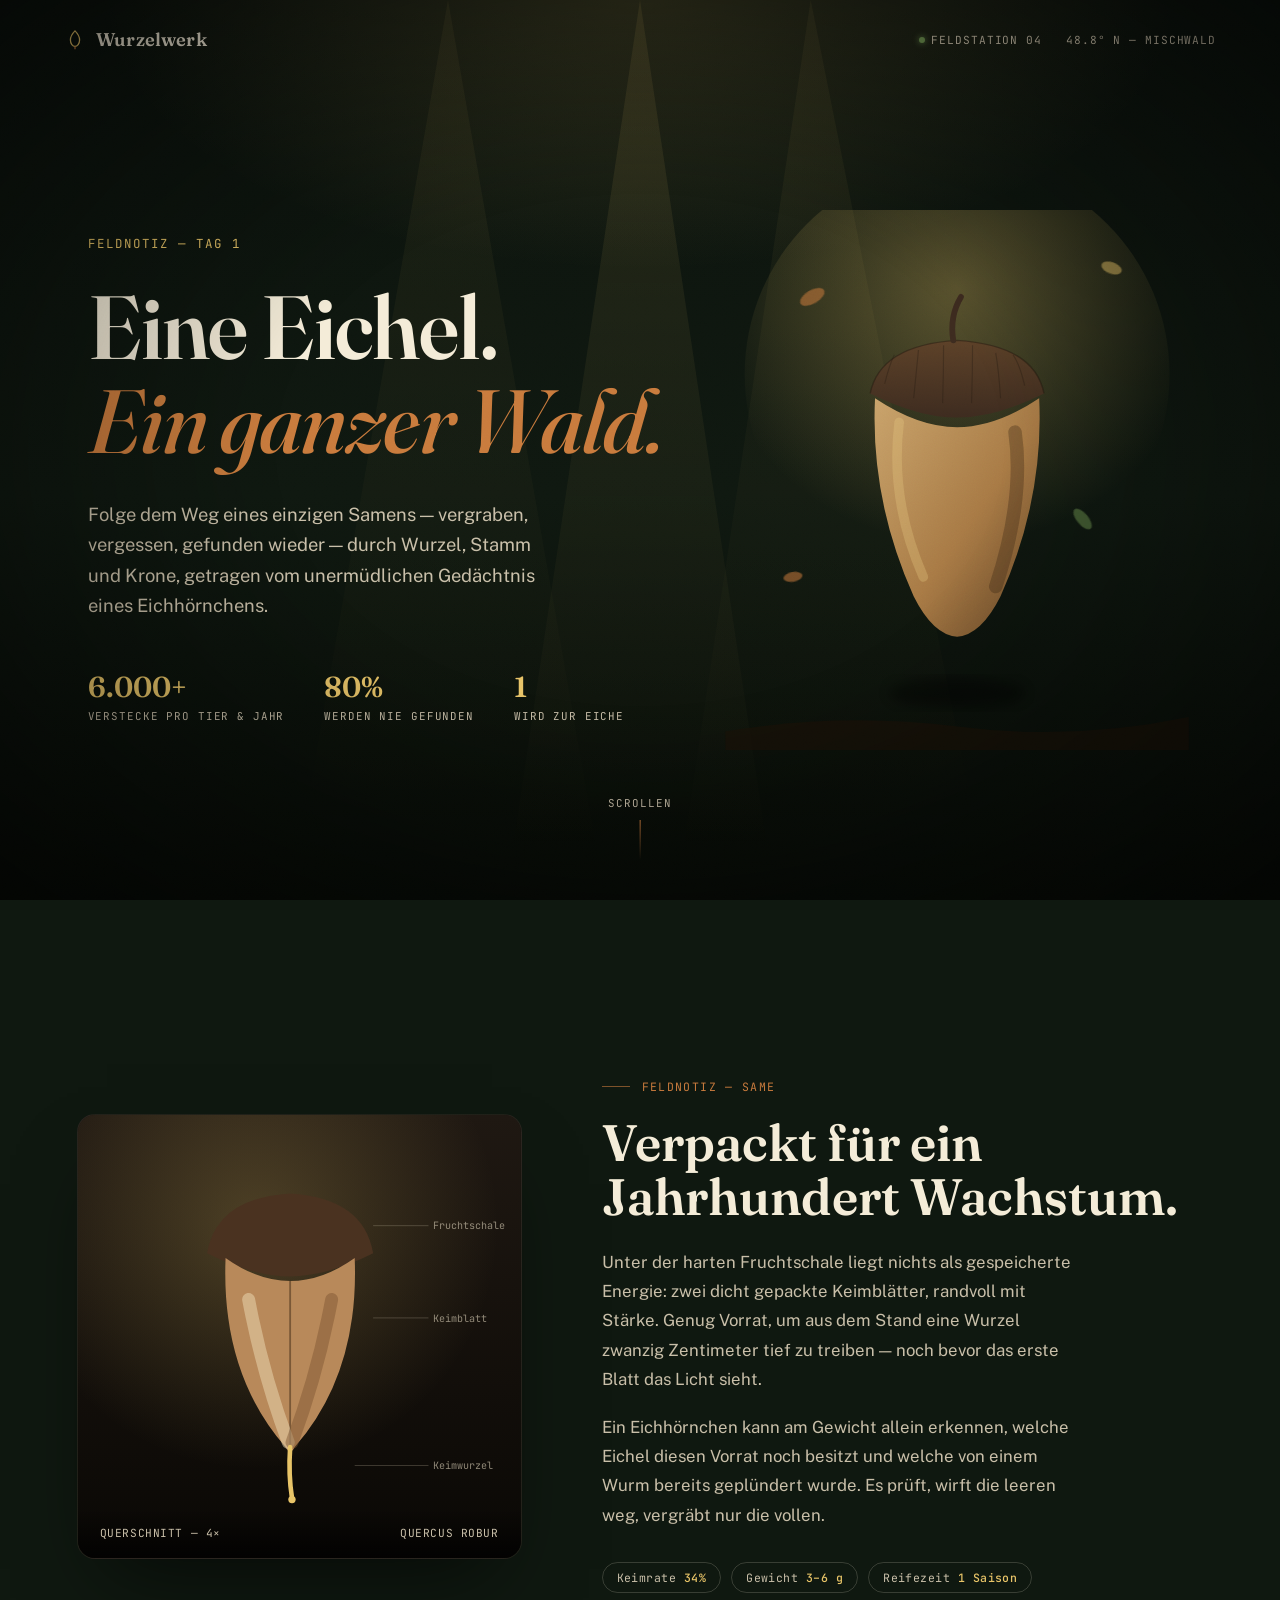
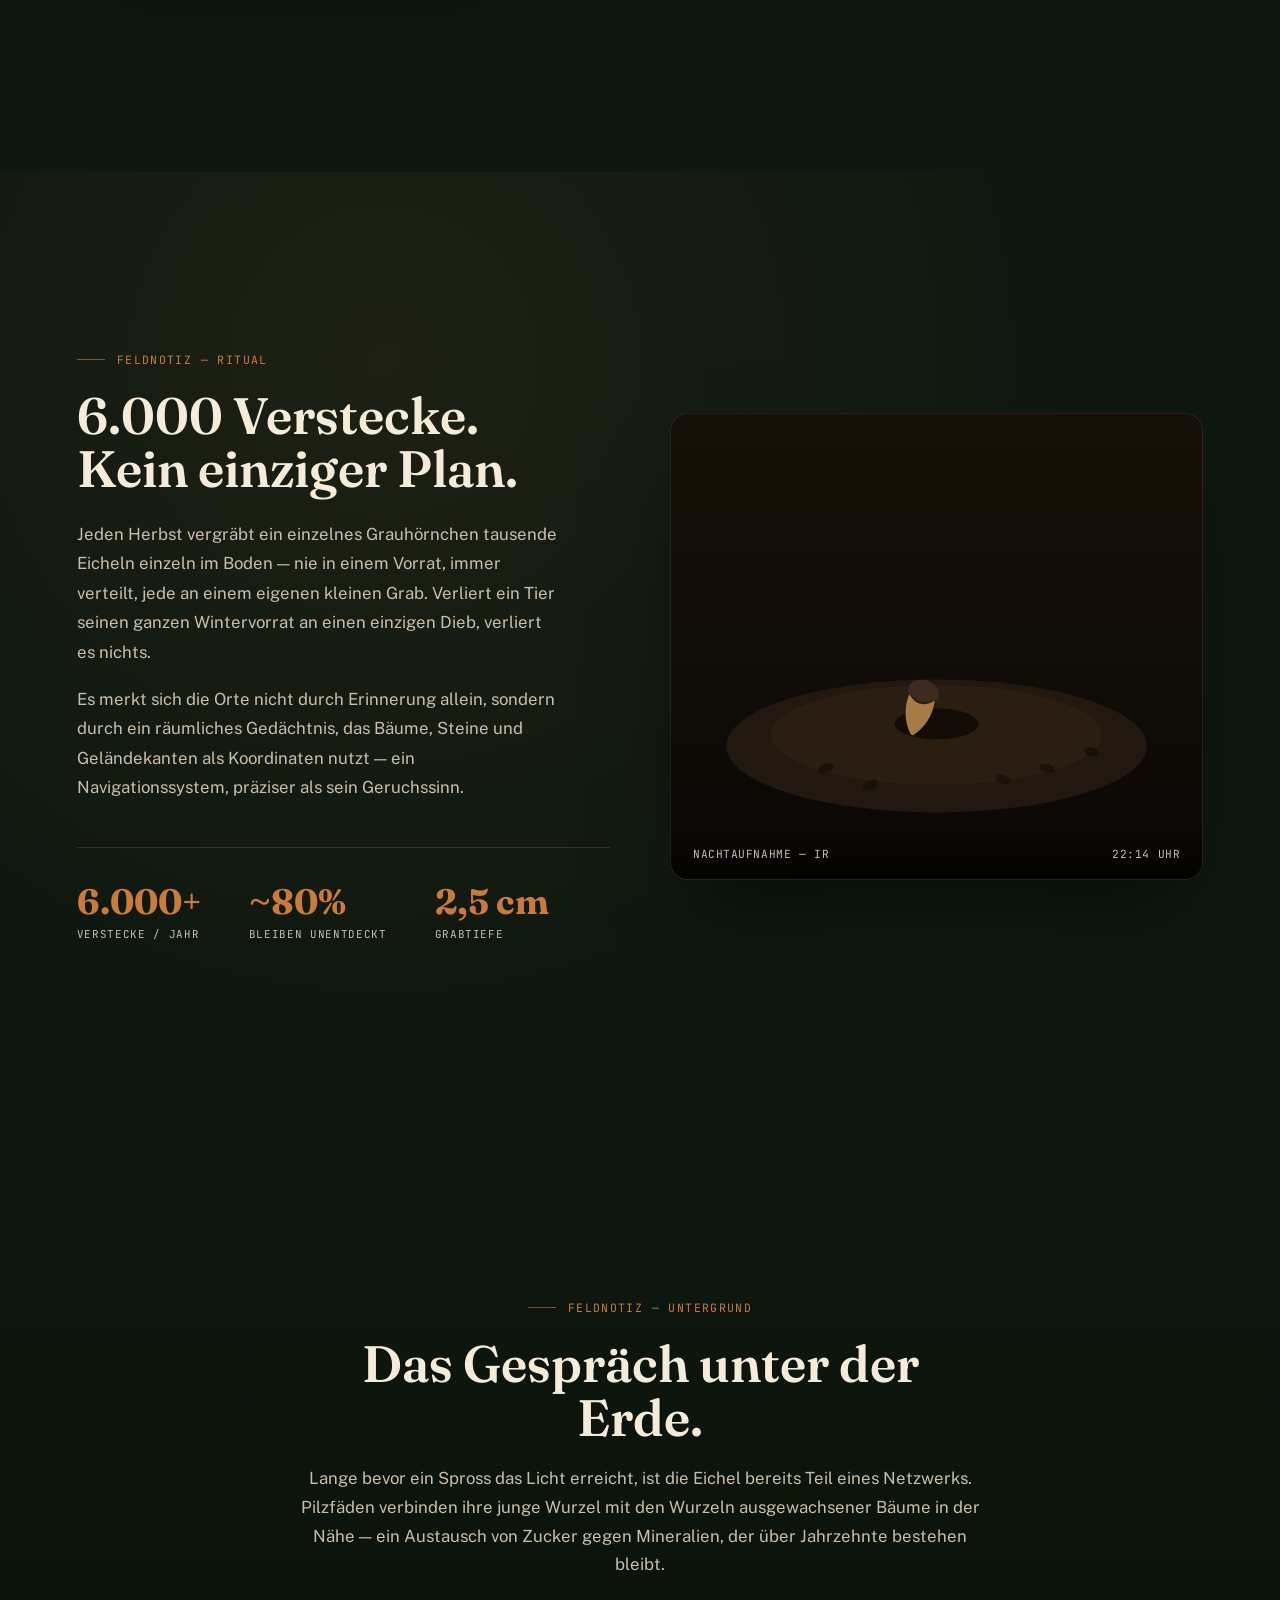
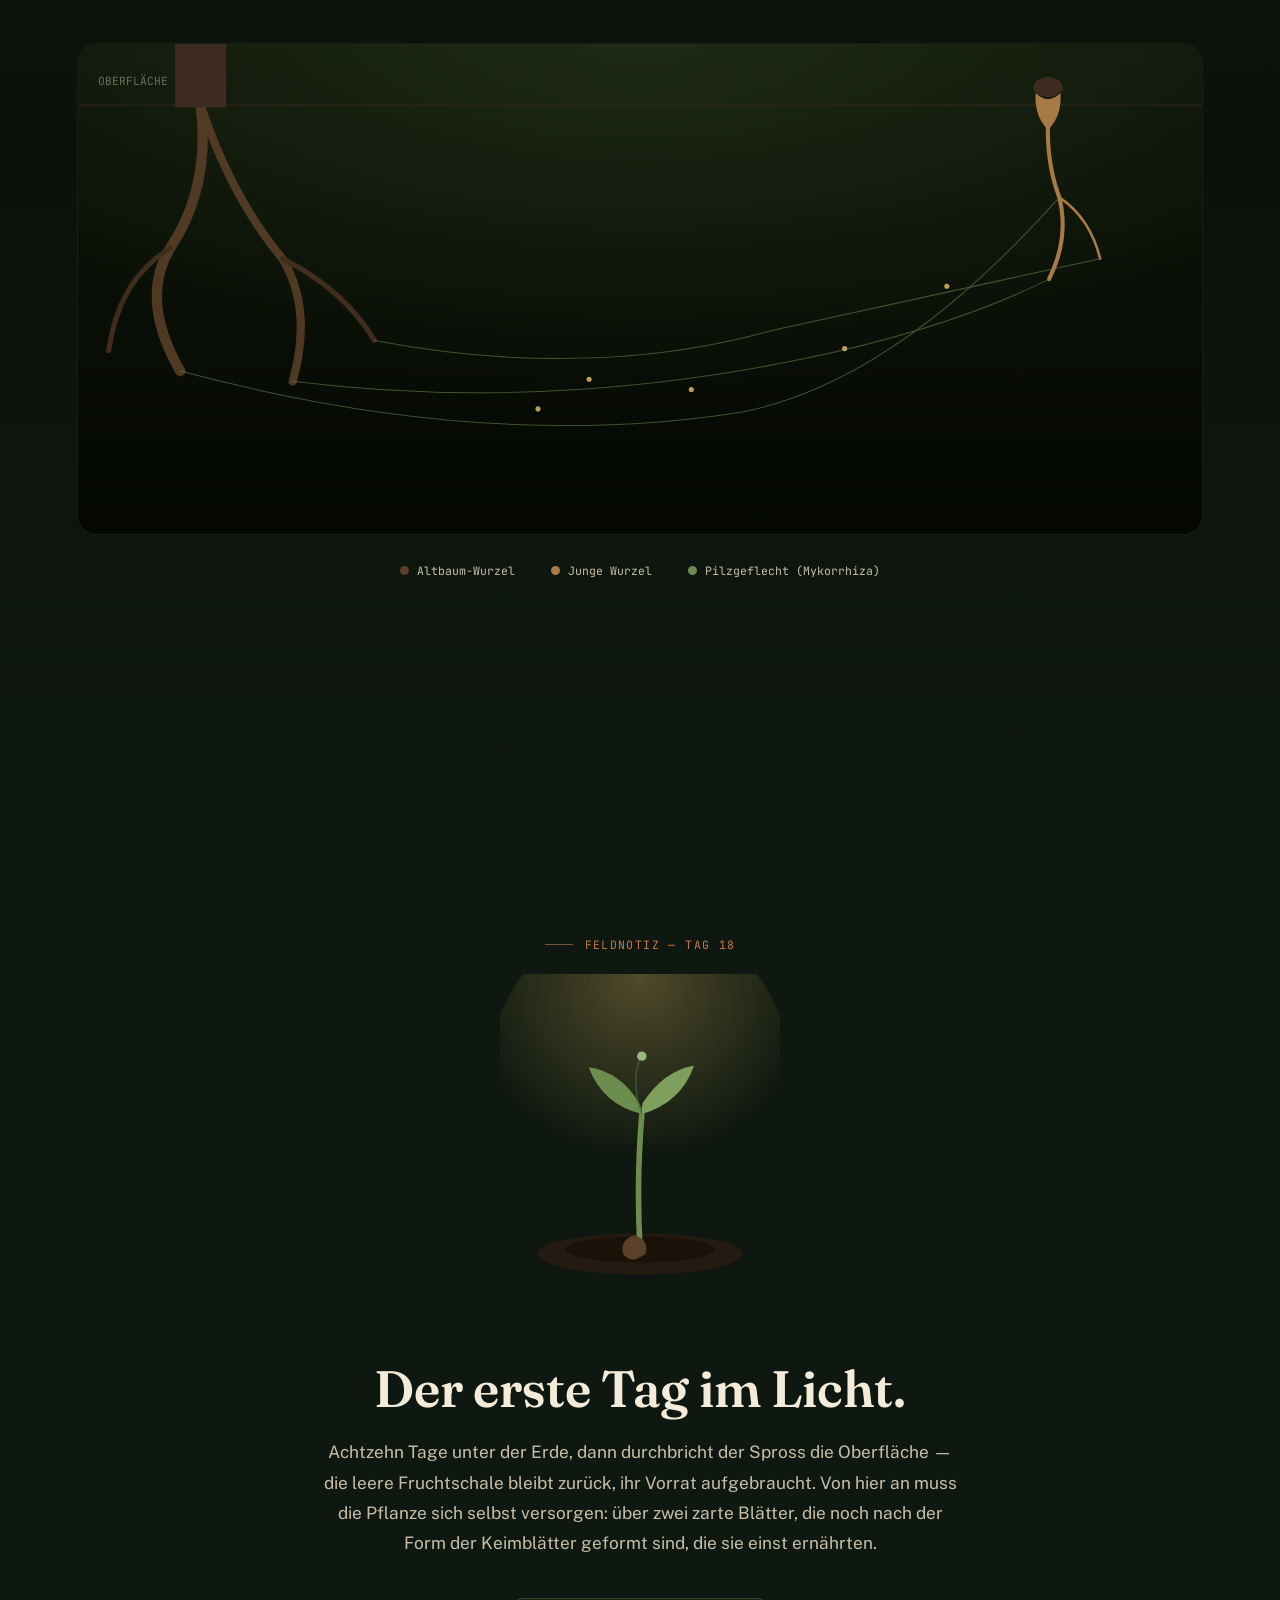
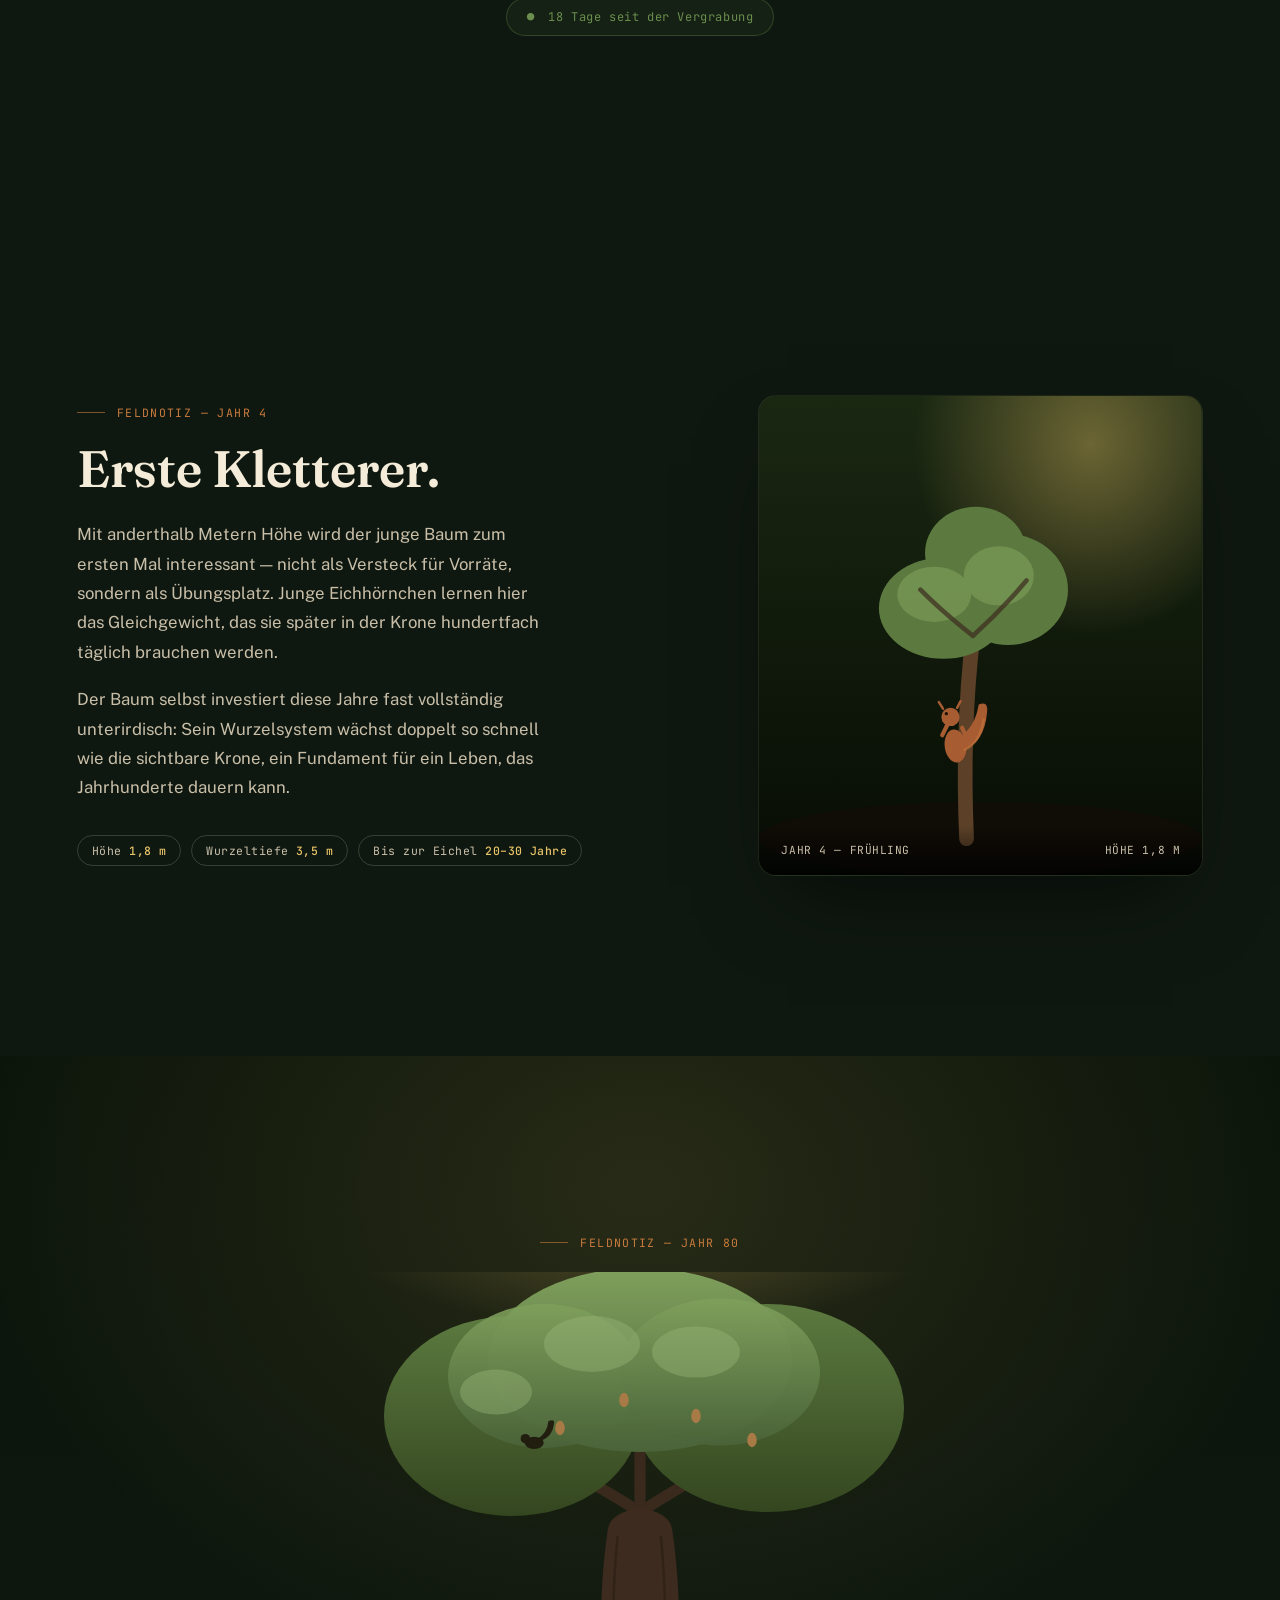
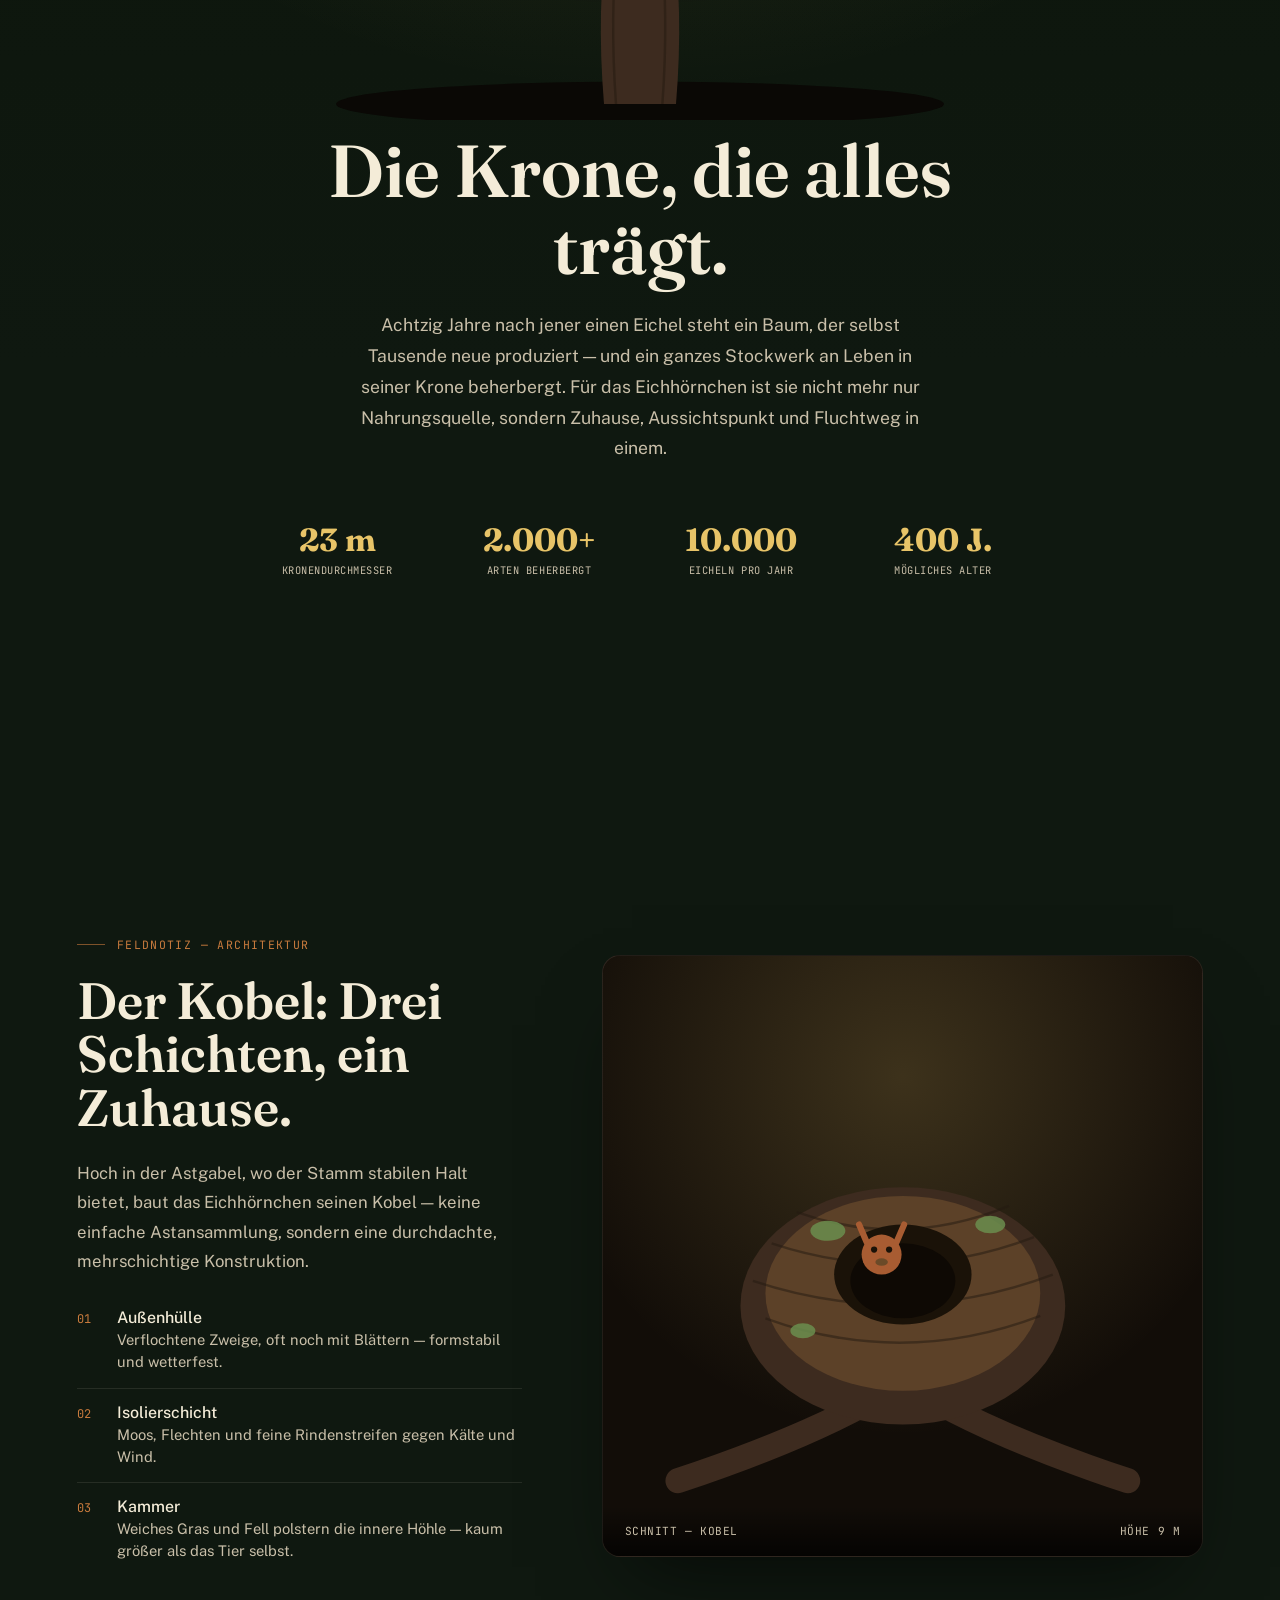
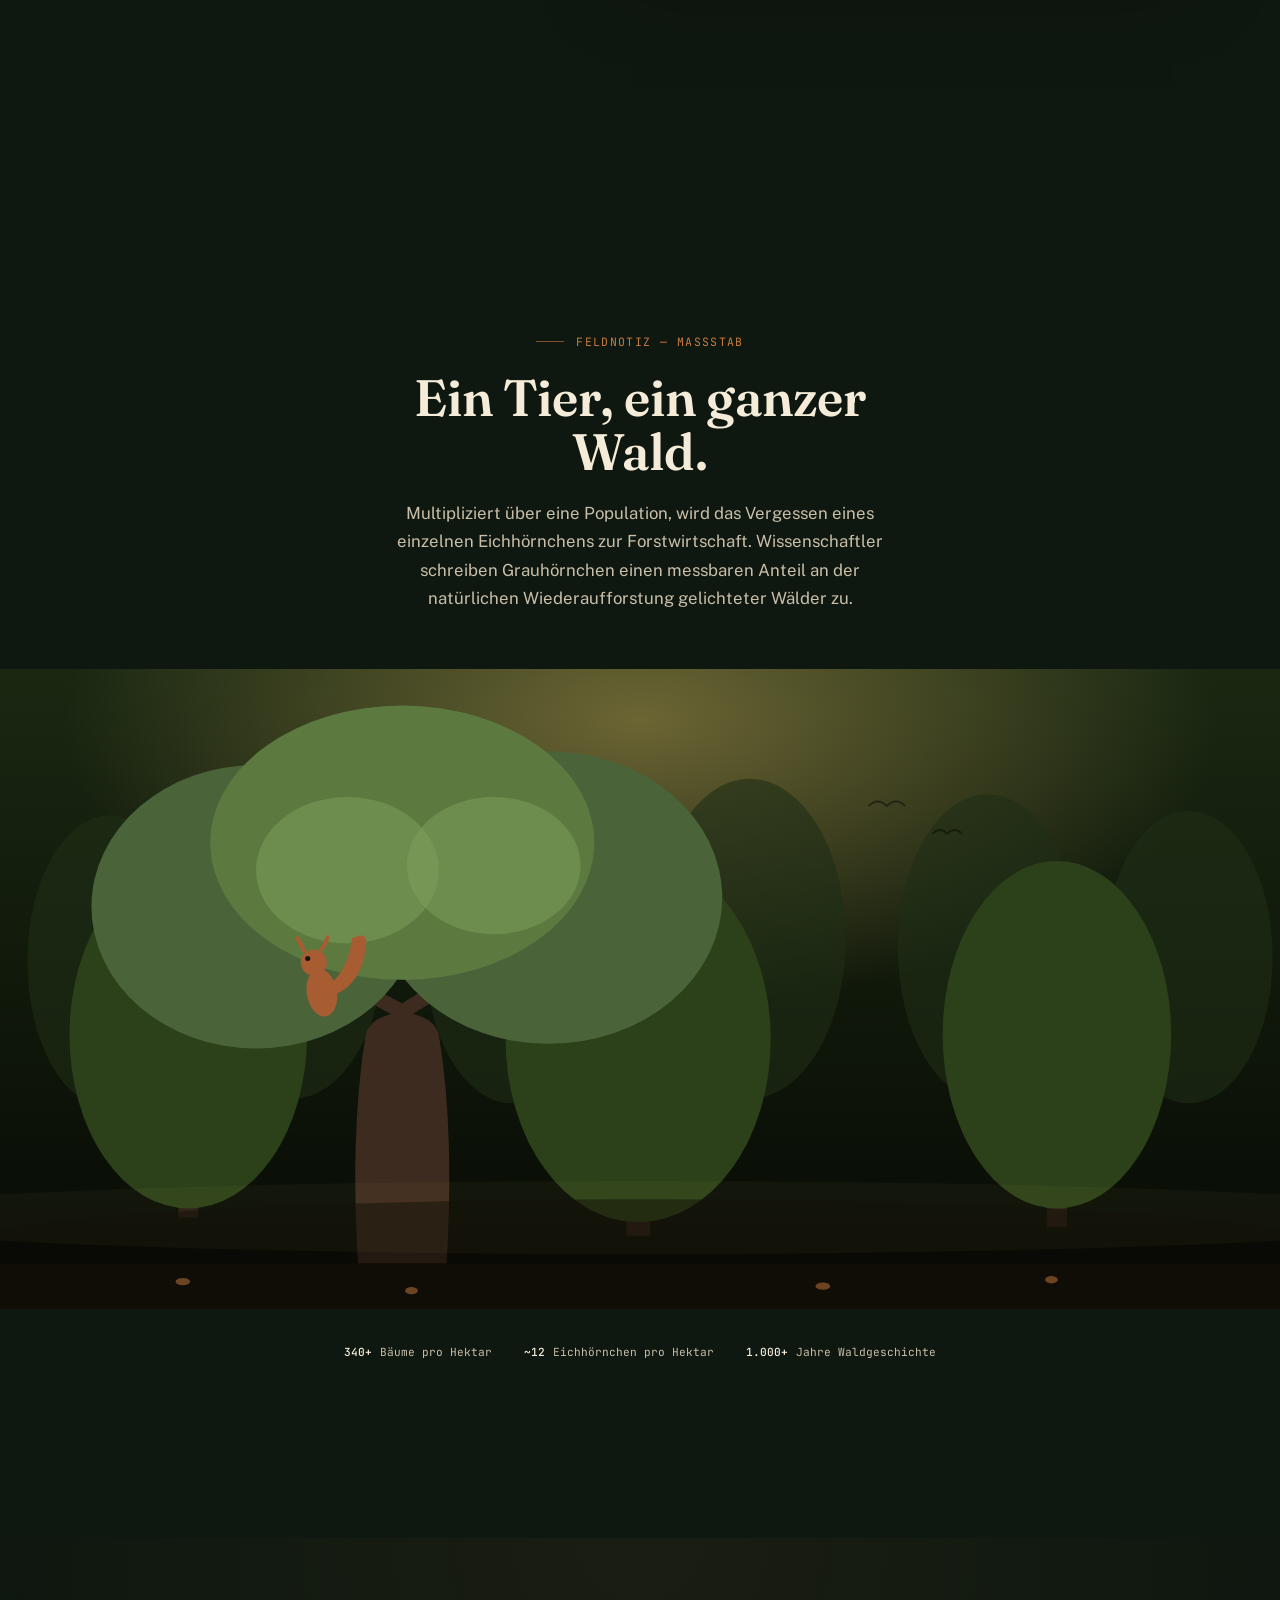
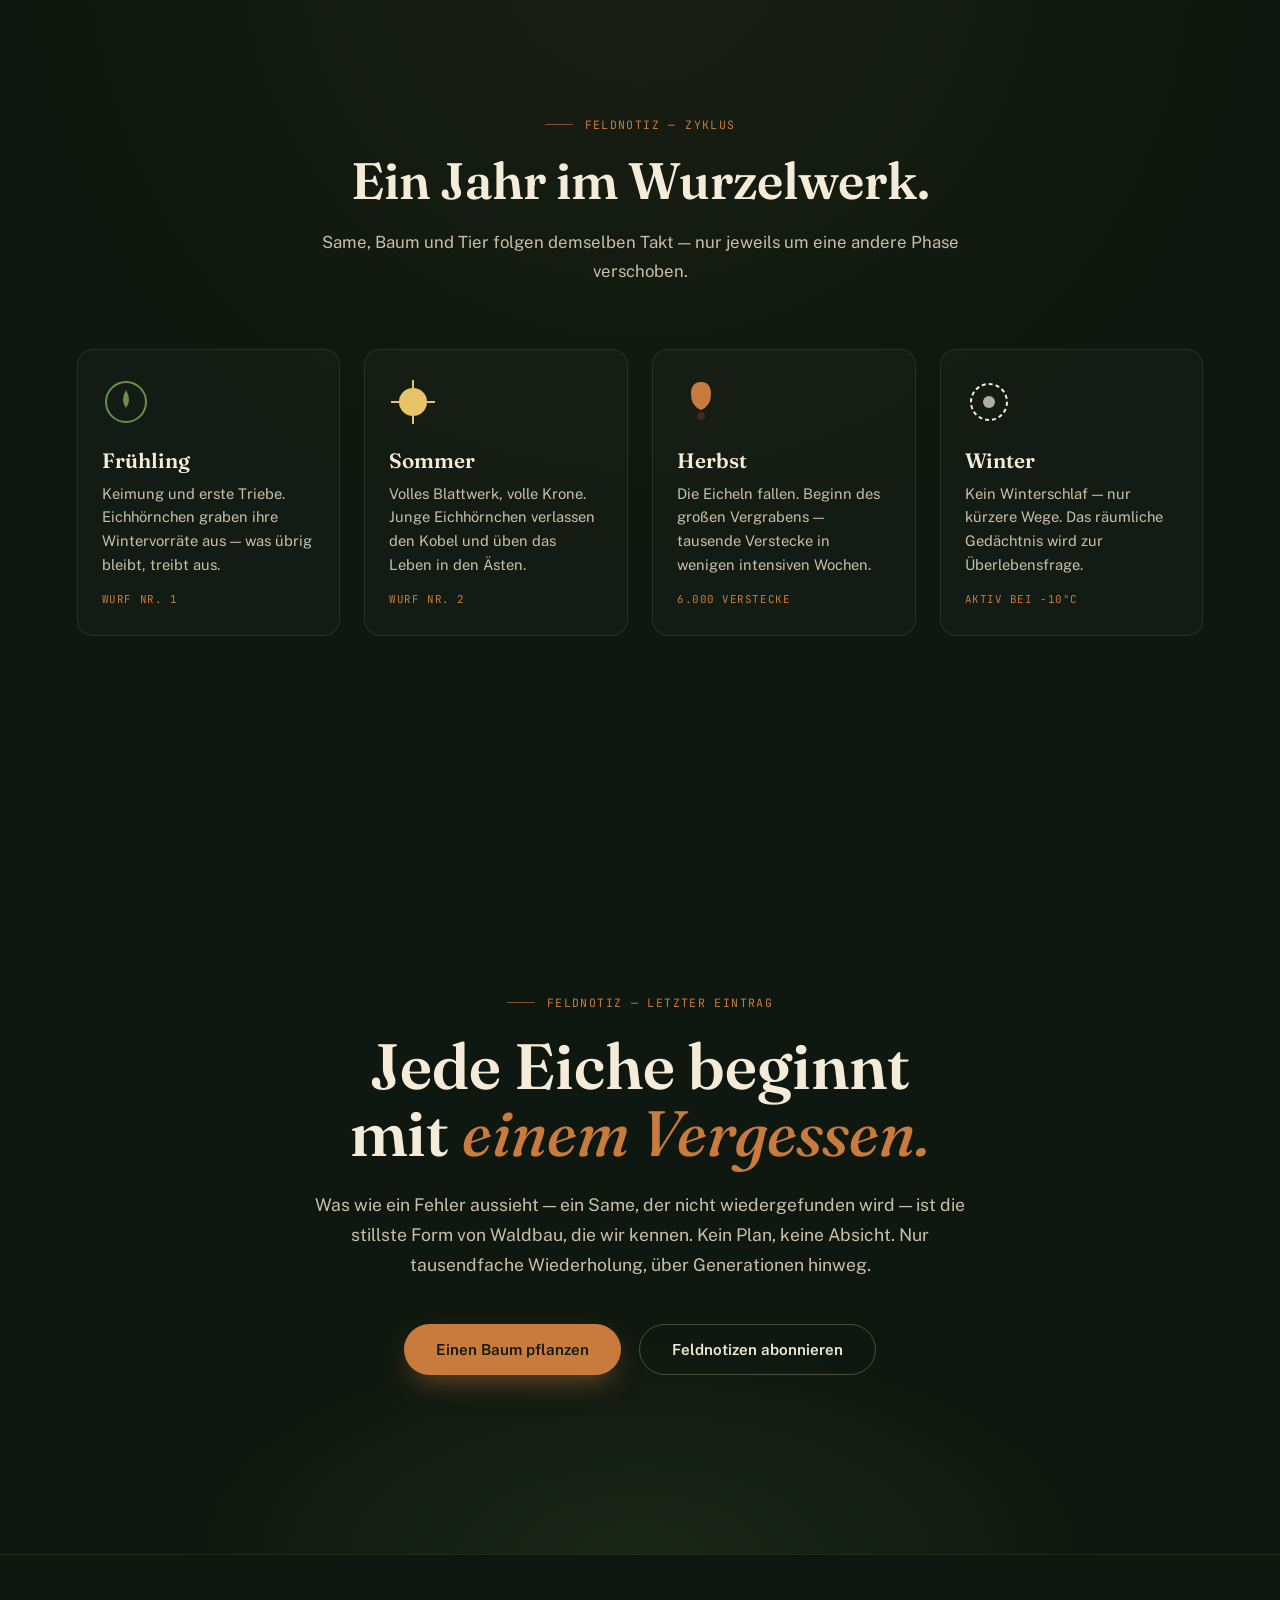
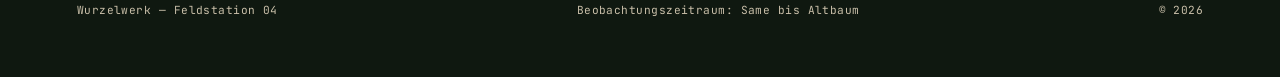
<file: index.html>
<!DOCTYPE html>
<html lang="de">
<head>
<meta charset="UTF-8">
<meta name="viewport" content="width=device-width, initial-scale=1.0">
<title>Wurzelwerk — Die Reise einer Eichel</title>
<link rel="preconnect" href="https://fonts.googleapis.com">
<link rel="preconnect" href="https://fonts.gstatic.com" crossorigin>
<link href="https://fonts.googleapis.com/css2?family=Fraunces:ital,opsz,wght@0,9..144,300;0,9..144,400;0,9..144,500;0,9..144,600;0,9..144,700;0,9..144,900;1,9..144,400;1,9..144,500&family=Public+Sans:wght@300;400;500;600;700&family=JetBrains+Mono:wght@400;500&display=swap" rel="stylesheet">
<style>
/* ===================================================================
   TOKENS
=================================================================== */
:root{
  --moss-black:   #0F1810;
  --bark-wet:      #3D2B1F;
  --bark-wet-2:    #2A1E15;
  --ember:         #C97B3D;
  --sun:           #E8C468;
  --leaf:          #6B8E4E;
  --leaf-deep:     #4A6339;
  --bone:          #F4ECD8;
  --bone-dim:      #C9BFA9;

  --display: 'Fraunces', serif;
  --body: 'Public Sans', sans-serif;
  --mono: 'JetBrains Mono', monospace;

  --container: 1180px;
  --section-pad: clamp(96px, 14vw, 180px);
}

*{margin:0;padding:0;box-sizing:border-box;}
html{scroll-behavior:smooth;}
body{
  background:var(--moss-black);
  color:var(--bone);
  font-family:var(--body);
  overflow-x:hidden;
  position:relative;
}

::selection{background:var(--ember);color:var(--moss-black);}

@media (prefers-reduced-motion: reduce){
  *{animation-duration:0.01ms !important;animation-iteration-count:1 !important;transition-duration:0.01ms !important;scroll-behavior:auto !important;}
}

a{color:inherit;text-decoration:none;}
img{max-width:100%;display:block;}

::-webkit-scrollbar{width:10px;}
::-webkit-scrollbar-track{background:var(--moss-black);}
::-webkit-scrollbar-thumb{background:var(--bark-wet);border-radius:6px;}

/* ===================================================================
   GRAIN / VIGNETTE OVERLAY (atmosphere)
=================================================================== */
.grain{
  position:fixed;inset:0;
  pointer-events:none;
  z-index:200;
  opacity:0.05;
  mix-blend-mode:overlay;
  background-image:url("data:image/svg+xml,%3Csvg xmlns='http://www.w3.org/2000/svg' width='200' height='200'%3E%3Cfilter id='n'%3E%3CfeTurbulence type='fractalNoise' baseFrequency='0.9' numOctaves='3' stitchTiles='stitch'/%3E%3C/filter%3E%3Crect width='100%25' height='100%25' filter='url(%23n)'/%3E%3C/svg%3E");
}
.vignette{
  position:fixed;inset:0;
  pointer-events:none;
  z-index:199;
  background:radial-gradient(ellipse at 50% 50%, transparent 40%, rgba(0,0,0,0.55) 100%);
}

/* ===================================================================
   GROWTH SPINE (the signature element)
   A single vertical line of root/branch that runs the length of the
   page and forks at section boundaries, drawn with scroll progress.
=================================================================== */
#spine-wrap{
  position:absolute;
  top:0;left:50%;
  transform:translateX(-50%);
  width:6px;
  height:100%;
  z-index:1;
  pointer-events:none;
}
#spine-svg{
  position:sticky;
  top:0;
  width:100%;
  height:100vh;
}
#spine-path{
  fill:none;
  stroke:var(--ember);
  stroke-width:2.5;
  opacity:0.5;
  filter:drop-shadow(0 0 8px rgba(201,123,61,0.45));
}

/* ===================================================================
   NAV
=================================================================== */
header{
  position:fixed;
  top:0;left:0;right:0;
  z-index:100;
  display:flex;
  align-items:center;
  justify-content:space-between;
  padding:28px clamp(24px, 5vw, 64px);
  mix-blend-mode:normal;
}
.brand{
  font-family:var(--display);
  font-weight:600;
  font-size:1.15rem;
  letter-spacing:0.01em;
  display:flex;
  align-items:center;
  gap:10px;
}
.brand-mark{width:22px;height:22px;}
.nav-field{
  font-family:var(--mono);
  font-size:0.7rem;
  letter-spacing:0.08em;
  text-transform:uppercase;
  color:var(--bone-dim);
  display:flex;
  gap:24px;
}
.nav-field span{display:flex;align-items:center;gap:6px;}
.dot-live{
  width:6px;height:6px;border-radius:50%;
  background:var(--leaf);
  box-shadow:0 0 6px var(--leaf);
  animation:pulse-dot 2.4s infinite ease-in-out;
}
@keyframes pulse-dot{0%,100%{opacity:1;}50%{opacity:0.35;}}

@media (max-width:720px){
  .nav-field{display:none;}
}

/* ===================================================================
   SECTION SCAFFOLD
=================================================================== */
section{
  position:relative;
  z-index:2;
  padding:var(--section-pad) clamp(24px, 6vw, 80px);
}
.container{
  max-width:var(--container);
  margin:0 auto;
  position:relative;
}

.eyebrow{
  font-family:var(--mono);
  font-size:0.72rem;
  letter-spacing:0.12em;
  text-transform:uppercase;
  color:var(--ember);
  display:flex;
  align-items:center;
  gap:12px;
  margin-bottom:22px;
}
.eyebrow::before{
  content:'';
  width:28px;height:1px;
  background:var(--ember);
  opacity:0.6;
}

h1,h2,h3{font-family:var(--display);font-weight:600;line-height:1.05;}

.reveal{
  opacity:0;
  transform:translateY(40px);
  transition:opacity 0.9s cubic-bezier(.16,1,.3,1), transform 0.9s cubic-bezier(.16,1,.3,1);
}
.reveal.in{opacity:1;transform:translateY(0);}
.reveal-delay-1{transition-delay:0.12s;}
.reveal-delay-2{transition-delay:0.24s;}
.reveal-delay-3{transition-delay:0.36s;}

/* ===================================================================
   HERO
=================================================================== */
#hero{
  min-height:100vh;
  display:flex;
  align-items:center;
  padding-top:140px;
  padding-bottom:80px;
  overflow:hidden;
}
#hero-bg{
  position:absolute;
  inset:0;
  z-index:0;
  background:
    radial-gradient(ellipse 70% 50% at 50% 0%, rgba(232,196,104,0.16), transparent 60%),
    linear-gradient(180deg, #0c130d 0%, var(--moss-black) 55%, #070b06 100%);
}
.hero-rays{
  position:absolute;
  inset:0;
  z-index:0;
  opacity:0.5;
}
.hero-grid{
  display:grid;
  grid-template-columns:1.1fr 0.9fr;
  gap:60px;
  align-items:center;
  position:relative;
  z-index:2;
}
.hero-kicker{
  font-family:var(--mono);
  font-size:0.78rem;
  letter-spacing:0.16em;
  text-transform:uppercase;
  color:var(--sun);
  margin-bottom:28px;
  display:block;
}
.hero-title{
  font-size:clamp(3rem, 7vw, 6.4rem);
  color:var(--bone);
  letter-spacing:-0.01em;
}
.hero-title em{
  font-style:italic;
  font-weight:500;
  color:var(--ember);
  display:block;
}
.hero-sub{
  margin-top:32px;
  font-size:1.15rem;
  line-height:1.65;
  color:var(--bone-dim);
  max-width:460px;
}
.hero-meta{
  margin-top:48px;
  display:flex;
  gap:40px;
  flex-wrap:wrap;
}
.hero-meta-item{
  font-family:var(--mono);
}
.hero-meta-num{
  font-family:var(--display);
  font-size:1.8rem;
  font-weight:600;
  color:var(--sun);
  display:block;
}
.hero-meta-label{
  font-size:0.68rem;
  letter-spacing:0.08em;
  text-transform:uppercase;
  color:var(--bone-dim);
}
.hero-visual{
  position:relative;
  aspect-ratio:1/1.15;
}
.scroll-cue{
  position:absolute;
  bottom:40px;
  left:50%;
  transform:translateX(-50%);
  display:flex;
  flex-direction:column;
  align-items:center;
  gap:10px;
  font-family:var(--mono);
  font-size:0.68rem;
  letter-spacing:0.1em;
  text-transform:uppercase;
  color:var(--bone-dim);
  z-index:5;
}
.scroll-cue-line{
  width:1px;height:40px;
  background:linear-gradient(180deg, var(--ember), transparent);
  animation:scroll-flow 1.8s infinite ease-in-out;
}
@keyframes scroll-flow{0%{transform:scaleY(0);transform-origin:top;}50%{transform:scaleY(1);transform-origin:top;}51%{transform-origin:bottom;}100%{transform:scaleY(0);transform-origin:bottom;}}

@media (max-width:900px){
  .hero-grid{grid-template-columns:1fr;}
  .hero-visual{aspect-ratio:1/0.9;order:-1;}
}
/* ===================================================================
   SECTION 02 — ANATOMY (split image / text, macro detail)
=================================================================== */
.split{
  display:grid;
  grid-template-columns:0.85fr 1.15fr;
  gap:80px;
  align-items:center;
}
.split.flip{grid-template-columns:1.15fr 0.85fr;}
.split.flip .split-visual{order:2;}
.split.flip .split-text{order:1;}

.split-text h2{
  font-size:clamp(2.2rem, 4vw, 3.4rem);
  margin-bottom:24px;
  color:var(--bone);
}
.split-text p{
  font-size:1.05rem;
  line-height:1.75;
  color:var(--bone-dim);
  max-width:480px;
}
.split-text p + p{margin-top:18px;}

.field-tags{
  display:flex;
  flex-wrap:wrap;
  gap:10px;
  margin-top:32px;
}
.field-tag{
  font-family:var(--mono);
  font-size:0.72rem;
  letter-spacing:0.04em;
  padding:7px 14px;
  border:1px solid rgba(244,236,216,0.18);
  border-radius:100px;
  color:var(--bone-dim);
}
.field-tag b{color:var(--sun);font-weight:500;}

.split-visual{position:relative;}
.visual-card{
  position:relative;
  border-radius:18px;
  overflow:hidden;
  background:linear-gradient(160deg, #1A1410, #0C0E08);
  border:1px solid rgba(244,236,216,0.08);
  box-shadow:0 40px 80px -30px rgba(0,0,0,0.6);
}
.visual-card svg{display:block;width:100%;height:auto;}
.visual-caption{
  position:absolute;
  bottom:0;left:0;right:0;
  padding:18px 22px;
  background:linear-gradient(0deg, rgba(0,0,0,0.75), transparent);
  font-family:var(--mono);
  font-size:0.7rem;
  letter-spacing:0.05em;
  color:var(--bone-dim);
  display:flex;
  justify-content:space-between;
}

@media (max-width:880px){
  .split,.split.flip{grid-template-columns:1fr;gap:48px;}
  .split.flip .split-visual,.split.flip .split-text{order:initial;}
}

/* ===================================================================
   SECTION 03 — THE CACHE (full-bleed dark, ritual feeling)
=================================================================== */
#cache{
  background:
    radial-gradient(circle at 30% 20%, rgba(201,123,61,0.08), transparent 55%),
    var(--moss-black);
}
.cache-grid{
  display:grid;
  grid-template-columns:1fr 1fr;
  gap:60px;
  align-items:center;
}
.cache-stat-row{
  display:flex;
  gap:48px;
  margin-top:44px;
  padding-top:32px;
  border-top:1px solid rgba(244,236,216,0.12);
}
.cache-stat b{
  font-family:var(--display);
  font-size:2.2rem;
  color:var(--ember);
  display:block;
}
.cache-stat span{
  font-family:var(--mono);
  font-size:0.68rem;
  text-transform:uppercase;
  letter-spacing:0.06em;
  color:var(--bone-dim);
}
@media (max-width:880px){
  .cache-grid{grid-template-columns:1fr;}
  .cache-stat-row{flex-wrap:wrap;gap:32px;}
}

/* ===================================================================
   SECTION 04 — ROOT NETWORK (full bleed banner, horizontal scroll feel)
=================================================================== */
#roots{
  background:linear-gradient(180deg, var(--moss-black) 0%, #0A1209 50%, var(--moss-black) 100%);
  padding-top:var(--section-pad);
}
.roots-head{
  text-align:center;
  max-width:680px;
  margin:0 auto 64px;
}
.roots-head h2{font-size:clamp(2.2rem,4vw,3.2rem);margin-bottom:20px;}
.roots-head p{color:var(--bone-dim);font-size:1.05rem;line-height:1.7;}
.roots-visual{
  position:relative;
  border-radius:20px;
  overflow:hidden;
  border:1px solid rgba(244,236,216,0.08);
  background:#070A05;
}
.roots-visual svg{width:100%;display:block;}
.roots-legend{
  display:flex;
  justify-content:center;
  gap:36px;
  margin-top:28px;
  flex-wrap:wrap;
}
.roots-legend-item{
  display:flex;
  align-items:center;
  gap:8px;
  font-family:var(--mono);
  font-size:0.72rem;
  color:var(--bone-dim);
}
.roots-legend-dot{width:9px;height:9px;border-radius:50%;}

/* ===================================================================
   SECTION 05 — KEIMLING (centered moment, vertical emphasis)
=================================================================== */
#sprout{
  display:flex;
  justify-content:center;
}
.sprout-inner{
  text-align:center;
  max-width:640px;
}
.sprout-visual{
  width:min(280px, 70vw);
  margin:0 auto 48px;
}
.sprout-inner h2{font-size:clamp(2.2rem,4vw,3.2rem);margin-bottom:22px;}
.sprout-inner p{color:var(--bone-dim);font-size:1.08rem;line-height:1.75;}
.sprout-timer{
  margin-top:40px;
  display:inline-flex;
  align-items:center;
  gap:14px;
  font-family:var(--mono);
  font-size:0.75rem;
  letter-spacing:0.05em;
  color:var(--leaf);
  padding:10px 20px;
  border:1px solid rgba(107,142,78,0.35);
  border-radius:100px;
  background:rgba(107,142,78,0.08);
}

/* ===================================================================
   SECTION 06 — JUNGER BAUM + ERSTES EICHHÖRNCHEN
=================================================================== */
#sapling .split-visual .visual-card{
  background:linear-gradient(160deg, #14200F, #0A1206);
}

/* ===================================================================
   SECTION 07 — AUSGEWACHSENE EICHE (full bleed hero moment, big canopy)
=================================================================== */
#oak{
  min-height:100vh;
  display:flex;
  align-items:center;
  position:relative;
  overflow:hidden;
}
#oak-bg{
  position:absolute;inset:0;z-index:0;
  background:
    radial-gradient(ellipse 80% 60% at 50% 10%, rgba(232,196,104,0.12), transparent 65%),
    linear-gradient(180deg, #0c150a, var(--moss-black) 70%);
}
.oak-content{
  position:relative;z-index:2;
  text-align:center;
  max-width:780px;
  margin:0 auto;
}
.oak-canopy-visual{
  width:min(640px, 90vw);
  margin:0 auto 8px;
}
.oak-content h2{
  font-size:clamp(2.6rem, 6vw, 4.6rem);
  margin-bottom:24px;
}
.oak-content p{
  color:var(--bone-dim);
  font-size:1.1rem;
  line-height:1.75;
  max-width:560px;
  margin:0 auto;
}
.oak-stats{
  margin-top:56px;
  display:grid;
  grid-template-columns:repeat(4,1fr);
  gap:28px;
  text-align:center;
}
.oak-stats div b{
  display:block;
  font-family:var(--display);
  font-size:2rem;
  color:var(--sun);
}
.oak-stats div span{
  font-family:var(--mono);
  font-size:0.65rem;
  text-transform:uppercase;
  letter-spacing:0.05em;
  color:var(--bone-dim);
}
@media (max-width:720px){
  .oak-stats{grid-template-columns:repeat(2,1fr);gap:32px;}
}

/* ===================================================================
   SECTION 08 — KOBEL / NEST ARCHITEKTUR
=================================================================== */
#nest .split-visual .visual-card{
  background:linear-gradient(160deg, #1F1610, #0A0805);
}
.nest-layers{
  margin-top:32px;
  display:flex;
  flex-direction:column;
  gap:14px;
}
.nest-layer{
  display:flex;
  align-items:baseline;
  gap:16px;
  padding-bottom:14px;
  border-bottom:1px solid rgba(244,236,216,0.1);
}
.nest-layer:last-child{border-bottom:none;}
.nest-layer-num{
  font-family:var(--mono);
  font-size:0.75rem;
  color:var(--ember);
  flex-shrink:0;
  width:24px;
}
.nest-layer-text b{display:block;color:var(--bone);font-weight:500;margin-bottom:2px;}
.nest-layer-text span{color:var(--bone-dim);font-size:0.92rem;line-height:1.5;}

/* ===================================================================
   SECTION 09 — WALD-ÖKOSYSTEM (wide panorama, multi layer parallax)
=================================================================== */
#forest{
  padding-left:0;padding-right:0;
  overflow:hidden;
}
.forest-head{
  text-align:center;
  max-width:680px;
  margin:0 auto 56px;
  padding:0 clamp(24px,6vw,80px);
}
.forest-head h2{font-size:clamp(2.2rem,4vw,3.2rem);margin-bottom:20px;}
.forest-head p{color:var(--bone-dim);font-size:1.05rem;line-height:1.7;}
.forest-panorama{
  position:relative;
  width:100%;
  aspect-ratio:16/8;
  overflow:hidden;
}
.forest-panorama svg{position:absolute;inset:0;width:100%;height:100%;}
.forest-credits{
  display:flex;
  justify-content:center;
  gap:32px;
  flex-wrap:wrap;
  margin-top:36px;
  padding:0 clamp(24px,6vw,80px);
}
.forest-credit{
  font-family:var(--mono);
  font-size:0.7rem;
  color:var(--bone-dim);
  display:flex;
  align-items:center;
  gap:8px;
}
.forest-credit b{color:var(--bone);font-weight:500;}

/* ===================================================================
   SECTION 10 — JAHRESZEITEN-ZYKLUS
=================================================================== */
#seasons{
  background:radial-gradient(circle at 50% 0%, rgba(201,123,61,0.06), transparent 60%);
}
.seasons-head{
  text-align:center;
  max-width:680px;
  margin:0 auto 64px;
}
.seasons-head h2{font-size:clamp(2.2rem,4vw,3.2rem);margin-bottom:20px;}
.seasons-head p{color:var(--bone-dim);font-size:1.05rem;line-height:1.7;}
.seasons-ring{
  display:grid;
  grid-template-columns:repeat(4,1fr);
  gap:24px;
}
.season-card{
  border:1px solid rgba(244,236,216,0.1);
  border-radius:16px;
  padding:28px 24px;
  background:rgba(244,236,216,0.02);
  transition:transform 0.4s cubic-bezier(.16,1,.3,1), border-color 0.4s;
}
.season-card:hover{
  transform:translateY(-6px);
  border-color:rgba(232,196,104,0.3);
}
.season-icon{width:48px;height:48px;margin-bottom:20px;}
.season-card h3{font-size:1.3rem;margin-bottom:10px;color:var(--bone);}
.season-card p{font-size:0.92rem;line-height:1.6;color:var(--bone-dim);}
.season-tag{
  display:inline-block;
  margin-top:16px;
  font-family:var(--mono);
  font-size:0.68rem;
  letter-spacing:0.05em;
  text-transform:uppercase;
  color:var(--ember);
}
@media (max-width:880px){
  .seasons-ring{grid-template-columns:repeat(2,1fr);}
}
@media (max-width:560px){
  .seasons-ring{grid-template-columns:1fr;}
}

/* ===================================================================
   SECTION 11 — CLOSING / CTA
=================================================================== */
#closing{
  position:relative;
  text-align:center;
  overflow:hidden;
}
#closing-bg{
  position:absolute;inset:0;z-index:0;
  background:
    radial-gradient(ellipse 60% 50% at 50% 100%, rgba(107,142,78,0.12), transparent 60%),
    var(--moss-black);
}
.closing-inner{
  position:relative;z-index:2;
  max-width:680px;
  margin:0 auto;
}
.closing-inner h2{
  font-size:clamp(2.4rem, 5vw, 4rem);
  margin-bottom:24px;
}
.closing-inner h2 em{
  font-style:italic;
  color:var(--ember);
  font-weight:500;
}
.closing-inner p{
  color:var(--bone-dim);
  font-size:1.1rem;
  line-height:1.7;
  margin-bottom:44px;
}
.closing-actions{
  display:flex;
  gap:18px;
  justify-content:center;
  flex-wrap:wrap;
}
.btn{
  font-family:var(--body);
  font-weight:600;
  font-size:0.95rem;
  padding:16px 32px;
  border-radius:100px;
  cursor:pointer;
  border:none;
  transition:transform 0.3s cubic-bezier(.16,1,.3,1), box-shadow 0.3s;
}
.btn:focus-visible{outline:2px solid var(--sun);outline-offset:3px;}
.btn-primary{
  background:var(--ember);
  color:var(--moss-black);
  box-shadow:0 12px 30px -10px rgba(201,123,61,0.6);
}
.btn-primary:hover{transform:translateY(-3px);box-shadow:0 16px 36px -8px rgba(201,123,61,0.7);}
.btn-secondary{
  background:transparent;
  color:var(--bone);
  border:1px solid rgba(244,236,216,0.25);
}
.btn-secondary:hover{border-color:rgba(244,236,216,0.5);transform:translateY(-3px);}

footer{
  position:relative;z-index:2;
  padding:48px clamp(24px,6vw,80px) 60px;
  display:flex;
  justify-content:space-between;
  align-items:center;
  flex-wrap:wrap;
  gap:20px;
  border-top:1px solid rgba(244,236,216,0.08);
  font-family:var(--mono);
  font-size:0.7rem;
  color:var(--bone-dim);
  letter-spacing:0.04em;
}
</style>
</head>
<body>

<div class="grain"></div>
<div class="vignette"></div>

<div id="spine-wrap">
  <svg id="spine-svg" viewBox="0 0 6 100" preserveAspectRatio="none">
    <path id="spine-path" d="M3,0 L3,100"/>
  </svg>
</div>

<header>
  <div class="brand">
    <svg class="brand-mark" viewBox="0 0 24 24" fill="none">
      <path d="M12 2C12 2 7 7 7 12C7 16 9.5 19 12 19C14.5 19 17 16 17 12C17 7 12 2 12 2Z" stroke="#E8C468" stroke-width="1.4"/>
      <path d="M12 19V22" stroke="#C97B3D" stroke-width="1.4"/>
    </svg>
    Wurzelwerk
  </div>
  <div class="nav-field">
    <span><i class="dot-live"></i> Feldstation 04</span>
    <span>48.8° N — Mischwald</span>
  </div>
</header>

<!-- ============================ HERO ============================ -->
<section id="hero">
  <div id="hero-bg"></div>
  <svg class="hero-rays" viewBox="0 0 1200 800" preserveAspectRatio="xMidYMid slice">
    <defs>
      <linearGradient id="rayGrad" x1="0" y1="0" x2="0" y2="1">
        <stop offset="0%" stop-color="#E8C468" stop-opacity="0.22"/>
        <stop offset="100%" stop-color="#E8C468" stop-opacity="0"/>
      </linearGradient>
    </defs>
    <polygon points="600,0 480,800 720,800" fill="url(#rayGrad)"/>
    <polygon points="420,0 280,800 560,800" fill="url(#rayGrad)" opacity="0.6"/>
    <polygon points="760,0 640,800 920,800" fill="url(#rayGrad)" opacity="0.6"/>
  </svg>

  <div class="container">
    <div class="hero-grid">
      <div>
        <span class="hero-kicker reveal in">Feldnotiz — Tag 1</span>
        <h1 class="hero-title reveal in reveal-delay-1">Eine Eichel.<br><em>Ein ganzer Wald.</em></h1>
        <p class="hero-sub reveal in reveal-delay-2">Folge dem Weg eines einzigen Samens — vergraben, vergessen, gefunden wieder — durch Wurzel, Stamm und Krone, getragen vom unermüdlichen Gedächtnis eines Eichhörnchens.</p>
        <div class="hero-meta reveal in reveal-delay-3">
          <div class="hero-meta-item"><span class="hero-meta-num">6.000+</span><span class="hero-meta-label">Verstecke pro Tier &amp; Jahr</span></div>
          <div class="hero-meta-item"><span class="hero-meta-num">80%</span><span class="hero-meta-label">Werden nie gefunden</span></div>
          <div class="hero-meta-item"><span class="hero-meta-num">1</span><span class="hero-meta-label">Wird zur Eiche</span></div>
        </div>
      </div>
      <div class="hero-visual" id="hero-visual-slot">
        <svg viewBox="0 0 480 560" width="100%" height="100%" style="position:absolute;inset:0;">
          <defs>
            <radialGradient id="heroGlow" cx="50%" cy="30%" r="60%">
              <stop offset="0%" stop-color="#E8C468" stop-opacity="0.35"/>
              <stop offset="100%" stop-color="#E8C468" stop-opacity="0"/>
            </radialGradient>
            <linearGradient id="acornCapG" x1="0" y1="0" x2="0" y2="1">
              <stop offset="0%" stop-color="#5C4128"/>
              <stop offset="100%" stop-color="#3D2B1F"/>
            </linearGradient>
            <linearGradient id="acornBodyG" x1="0" y1="0" x2="1" y2="1">
              <stop offset="0%" stop-color="#C9A36B"/>
              <stop offset="55%" stop-color="#A87A45"/>
              <stop offset="100%" stop-color="#6B4A28"/>
            </linearGradient>
            <filter id="softBlur"><feGaussianBlur stdDeviation="6"/></filter>
          </defs>

          <circle cx="240" cy="170" r="220" fill="url(#heroGlow)"/>

          <!-- falling leaves, ambient -->
          <g opacity="0.55">
            <ellipse cx="90" cy="90" rx="14" ry="7" fill="#C97B3D" transform="rotate(-30 90 90)"/>
            <ellipse cx="400" cy="60" rx="11" ry="6" fill="#E8C468" transform="rotate(20 400 60)"/>
            <ellipse cx="370" cy="320" rx="13" ry="6" fill="#6B8E4E" transform="rotate(50 370 320)"/>
            <ellipse cx="70" cy="380" rx="10" ry="5" fill="#C97B3D" transform="rotate(-10 70 380)"/>
          </g>

          <!-- acorn shadow -->
          <ellipse cx="240" cy="500" rx="70" ry="16" fill="#000" opacity="0.4" filter="url(#softBlur)"/>

          <!-- acorn group -->
          <g>
            <!-- cap -->
            <path d="M150,190 Q160,140 240,135 Q320,140 330,190 Q280,215 240,215 Q200,215 150,190 Z" fill="url(#acornCapG)"/>
            <path d="M150,190 Q160,140 240,135 Q320,140 330,190" fill="none" stroke="#241A11" stroke-width="1.5" opacity="0.5"/>
            <!-- cap texture lines -->
            <g stroke="#241A11" stroke-width="1.2" opacity="0.35" fill="none">
              <path d="M165,180 Q170,160 175,150"/>
              <path d="M195,195 Q198,165 200,145"/>
              <path d="M225,200 Q226,170 226,140"/>
              <path d="M255,200 Q256,170 256,140"/>
              <path d="M285,195 Q283,165 280,148"/>
              <path d="M310,182 Q305,160 298,150"/>
            </g>
            <!-- stem -->
            <path d="M236,135 Q232,110 244,90" stroke="#3D2B1F" stroke-width="6" fill="none" stroke-linecap="round"/>

            <!-- body -->
            <path d="M155,195 Q150,300 195,400 Q215,440 240,442 Q265,440 285,400 Q330,300 325,195 Q280,225 240,225 Q200,225 155,195 Z" fill="url(#acornBodyG)"/>
            <!-- body highlight -->
            <path d="M180,220 Q170,300 205,380" stroke="#E8C982" stroke-width="10" opacity="0.3" fill="none" stroke-linecap="round"/>
            <!-- body shading right -->
            <path d="M300,230 Q310,300 280,390" stroke="#3D2814" stroke-width="14" opacity="0.35" fill="none" stroke-linecap="round"/>
          </g>

          <!-- ground hint -->
          <path d="M0,540 Q120,520 240,535 Q360,550 480,525 L480,560 L0,560 Z" fill="#1A1208" opacity="0.7"/>
        </svg>
      </div>
    </div>
  </div>

  <div class="scroll-cue">
    <span>Scrollen</span>
    <div class="scroll-cue-line"></div>
  </div>
</section>

<!-- ====================== 02 — ANATOMIE ====================== -->
<section id="anatomy">
  <div class="container">
    <div class="split">
      <div class="split-visual reveal">
        <div class="visual-card">
          <svg viewBox="0 0 480 480" width="100%">
            <defs>
              <linearGradient id="anatBg" x1="0" y1="0" x2="0" y2="1">
                <stop offset="0%" stop-color="#1F1812"/>
                <stop offset="100%" stop-color="#0A0805"/>
              </linearGradient>
              <radialGradient id="anatSpot" cx="40%" cy="25%" r="55%">
                <stop offset="0%" stop-color="#E8C468" stop-opacity="0.25"/>
                <stop offset="100%" stop-color="#E8C468" stop-opacity="0"/>
              </radialGradient>
            </defs>
            <rect width="480" height="480" fill="url(#anatBg)"/>
            <rect width="480" height="480" fill="url(#anatSpot)"/>
            <!-- cross-section acorn -->
            <g transform="translate(140,60)">
              <path d="M0,90 Q10,30 90,25 Q170,30 180,90 Q130,115 90,115 Q50,115 0,90 Z" fill="#4A3220"/>
              <path d="M20,95 Q15,220 85,300 Q90,310 95,300 Q165,220 160,95 Q125,120 90,120 Q55,120 20,95 Z" fill="#B8895A"/>
              <!-- inner cotyledon split -->
              <path d="M90,120 L90,300" stroke="#3D2814" stroke-width="2" opacity="0.5"/>
              <path d="M45,140 Q60,220 88,295" fill="none" stroke="#E8D4AE" stroke-width="14" opacity="0.55" stroke-linecap="round"/>
              <path d="M135,140 Q120,220 92,295" fill="none" stroke="#7A5230" stroke-width="14" opacity="0.45" stroke-linecap="round"/>
              <!-- emerging radicle -->
              <path d="M90,300 Q88,330 92,355" stroke="#E8C468" stroke-width="5" fill="none" stroke-linecap="round"/>
              <circle cx="92" cy="357" r="4" fill="#E8C468"/>
            </g>
            <g font-family="JetBrains Mono" font-size="11" fill="#C9BFA9" opacity="0.7">
              <line x1="320" y1="120" x2="380" y2="120" stroke="#C9BFA9" stroke-width="1" opacity="0.4"/>
              <text x="385" y="124">Fruchtschale</text>
              <line x1="320" y1="220" x2="380" y2="220" stroke="#C9BFA9" stroke-width="1" opacity="0.4"/>
              <text x="385" y="224">Keimblatt</text>
              <line x1="300" y1="380" x2="380" y2="380" stroke="#C9BFA9" stroke-width="1" opacity="0.4"/>
              <text x="385" y="384">Keimwurzel</text>
            </g>
          </svg>
          <div class="visual-caption"><span>QUERSCHNITT — 4×</span><span>QUERCUS ROBUR</span></div>
        </div>
      </div>
      <div class="split-text">
        <span class="eyebrow">Feldnotiz — Same</span>
        <h2 class="reveal">Verpackt für ein<br>Jahrhundert Wachstum.</h2>
        <p class="reveal reveal-delay-1">Unter der harten Fruchtschale liegt nichts als gespeicherte Energie: zwei dicht gepackte Keimblätter, randvoll mit Stärke. Genug Vorrat, um aus dem Stand eine Wurzel zwanzig Zentimeter tief zu treiben — noch bevor das erste Blatt das Licht sieht.</p>
        <p class="reveal reveal-delay-2">Ein Eichhörnchen kann am Gewicht allein erkennen, welche Eichel diesen Vorrat noch besitzt und welche von einem Wurm bereits geplündert wurde. Es prüft, wirft die leeren weg, vergräbt nur die vollen.</p>
        <div class="field-tags reveal reveal-delay-3">
          <div class="field-tag">Keimrate <b>34%</b></div>
          <div class="field-tag">Gewicht <b>3–6 g</b></div>
          <div class="field-tag">Reifezeit <b>1 Saison</b></div>
        </div>
      </div>
    </div>
  </div>
</section>

<!-- ====================== 03 — DAS VERSTECK ====================== -->
<section id="cache">
  <div class="container">
    <div class="cache-grid">
      <div class="split-text">
        <span class="eyebrow">Feldnotiz — Ritual</span>
        <h2 class="reveal">6.000 Verstecke.<br>Kein einziger Plan.</h2>
        <p class="reveal reveal-delay-1">Jeden Herbst vergräbt ein einzelnes Grauhörnchen tausende Eicheln einzeln im Boden — nie in einem Vorrat, immer verteilt, jede an einem eigenen kleinen Grab. Verliert ein Tier seinen ganzen Wintervorrat an einen einzigen Dieb, verliert es nichts.</p>
        <p class="reveal reveal-delay-2">Es merkt sich die Orte nicht durch Erinnerung allein, sondern durch ein räumliches Gedächtnis, das Bäume, Steine und Geländekanten als Koordinaten nutzt — ein Navigationssystem, präziser als sein Geruchssinn.</p>
        <div class="cache-stat-row reveal reveal-delay-3">
          <div class="cache-stat"><b>6.000+</b><span>Verstecke / Jahr</span></div>
          <div class="cache-stat"><b>~80%</b><span>Bleiben unentdeckt</span></div>
          <div class="cache-stat"><b>2,5 cm</b><span>Grabtiefe</span></div>
        </div>
      </div>
      <div class="split-visual reveal reveal-delay-1">
        <div class="visual-card">
          <svg viewBox="0 0 480 420" width="100%">
            <defs>
              <linearGradient id="cacheBg" x1="0" y1="0" x2="0" y2="1">
                <stop offset="0%" stop-color="#171008"/>
                <stop offset="100%" stop-color="#0A0805"/>
              </linearGradient>
            </defs>
            <rect width="480" height="420" fill="url(#cacheBg)"/>
            <!-- soil mound texture -->
            <g opacity="0.9">
              <ellipse cx="240" cy="300" rx="190" ry="60" fill="#241A11"/>
              <ellipse cx="240" cy="290" rx="150" ry="45" fill="#2E2114"/>
            </g>
            <!-- small dug hole with acorn going in -->
            <ellipse cx="240" cy="280" rx="38" ry="14" fill="#120C06"/>
            <g transform="translate(218,235) rotate(15)">
              <path d="M0,16 Q-2,4 14,2 Q30,4 28,16 Q20,22 14,22 Q8,22 0,16Z" fill="#3D2B1F"/>
              <path d="M2,18 Q0,38 12,52 Q14,55 16,52 Q28,38 26,18 Q20,24 14,24 Q8,24 2,18Z" fill="#A87A45"/>
            </g>
            <!-- paw prints leading away -->
            <g fill="#0F0A05" opacity="0.55">
              <ellipse cx="300" cy="330" rx="7" ry="4" transform="rotate(20 300 330)"/>
              <ellipse cx="340" cy="320" rx="7" ry="4" transform="rotate(15 340 320)"/>
              <ellipse cx="380" cy="305" rx="7" ry="4" transform="rotate(10 380 305)"/>
              <ellipse cx="180" cy="335" rx="7" ry="4" transform="rotate(-25 180 335)"/>
              <ellipse cx="140" cy="320" rx="7" ry="4" transform="rotate(-18 140 320)"/>
            </g>
            <!-- moonlight rim -->
            <ellipse cx="240" cy="60" rx="500" ry="160" fill="none" stroke="#E8C468" stroke-width="0" />
          </svg>
          <div class="visual-caption"><span>NACHTAUFNAHME — IR</span><span>22:14 UHR</span></div>
        </div>
      </div>
    </div>
  </div>
</section>

<!-- ====================== 04 — WURZELNETZWERK ====================== -->
<section id="roots">
  <div class="container">
    <div class="roots-head">
      <span class="eyebrow" style="justify-content:center;">Feldnotiz — Untergrund</span>
      <h2 class="reveal">Das Gespräch unter der Erde.</h2>
      <p class="reveal reveal-delay-1">Lange bevor ein Spross das Licht erreicht, ist die Eichel bereits Teil eines Netzwerks. Pilzfäden verbinden ihre junge Wurzel mit den Wurzeln ausgewachsener Bäume in der Nähe — ein Austausch von Zucker gegen Mineralien, der über Jahrzehnte bestehen bleibt.</p>
    </div>
    <div class="roots-visual reveal reveal-delay-2">
      <svg viewBox="0 0 1100 480" width="100%">
        <defs>
          <linearGradient id="rootsBg" x1="0" y1="0" x2="0" y2="1">
            <stop offset="0%" stop-color="#0E1509"/>
            <stop offset="100%" stop-color="#050803"/>
          </linearGradient>
          <radialGradient id="rootsGlow" cx="50%" cy="0%" r="70%">
            <stop offset="0%" stop-color="#6B8E4E" stop-opacity="0.18"/>
            <stop offset="100%" stop-color="#6B8E4E" stop-opacity="0"/>
          </radialGradient>
        </defs>
        <rect width="1100" height="480" fill="url(#rootsBg)"/>
        <rect width="1100" height="480" fill="url(#rootsGlow)"/>

        <!-- soil line -->
        <line x1="0" y1="60" x2="1100" y2="60" stroke="#3D2B1F" stroke-width="2" opacity="0.4"/>
        <text x="20" y="40" font-family="JetBrains Mono" font-size="11" fill="#C9BFA9" opacity="0.5">OBERFLÄCHE</text>

        <!-- mature tree roots (left, thick) -->
        <g stroke="#5C4128" stroke-width="0" fill="none" opacity="0.85">
          <path d="M120,60 Q130,140 90,200 Q60,250 100,320" stroke="#5C4128" stroke-width="10" stroke-linecap="round"/>
          <path d="M120,60 Q150,150 200,210 Q230,260 210,330" stroke="#5C4128" stroke-width="8" stroke-linecap="round"/>
          <path d="M90,200 Q40,230 30,300" stroke="#4A3220" stroke-width="5" stroke-linecap="round"/>
          <path d="M200,210 Q260,240 290,290" stroke="#4A3220" stroke-width="5" stroke-linecap="round"/>
        </g>

        <!-- new sapling root (right, thin, young) -->
        <g stroke="#E8C468" stroke-width="0" fill="none">
          <path d="M950,60 Q945,110 960,150 Q970,190 950,230" stroke="#A87A45" stroke-width="4" stroke-linecap="round"/>
          <path d="M960,150 Q990,170 1000,210" stroke="#A87A45" stroke-width="2.5" stroke-linecap="round"/>
        </g>

        <!-- mycorrhizal threads connecting them, thin glowing lines -->
        <g stroke="#6B8E4E" stroke-width="1" fill="none" opacity="0.55">
          <path d="M210,330 Q450,360 700,310 Q850,280 950,230"/>
          <path d="M290,290 Q500,330 680,280 Q820,250 1000,210"/>
          <path d="M100,320 Q400,400 650,360 Q800,330 960,150"/>
        </g>
        <g fill="#E8C468" opacity="0.8">
          <circle cx="450" cy="357" r="2.5"/>
          <circle cx="600" cy="338" r="2.5"/>
          <circle cx="750" cy="298" r="2.5"/>
          <circle cx="500" cy="328" r="2.5"/>
          <circle cx="850" cy="237" r="2.5"/>
        </g>

        <!-- small acorn at the young root's source -->
        <g transform="translate(935,30)">
          <path d="M0,16 Q-2,4 14,2 Q30,4 28,16 Q20,22 14,22 Q8,22 0,16Z" fill="#3D2B1F"/>
          <path d="M2,18 Q0,38 12,52 Q14,55 16,52 Q28,38 26,18 Q20,24 14,24 Q8,24 2,18Z" fill="#A87A45"/>
        </g>

        <!-- mature trunk hint, top left -->
        <rect x="95" y="0" width="50" height="62" fill="#3D2B1F"/>
      </svg>
    </div>
    <div class="roots-legend">
      <div class="roots-legend-item"><span class="roots-legend-dot" style="background:#5C4128;"></span> Altbaum-Wurzel</div>
      <div class="roots-legend-item"><span class="roots-legend-dot" style="background:#A87A45;"></span> Junge Wurzel</div>
      <div class="roots-legend-item"><span class="roots-legend-dot" style="background:#6B8E4E;"></span> Pilzgeflecht (Mykorrhiza)</div>
    </div>
  </div>
</section>

<!-- ====================== 05 — KEIMLING ====================== -->
<section id="sprout">
  <div class="container sprout-inner">
    <span class="eyebrow" style="justify-content:center;">Feldnotiz — Tag 18</span>
    <div class="sprout-visual reveal">
      <svg viewBox="0 0 300 360" width="100%">
        <defs>
          <radialGradient id="sproutGlow" cx="50%" cy="20%" r="60%">
            <stop offset="0%" stop-color="#E8C468" stop-opacity="0.3"/>
            <stop offset="100%" stop-color="#E8C468" stop-opacity="0"/>
          </radialGradient>
        </defs>
        <circle cx="150" cy="100" r="160" fill="url(#sproutGlow)"/>
        <!-- soil mound -->
        <ellipse cx="150" cy="300" rx="110" ry="22" fill="#241A11"/>
        <ellipse cx="150" cy="295" rx="80" ry="14" fill="#1A1208"/>
        <!-- stem -->
        <path d="M150,295 Q146,220 152,150" stroke="#6B8E4E" stroke-width="6" fill="none" stroke-linecap="round"/>
        <!-- old acorn shell still attached at base -->
        <path d="M132,300 Q128,285 144,280 Q160,285 156,300 Q146,306 144,306 Q136,306 132,300Z" fill="#5C4128"/>
        <!-- two unfurling leaves -->
        <path d="M152,150 Q110,140 95,100 Q130,105 150,140 Q152,145 152,150Z" fill="#6B8E4E"/>
        <path d="M152,150 Q194,138 208,98 Q175,104 153,138 Q151,144 152,150Z" fill="#7FA05C"/>
        <path d="M152,150 Q140,118 150,90" stroke="#4A6339" stroke-width="2" fill="none" opacity="0.6"/>
        <!-- small new bud -->
        <circle cx="152" cy="88" r="5" fill="#9CB87A"/>
      </svg>
    </div>
    <h2 class="reveal reveal-delay-1">Der erste Tag im Licht.</h2>
    <p class="reveal reveal-delay-2">Achtzehn Tage unter der Erde, dann durchbricht der Spross die Oberfläche — die leere Fruchtschale bleibt zurück, ihr Vorrat aufgebraucht. Von hier an muss die Pflanze sich selbst versorgen: über zwei zarte Blätter, die noch nach der Form der Keimblätter geformt sind, die sie einst ernährten.</p>
    <div class="sprout-timer reveal reveal-delay-3">
      <span>●</span> 18 Tage seit der Vergrabung
    </div>
  </div>
</section>

<!-- ====================== 06 — JUNGER BAUM ====================== -->
<section id="sapling">
  <div class="container">
    <div class="split flip">
      <div class="split-visual reveal">
        <div class="visual-card">
          <svg viewBox="0 0 480 520" width="100%">
            <defs>
              <linearGradient id="sapBg" x1="0" y1="0" x2="0" y2="1">
                <stop offset="0%" stop-color="#1A2812"/>
                <stop offset="100%" stop-color="#070C04"/>
              </linearGradient>
              <radialGradient id="sapSun" cx="75%" cy="10%" r="40%">
                <stop offset="0%" stop-color="#E8C468" stop-opacity="0.4"/>
                <stop offset="100%" stop-color="#E8C468" stop-opacity="0"/>
              </radialGradient>
            </defs>
            <rect width="480" height="520" fill="url(#sapBg)"/>
            <rect width="480" height="520" fill="url(#sapSun)"/>
            <!-- ground -->
            <ellipse cx="240" cy="480" rx="240" ry="40" fill="#100C06"/>
            <!-- young trunk -->
            <path d="M225,480 Q220,360 232,260" stroke="#5C4128" stroke-width="16" fill="none" stroke-linecap="round"/>
            <!-- canopy, sparse young oak -->
            <g fill="#5C7A40">
              <ellipse cx="200" cy="230" rx="70" ry="55"/>
              <ellipse cx="270" cy="210" rx="65" ry="60"/>
              <ellipse cx="235" cy="170" rx="55" ry="50"/>
            </g>
            <g fill="#7FA05C" opacity="0.6">
              <ellipse cx="190" cy="215" rx="40" ry="30"/>
              <ellipse cx="260" cy="195" rx="38" ry="32"/>
            </g>
            <!-- branches visible through gaps -->
            <g stroke="#3D2B1F" stroke-width="5" fill="none" stroke-linecap="round" opacity="0.7">
              <path d="M232,260 Q200,235 175,210"/>
              <path d="M232,260 Q265,230 290,200"/>
            </g>
            <!-- squirrel climbing trunk -->
            <g transform="translate(195,330) scale(0.9)">
              <ellipse cx="20" cy="55" rx="13" ry="20" fill="#A85C32" transform="rotate(-8 20 55)"/>
              <circle cx="14" cy="20" r="11" fill="#A85C32"/>
              <path d="M30,60 Q55,50 58,15 Q60,0 48,5 Q44,30 28,42Z" fill="#A85C32"/>
              <path d="M30,60 Q50,52 54,22" fill="none" stroke="#C97B3D" stroke-width="3" opacity="0.5"/>
              <circle cx="9" cy="16" r="2" fill="#1A1208"/>
              <path d="M5,10 L0,2 M22,9 L26,1" stroke="#A85C32" stroke-width="3" stroke-linecap="round"/>
              <path d="M10,30 L4,42 M28,33 L34,46" stroke="#A85C32" stroke-width="5" stroke-linecap="round"/>
            </g>
          </svg>
          <div class="visual-caption"><span>JAHR 4 — FRÜHLING</span><span>HÖHE 1,8 M</span></div>
        </div>
      </div>
      <div class="split-text">
        <span class="eyebrow">Feldnotiz — Jahr 4</span>
        <h2 class="reveal">Erste Kletterer.</h2>
        <p class="reveal reveal-delay-1">Mit anderthalb Metern Höhe wird der junge Baum zum ersten Mal interessant — nicht als Versteck für Vorräte, sondern als Übungsplatz. Junge Eichhörnchen lernen hier das Gleichgewicht, das sie später in der Krone hundertfach täglich brauchen werden.</p>
        <p class="reveal reveal-delay-2">Der Baum selbst investiert diese Jahre fast vollständig unterirdisch: Sein Wurzelsystem wächst doppelt so schnell wie die sichtbare Krone, ein Fundament für ein Leben, das Jahrhunderte dauern kann.</p>
        <div class="field-tags reveal reveal-delay-3">
          <div class="field-tag">Höhe <b>1,8 m</b></div>
          <div class="field-tag">Wurzeltiefe <b>3,5 m</b></div>
          <div class="field-tag">Bis zur Eichel <b>20–30 Jahre</b></div>
        </div>
      </div>
    </div>
  </div>
</section>

<!-- ====================== 07 — AUSGEWACHSENE EICHE ====================== -->
<section id="oak">
  <div id="oak-bg"></div>
  <div class="container oak-content">
    <span class="eyebrow" style="justify-content:center;">Feldnotiz — Jahr 80</span>
    <div class="oak-canopy-visual reveal">
      <svg viewBox="0 0 800 560" width="100%">
        <defs>
          <radialGradient id="oakSun" cx="50%" cy="5%" r="55%">
            <stop offset="0%" stop-color="#E8C468" stop-opacity="0.35"/>
            <stop offset="100%" stop-color="#E8C468" stop-opacity="0"/>
          </radialGradient>
          <linearGradient id="canopyG1" x1="0" y1="0" x2="0" y2="1">
            <stop offset="0%" stop-color="#7FA05C"/>
            <stop offset="100%" stop-color="#4A6339"/>
          </linearGradient>
          <linearGradient id="canopyG2" x1="0" y1="0" x2="0" y2="1">
            <stop offset="0%" stop-color="#5C7A40"/>
            <stop offset="100%" stop-color="#34461F"/>
          </linearGradient>
        </defs>
        <ellipse cx="400" cy="40" rx="420" ry="200" fill="url(#oakSun)"/>

        <!-- ground -->
        <ellipse cx="400" cy="540" rx="380" ry="28" fill="#0A0805"/>

        <!-- trunk -->
        <path d="M355,540 Q345,420 360,320 Q365,300 400,295 Q435,300 440,320 Q455,420 445,540 Z" fill="#3D2B1F"/>
        <path d="M370,540 Q362,430 372,330" stroke="#241A11" stroke-width="3" opacity="0.5" fill="none"/>
        <path d="M428,540 Q436,430 426,330" stroke="#241A11" stroke-width="3" opacity="0.5" fill="none"/>

        <!-- main branches -->
        <g stroke="#3D2B1F" stroke-width="14" fill="none" stroke-linecap="round" opacity="0.95">
          <path d="M400,300 Q320,250 240,210"/>
          <path d="M400,300 Q480,250 570,200"/>
          <path d="M400,300 Q400,230 400,170"/>
        </g>
        <g stroke="#3D2B1F" stroke-width="8" fill="none" stroke-linecap="round" opacity="0.9">
          <path d="M280,225 Q230,200 180,195"/>
          <path d="M520,215 Q580,195 630,200"/>
        </g>

        <!-- canopy masses, layered for depth -->
        <g>
          <ellipse cx="240" cy="180" rx="160" ry="125" fill="url(#canopyG2)"/>
          <ellipse cx="560" cy="170" rx="170" ry="130" fill="url(#canopyG2)"/>
          <ellipse cx="400" cy="110" rx="190" ry="115" fill="url(#canopyG1)"/>
          <ellipse cx="280" cy="130" rx="120" ry="90" fill="url(#canopyG1)" opacity="0.9"/>
          <ellipse cx="500" cy="125" rx="125" ry="92" fill="url(#canopyG1)" opacity="0.9"/>
        </g>
        <!-- highlight dapples -->
        <g fill="#9CB87A" opacity="0.4">
          <ellipse cx="340" cy="90" rx="60" ry="35"/>
          <ellipse cx="470" cy="100" rx="55" ry="32"/>
          <ellipse cx="220" cy="150" rx="45" ry="28"/>
        </g>
        <!-- scattered acorns hanging -->
        <g fill="#A87A45">
          <ellipse cx="300" cy="195" rx="6" ry="9"/>
          <ellipse cx="470" cy="180" rx="6" ry="9"/>
          <ellipse cx="380" cy="160" rx="6" ry="9"/>
          <ellipse cx="540" cy="210" rx="6" ry="9"/>
        </g>

        <!-- distant squirrel silhouette on a branch -->
        <g transform="translate(255,205) scale(0.85)" fill="#1A1208" opacity="0.85">
          <ellipse cx="15" cy="10" rx="14" ry="9"/>
          <circle cx="2" cy="4" r="7"/>
          <path d="M22,8 Q42,2 44,-18 Q46,-26 36,-22 Q34,-4 20,4Z"/>
        </g>
      </svg>
    </div>
    <h2 class="reveal reveal-delay-1">Die Krone, die alles trägt.</h2>
    <p class="reveal reveal-delay-2">Achtzig Jahre nach jener einen Eichel steht ein Baum, der selbst Tausende neue produziert — und ein ganzes Stockwerk an Leben in seiner Krone beherbergt. Für das Eichhörnchen ist sie nicht mehr nur Nahrungsquelle, sondern Zuhause, Aussichtspunkt und Fluchtweg in einem.</p>
    <div class="oak-stats reveal reveal-delay-3">
      <div><b>23 m</b><span>Kronendurchmesser</span></div>
      <div><b>2.000+</b><span>Arten beherbergt</span></div>
      <div><b>10.000</b><span>Eicheln pro Jahr</span></div>
      <div><b>400 J.</b><span>Mögliches Alter</span></div>
    </div>
  </div>
</section>

<!-- ====================== 08 — KOBEL / NEST ====================== -->
<section id="nest">
  <div class="container">
    <div class="split">
      <div class="split-text">
        <span class="eyebrow">Feldnotiz — Architektur</span>
        <h2 class="reveal">Der Kobel: Drei Schichten, ein Zuhause.</h2>
        <p class="reveal reveal-delay-1">Hoch in der Astgabel, wo der Stamm stabilen Halt bietet, baut das Eichhörnchen seinen Kobel — keine einfache Astansammlung, sondern eine durchdachte, mehrschichtige Konstruktion.</p>
        <div class="nest-layers reveal reveal-delay-2">
          <div class="nest-layer">
            <span class="nest-layer-num">01</span>
            <div class="nest-layer-text"><b>Außenhülle</b><span>Verflochtene Zweige, oft noch mit Blättern — formstabil und wetterfest.</span></div>
          </div>
          <div class="nest-layer">
            <span class="nest-layer-num">02</span>
            <div class="nest-layer-text"><b>Isolierschicht</b><span>Moos, Flechten und feine Rindenstreifen gegen Kälte und Wind.</span></div>
          </div>
          <div class="nest-layer">
            <span class="nest-layer-num">03</span>
            <div class="nest-layer-text"><b>Kammer</b><span>Weiches Gras und Fell polstern die innere Höhle — kaum größer als das Tier selbst.</span></div>
          </div>
        </div>
      </div>
      <div class="split-visual reveal reveal-delay-1">
        <div class="visual-card">
          <svg viewBox="0 0 480 480" width="100%">
            <defs>
              <radialGradient id="nestGlow" cx="50%" cy="20%" r="60%">
                <stop offset="0%" stop-color="#E8C468" stop-opacity="0.2"/>
                <stop offset="100%" stop-color="#E8C468" stop-opacity="0"/>
              </radialGradient>
            </defs>
            <rect width="480" height="480" fill="#120D08"/>
            <rect width="480" height="480" fill="url(#nestGlow)"/>
            <!-- branch fork supporting nest -->
            <path d="M60,420 Q180,380 240,340 Q300,380 420,420" stroke="#3D2B1F" stroke-width="20" fill="none" stroke-linecap="round"/>
            <!-- nest body, woven look -->
            <ellipse cx="240" cy="280" rx="130" ry="95" fill="#3D2B1F"/>
            <ellipse cx="240" cy="270" rx="110" ry="78" fill="#5C4128"/>
            <!-- woven texture strokes -->
            <g stroke="#241A11" stroke-width="2" opacity="0.5" fill="none">
              <path d="M130,290 Q240,330 350,288"/>
              <path d="M120,260 Q240,300 360,255"/>
              <path d="M135,230 Q240,265 345,225"/>
              <path d="M155,205 Q240,235 325,200"/>
            </g>
            <!-- inner chamber opening -->
            <ellipse cx="240" cy="255" rx="55" ry="40" fill="#1A1208"/>
            <ellipse cx="240" cy="260" rx="42" ry="30" fill="#0E0904"/>
            <!-- moss tufts -->
            <g fill="#6B8E4E" opacity="0.85">
              <ellipse cx="180" cy="220" rx="14" ry="8"/>
              <ellipse cx="310" cy="215" rx="12" ry="7"/>
              <ellipse cx="160" cy="300" rx="10" ry="6"/>
            </g>
            <!-- squirrel peeking out -->
            <g transform="translate(205,225)">
              <circle cx="18" cy="14" r="16" fill="#A85C32"/>
              <path d="M6,4 L0,-10 M30,4 L36,-10" stroke="#A85C32" stroke-width="5" stroke-linecap="round"/>
              <circle cx="12" cy="10" r="2.5" fill="#1A1208"/>
              <circle cx="24" cy="10" r="2.5" fill="#1A1208"/>
              <ellipse cx="18" cy="20" rx="5" ry="3" fill="#6B4A28"/>
            </g>
          </svg>
          <div class="visual-caption"><span>SCHNITT — KOBEL</span><span>HÖHE 9 M</span></div>
        </div>
      </div>
    </div>
  </div>
</section>

<!-- ====================== 09 — WALD-ÖKOSYSTEM ====================== -->
<section id="forest">
  <div class="forest-head">
    <span class="eyebrow" style="justify-content:center;">Feldnotiz — Maßstab</span>
    <h2 class="reveal">Ein Tier, ein ganzer Wald.</h2>
    <p class="reveal reveal-delay-1">Multipliziert über eine Population, wird das Vergessen eines einzelnen Eichhörnchens zur Forstwirtschaft. Wissenschaftler schreiben Grauhörnchen einen messbaren Anteil an der natürlichen Wiederaufforstung gelichteter Wälder zu.</p>
  </div>
  <div class="forest-panorama reveal reveal-delay-2">
    <svg viewBox="0 0 1400 700" preserveAspectRatio="xMidYMid slice">
      <defs>
        <linearGradient id="forestSky" x1="0" y1="0" x2="0" y2="1">
          <stop offset="0%" stop-color="#1A2812"/>
          <stop offset="60%" stop-color="#0E1509"/>
          <stop offset="100%" stop-color="#070A05"/>
        </linearGradient>
        <radialGradient id="forestSun" cx="50%" cy="8%" r="45%">
          <stop offset="0%" stop-color="#E8C468" stop-opacity="0.4"/>
          <stop offset="100%" stop-color="#E8C468" stop-opacity="0"/>
        </radialGradient>
      </defs>
      <rect width="1400" height="700" fill="url(#forestSky)"/>
      <rect width="1400" height="700" fill="url(#forestSun)"/>

      <!-- far layer trees, silhouette, smaller, lighter -->
      <g fill="#1F2E16" opacity="0.6">
        <ellipse cx="120" cy="320" rx="90" ry="160"/>
        <ellipse cx="320" cy="300" rx="100" ry="170"/>
        <ellipse cx="560" cy="310" rx="95" ry="165"/>
        <ellipse cx="820" cy="295" rx="105" ry="175"/>
        <ellipse cx="1080" cy="305" rx="98" ry="168"/>
        <ellipse cx="1300" cy="315" rx="92" ry="160"/>
      </g>

      <!-- mid layer trees -->
      <g fill="#2C4019">
        <rect x="195" y="420" width="22" height="180" fill="#2A1E15"/>
        <ellipse cx="206" cy="400" rx="130" ry="190"/>
        <rect x="685" y="430" width="26" height="190" fill="#2A1E15"/>
        <ellipse cx="698" cy="405" rx="145" ry="200"/>
        <rect x="1145" y="425" width="22" height="185" fill="#2A1E15"/>
        <ellipse cx="1156" cy="400" rx="125" ry="190"/>
      </g>

      <!-- foreground hero tree, large, detailed -->
      <g>
        <path d="M395,700 Q380,520 400,400 Q405,380 440,375 Q475,380 480,400 Q500,520 485,700 Z" fill="#3D2B1F"/>
        <path d="M440,375 Q360,330 280,300" stroke="#3D2B1F" stroke-width="16" fill="none" stroke-linecap="round"/>
        <path d="M440,375 Q510,330 590,300" stroke="#3D2B1F" stroke-width="16" fill="none" stroke-linecap="round"/>
        <ellipse cx="280" cy="260" rx="180" ry="155" fill="#4A6339"/>
        <ellipse cx="600" cy="250" rx="190" ry="160" fill="#4A6339"/>
        <ellipse cx="440" cy="190" rx="210" ry="150" fill="#5C7A40"/>
        <ellipse cx="380" cy="220" rx="100" ry="80" fill="#7FA05C" opacity="0.5"/>
        <ellipse cx="540" cy="215" rx="95" ry="75" fill="#7FA05C" opacity="0.5"/>
      </g>

      <!-- ground fog / mist for depth -->
      <ellipse cx="700" cy="640" rx="800" ry="60" fill="#0A0805" opacity="0.5"/>
      <ellipse cx="700" cy="600" rx="900" ry="40" fill="#E8C468" opacity="0.04"/>

      <!-- ground floor with fallen leaves -->
      <rect x="0" y="650" width="1400" height="50" fill="#100C06"/>
      <g fill="#C97B3D" opacity="0.5">
        <ellipse cx="200" cy="670" rx="8" ry="4"/>
        <ellipse cx="450" cy="680" rx="7" ry="4"/>
        <ellipse cx="900" cy="675" rx="8" ry="4"/>
        <ellipse cx="1150" cy="668" rx="7" ry="4"/>
      </g>

      <!-- squirrel on foreground tree branch -->
      <g transform="translate(330,310) scale(1.1)">
        <ellipse cx="20" cy="40" rx="15" ry="24" fill="#A85C32" transform="rotate(-10 20 40)"/>
        <circle cx="12" cy="10" r="13" fill="#A85C32"/>
        <path d="M32,42 Q60,32 64,-8 Q66,-22 50,-14 Q46,16 30,30Z" fill="#A85C32"/>
        <circle cx="6" cy="6" r="2.5" fill="#1A1208"/>
        <path d="M2,-2 L-4,-14 M20,-3 L26,-15" stroke="#A85C32" stroke-width="4" stroke-linecap="round"/>
      </g>

      <!-- birds, distant -->
      <g stroke="#0A0805" stroke-width="2" fill="none" opacity="0.5">
        <path d="M950,150 Q960,140 970,150 Q980,140 990,150"/>
        <path d="M1020,180 Q1028,172 1036,180 Q1044,172 1052,180"/>
      </g>
    </svg>
  </div>
  <div class="forest-credits reveal reveal-delay-3">
    <div class="forest-credit"><b>340+</b> Bäume pro Hektar</div>
    <div class="forest-credit"><b>~12</b> Eichhörnchen pro Hektar</div>
    <div class="forest-credit"><b>1.000+</b> Jahre Waldgeschichte</div>
  </div>
</section>

<!-- ====================== 10 — JAHRESZEITEN ====================== -->
<section id="seasons">
  <div class="container">
    <div class="seasons-head">
      <span class="eyebrow" style="justify-content:center;">Feldnotiz — Zyklus</span>
      <h2 class="reveal">Ein Jahr im Wurzelwerk.</h2>
      <p class="reveal reveal-delay-1">Same, Baum und Tier folgen demselben Takt — nur jeweils um eine andere Phase verschoben.</p>
    </div>
    <div class="seasons-ring">
      <div class="season-card reveal">
        <svg class="season-icon" viewBox="0 0 48 48"><circle cx="24" cy="24" r="20" fill="none" stroke="#6B8E4E" stroke-width="2"/><path d="M24,30 Q18,22 24,12 Q30,22 24,30Z" fill="#6B8E4E"/></svg>
        <h3>Frühling</h3>
        <p>Keimung und erste Triebe. Eichhörnchen graben ihre Wintervorräte aus — was übrig bleibt, treibt aus.</p>
        <span class="season-tag">Wurf Nr. 1</span>
      </div>
      <div class="season-card reveal reveal-delay-1">
        <svg class="season-icon" viewBox="0 0 48 48"><circle cx="24" cy="24" r="14" fill="#E8C468"/><g stroke="#E8C468" stroke-width="2"><line x1="24" y1="2" x2="24" y2="10"/><line x1="24" y1="38" x2="24" y2="46"/><line x1="2" y1="24" x2="10" y2="24"/><line x1="38" y1="24" x2="46" y2="24"/></g></svg>
        <h3>Sommer</h3>
        <p>Volles Blattwerk, volle Krone. Junge Eichhörnchen verlassen den Kobel und üben das Leben in den Ästen.</p>
        <span class="season-tag">Wurf Nr. 2</span>
      </div>
      <div class="season-card reveal reveal-delay-2">
        <svg class="season-icon" viewBox="0 0 48 48"><path d="M24,4 Q34,4 34,16 Q34,28 24,32 Q14,28 14,16 Q14,4 24,4Z" fill="#C97B3D"/><circle cx="24" cy="38" r="4" fill="#3D2B1F"/></svg>
        <h3>Herbst</h3>
        <p>Die Eicheln fallen. Beginn des großen Vergrabens — tausende Verstecke in wenigen intensiven Wochen.</p>
        <span class="season-tag">6.000 Verstecke</span>
      </div>
      <div class="season-card reveal reveal-delay-3">
        <svg class="season-icon" viewBox="0 0 48 48"><circle cx="24" cy="24" r="18" fill="none" stroke="#F4ECD8" stroke-width="2" stroke-dasharray="4 3"/><circle cx="24" cy="24" r="6" fill="#F4ECD8" opacity="0.7"/></svg>
        <h3>Winter</h3>
        <p>Kein Winterschlaf — nur kürzere Wege. Das räumliche Gedächtnis wird zur Überlebensfrage.</p>
        <span class="season-tag">Aktiv bei -10°C</span>
      </div>
    </div>
  </div>
</section>

<!-- ====================== 11 — CLOSING ====================== -->
<section id="closing">
  <div id="closing-bg"></div>
  <div class="container closing-inner">
    <span class="eyebrow" style="justify-content:center;">Feldnotiz — Letzter Eintrag</span>
    <h2 class="reveal">Jede Eiche beginnt<br>mit <em>einem Vergessen.</em></h2>
    <p class="reveal reveal-delay-1">Was wie ein Fehler aussieht — ein Same, der nicht wiedergefunden wird — ist die stillste Form von Waldbau, die wir kennen. Kein Plan, keine Absicht. Nur tausendfache Wiederholung, über Generationen hinweg.</p>
    <div class="closing-actions reveal reveal-delay-2">
      <button class="btn btn-primary" type="button">Einen Baum pflanzen</button>
      <button class="btn btn-secondary" type="button">Feldnotizen abonnieren</button>
    </div>
  </div>
</section>

<footer>
  <span>Wurzelwerk — Feldstation 04</span>
  <span>Beobachtungszeitraum: Same bis Altbaum</span>
  <span>© 2026</span>
</footer>

<script>
// ===================== REVEAL ON SCROLL =====================
const revealEls = document.querySelectorAll('.reveal');
const revealObserver = new IntersectionObserver((entries) => {
  entries.forEach(entry => {
    if (entry.isIntersecting){
      entry.target.classList.add('in');
      revealObserver.unobserve(entry.target);
    }
  });
}, { threshold: 0.15, rootMargin: '0px 0px -60px 0px' });
revealEls.forEach(el => revealObserver.observe(el));

// ===================== GROWTH SPINE DRAW ON SCROLL =====================
const spinePath = document.getElementById('spine-path');
function updateSpine(){
  const docHeight = document.documentElement.scrollHeight - window.innerHeight;
  const scrolled = window.scrollY;
  const progress = docHeight > 0 ? Math.min(scrolled / docHeight, 1) : 0;
  const drawn = progress * 100;
  spinePath.setAttribute('d', `M3,0 L3,${drawn}`);
}
window.addEventListener('scroll', updateSpine, { passive:true });
window.addEventListener('resize', updateSpine);
updateSpine();

// ===================== HEADER BACKDROP ON SCROLL =====================
const headerEl = document.querySelector('header');
function updateHeader(){
  if (window.scrollY > 40){
    headerEl.style.background = 'rgba(15,24,16,0.72)';
    headerEl.style.backdropFilter = 'blur(10px)';
  } else {
    headerEl.style.background = 'transparent';
    headerEl.style.backdropFilter = 'none';
  }
}
window.addEventListener('scroll', updateHeader, { passive:true });
updateHeader();
</script>

</body>
</html>
</file>
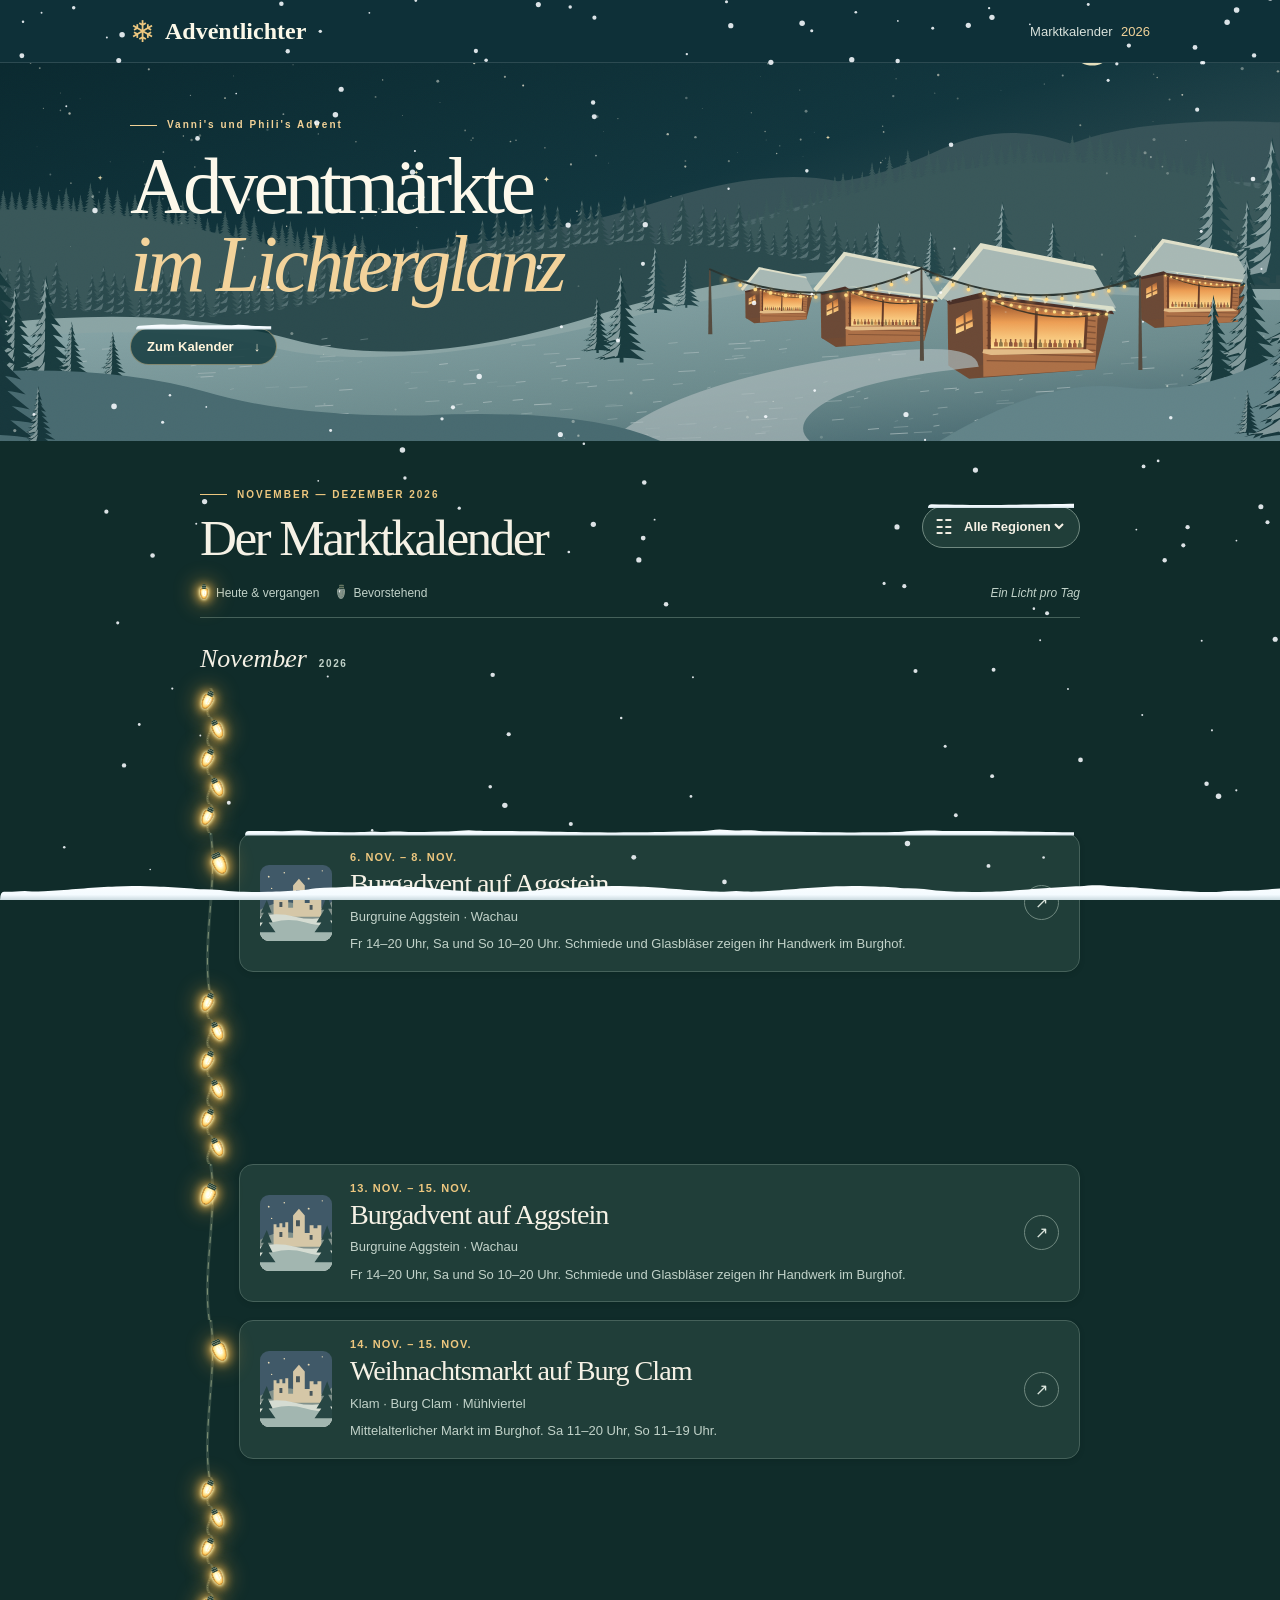
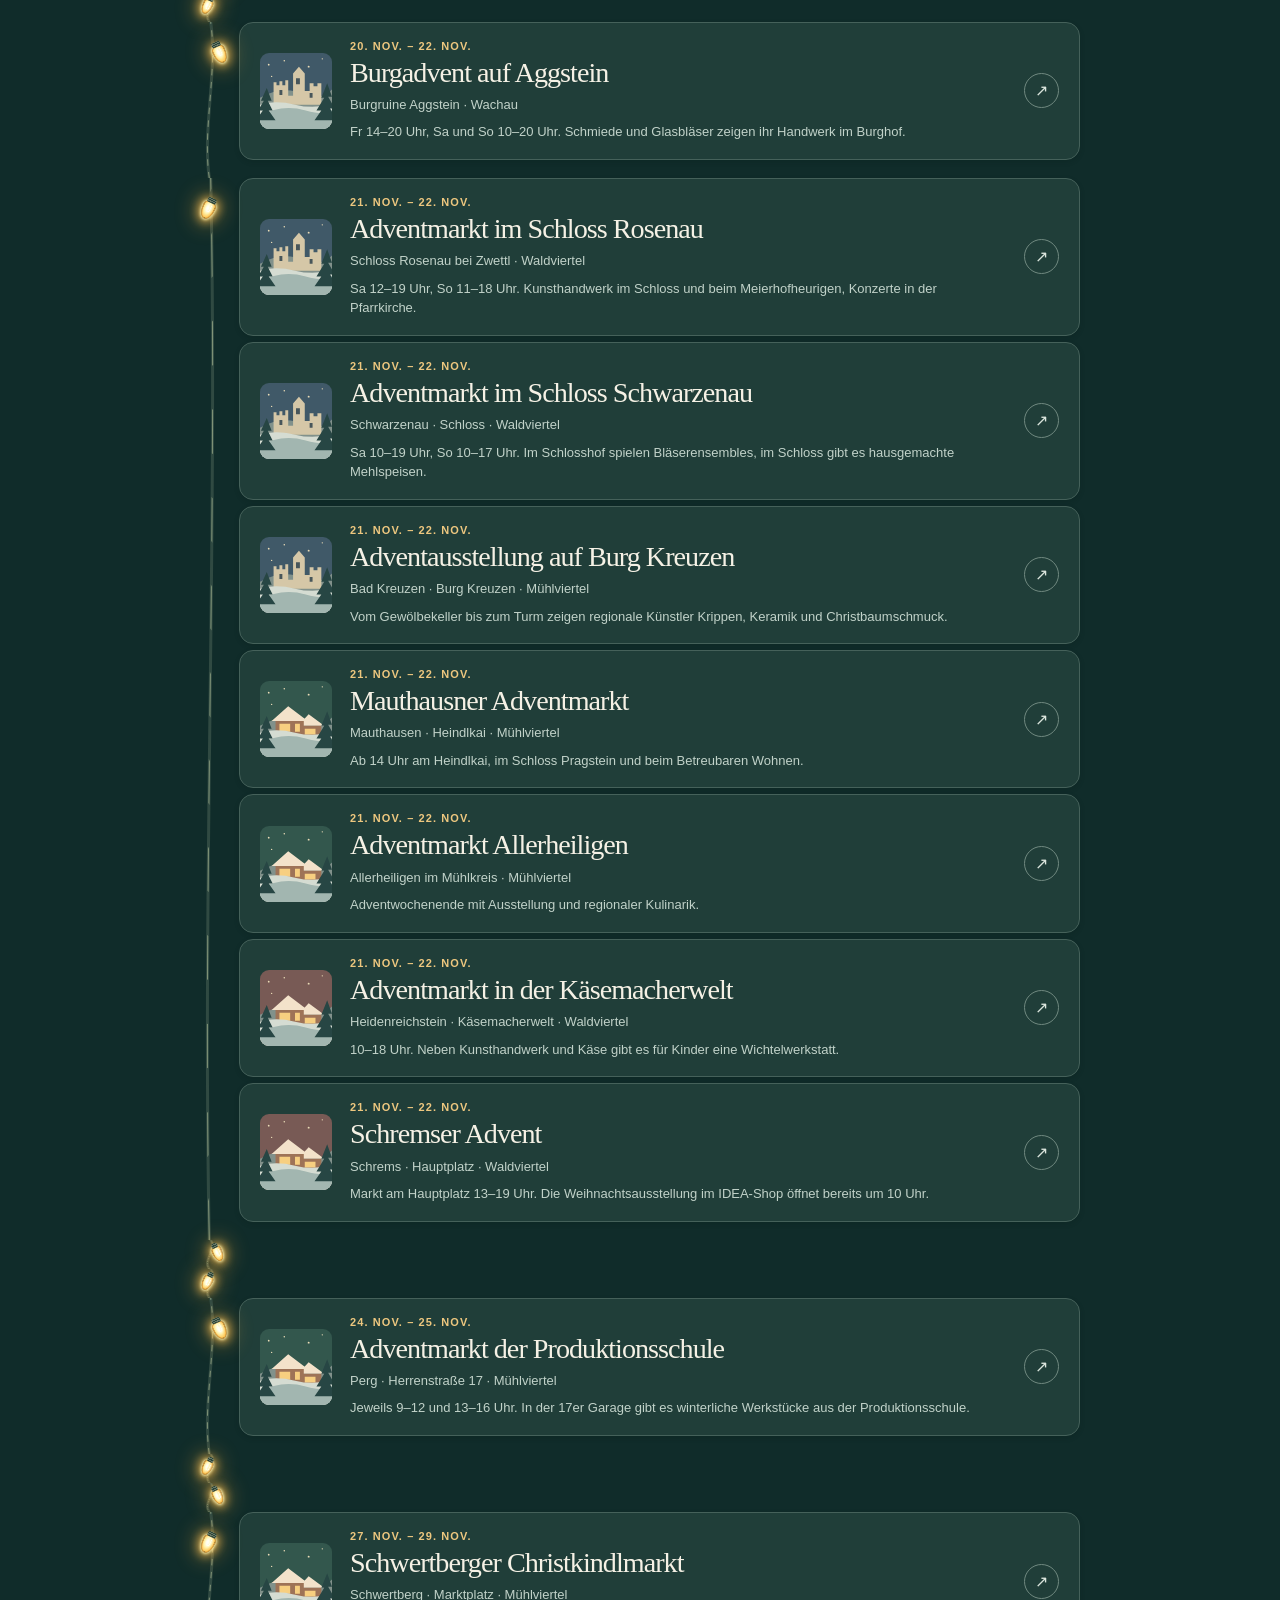
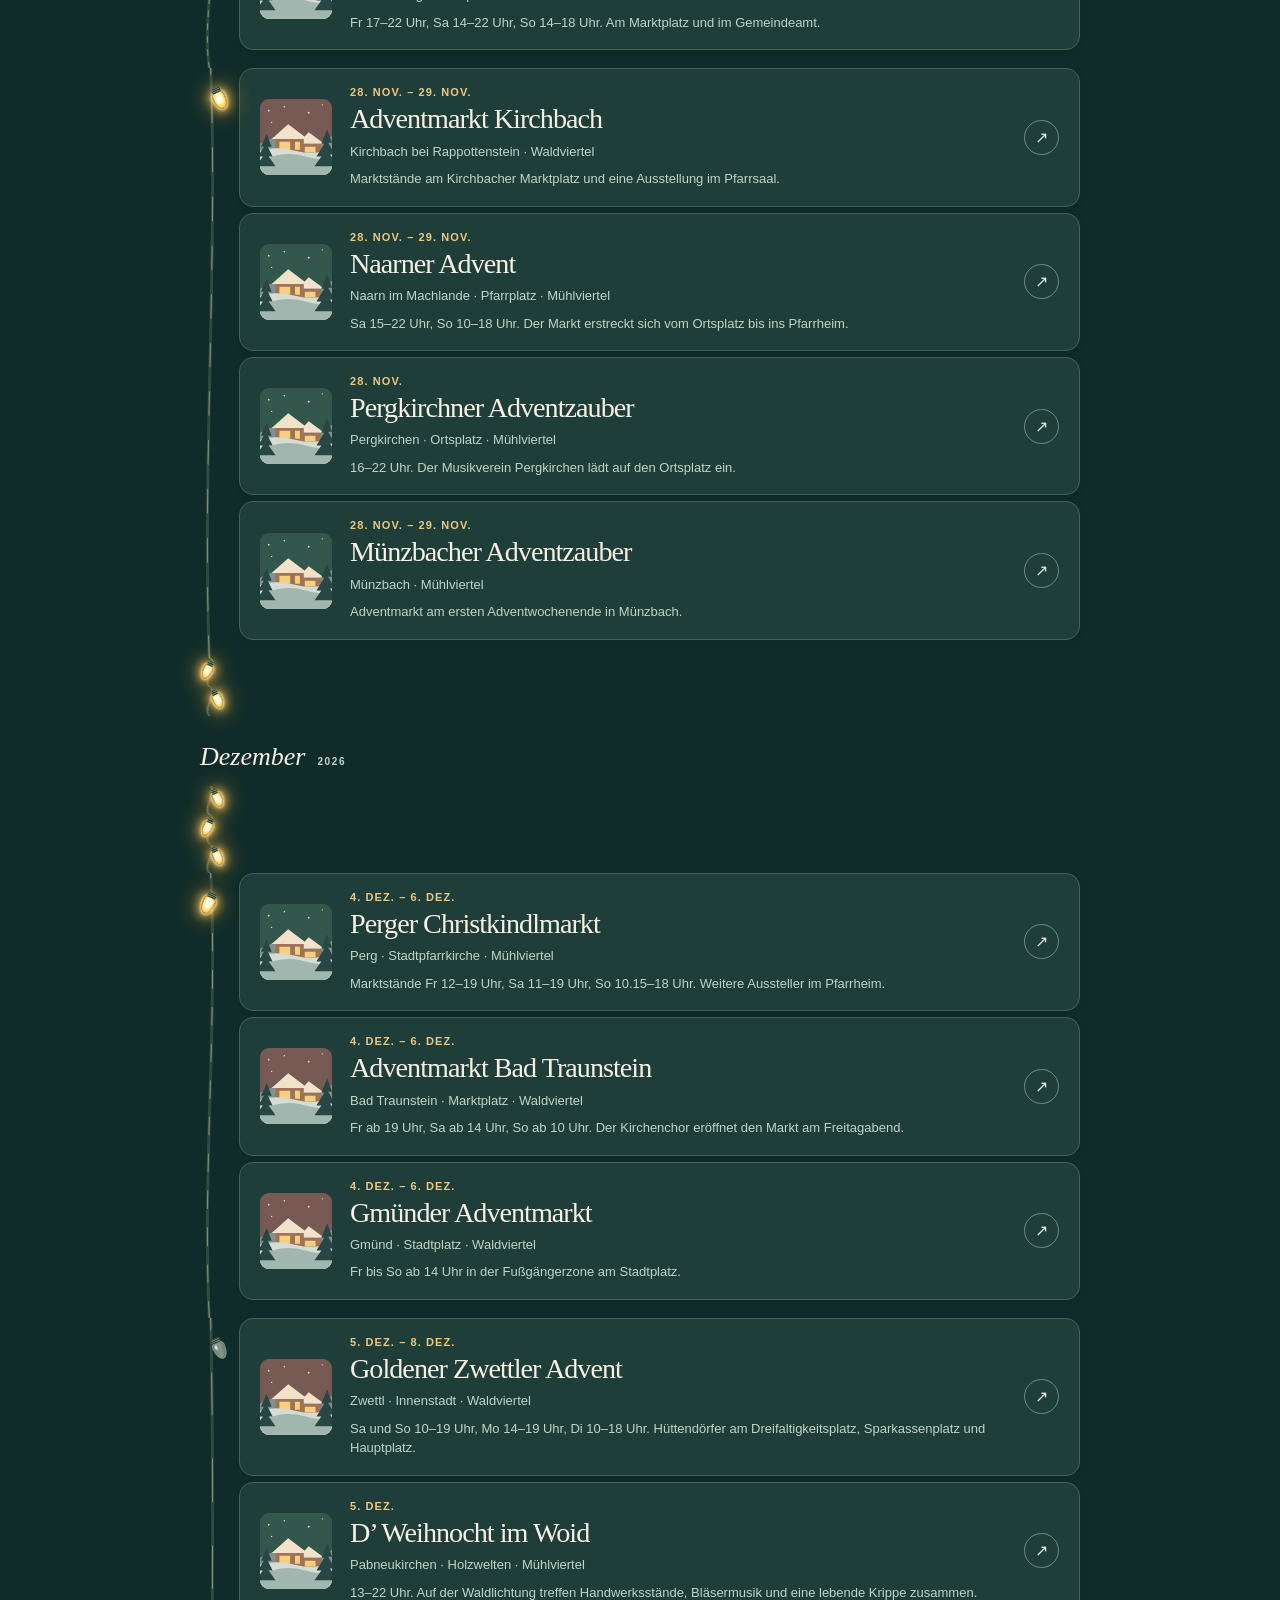
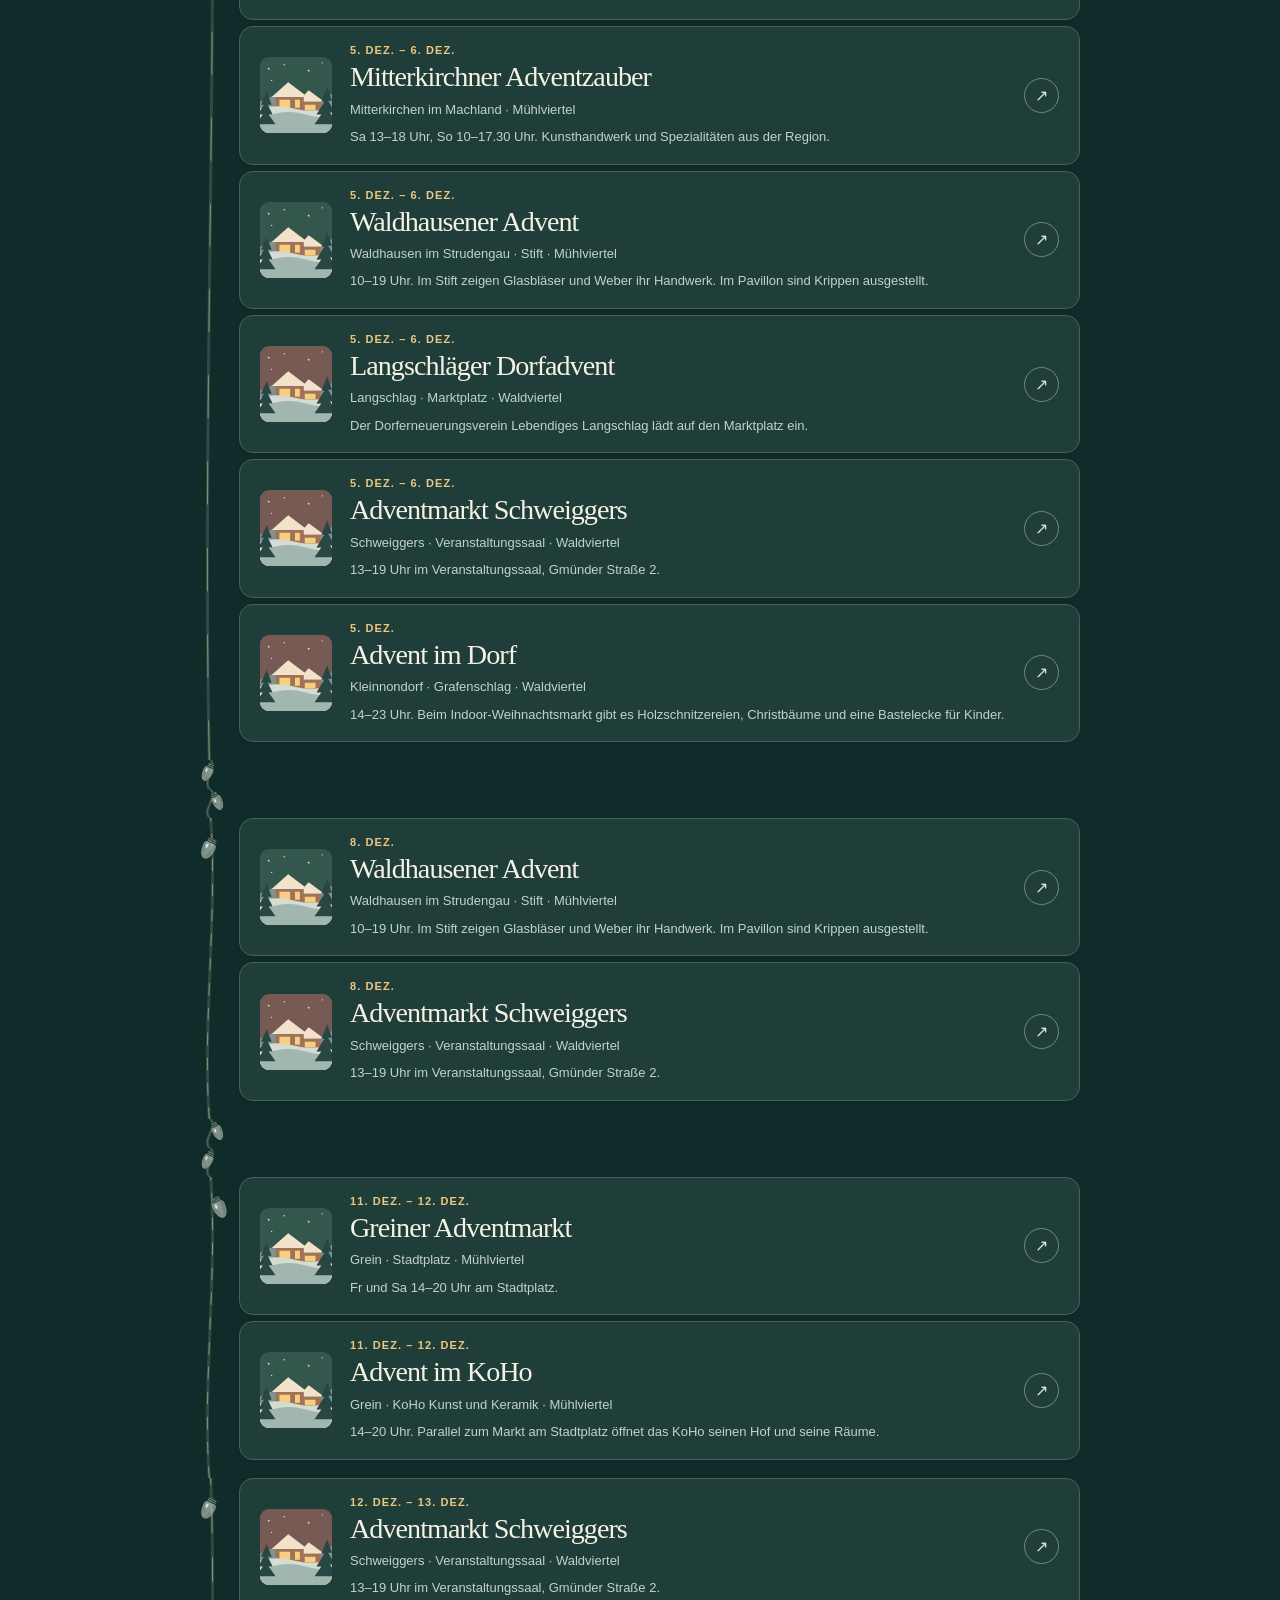
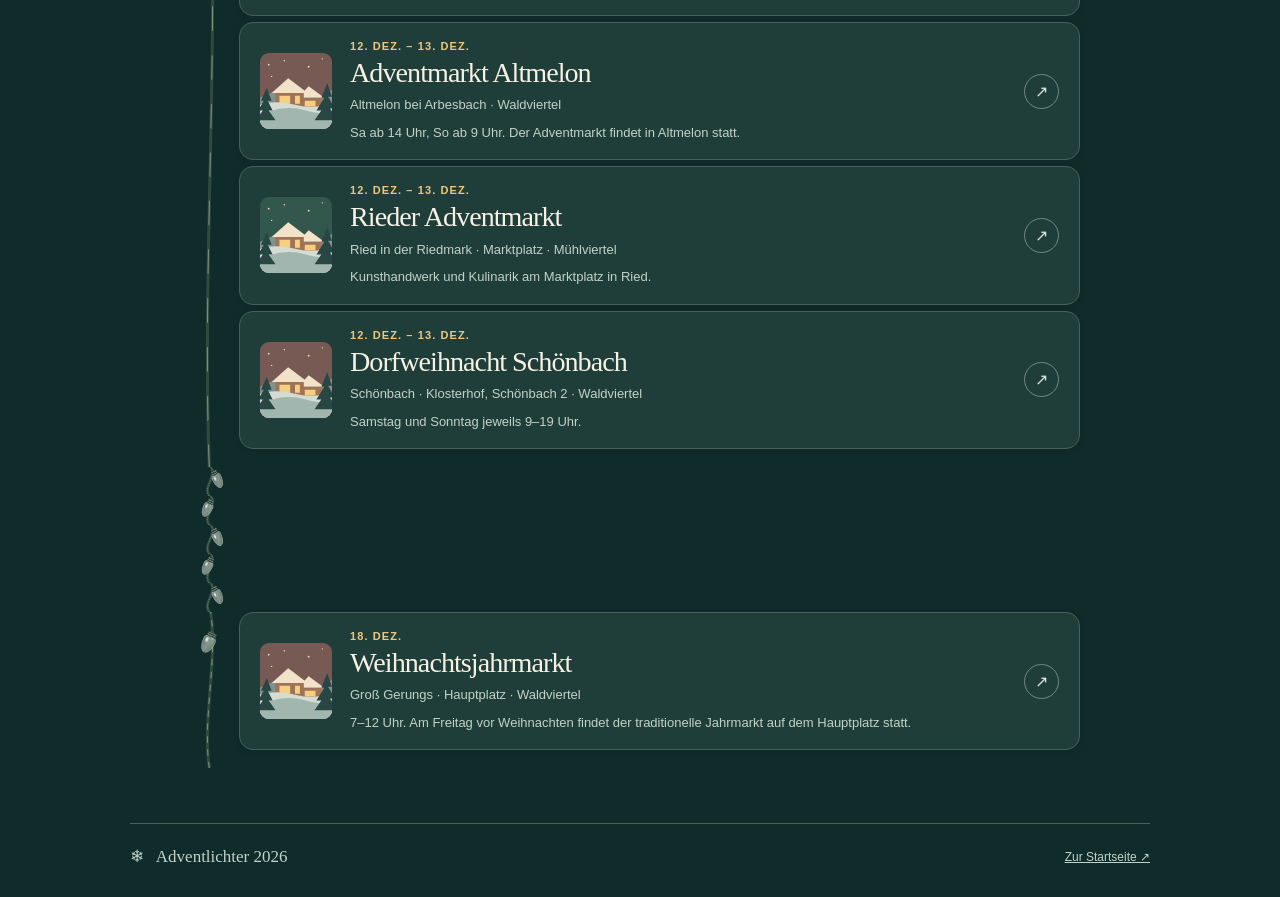
<file: Advent/index.html>
<!doctype html>
<html lang="de-AT">
<head>
  <meta charset="utf-8">
  <meta name="viewport" content="width=device-width,initial-scale=1">
  <meta name="theme-color" content="#10333b">
  <title>Adventlichter · Adventmärkte 2026</title>
  <link rel="stylesheet" href="style.css">
  <script src="markets.js" defer></script>
  <script src="calendar.js" defer></script>
  <script src="snow.js" defer></script>
</head>
<body>
  <header><div class="wrap bar"><a class="brand" href="#anfang"><span aria-hidden="true">❄</span> Adventlichter</a><span class="edition">Marktkalender <b>2026</b></span></div></header>
  <main id="anfang">
    <section class="hero">
      <div class="wrap hero-inner">
        <p class="kicker"><span></span> Vanni's und Phili's Advent</p>
        <h1>Adventmärkte<br><em>im Lichterglanz</em></h1>
        <a class="jump" href="#kalender">Zum Kalender <span aria-hidden="true">↓</span></a>
      </div>
    </section>
    <section class="wrap calendar" id="kalender">
      <div class="heading"><div><p class="kicker dark"><span></span> NOVEMBER — DEZEMBER 2026</p><h2>Der Marktkalender</h2></div>
        <label class="select-wrap"><span aria-hidden="true">☷</span><select id="region" aria-label="Nach Region filtern"><option value="">Alle Regionen</option><option>Waldviertel</option><option>Mühlviertel</option><option>Wachau</option></select></label>
      </div>
      <div class="legend"><span><i class="lamp on"></i> Heute &amp; vergangen</span><span><i class="lamp"></i> Bevorstehend</span><span class="hint">Ein Licht pro Tag</span></div>
      <div id="timeline"></div>
      <noscript>Bitte aktiviere JavaScript, um die Termine und Tageslichter anzuzeigen.</noscript>
    </section>
  </main>
  <footer class="wrap"><span>❄ &nbsp; Adventlichter 2026</span><a href="../">Zur Startseite ↗</a></footer>
  <canvas id="snow" aria-hidden="true"></canvas>
</body>
</html>
</file>
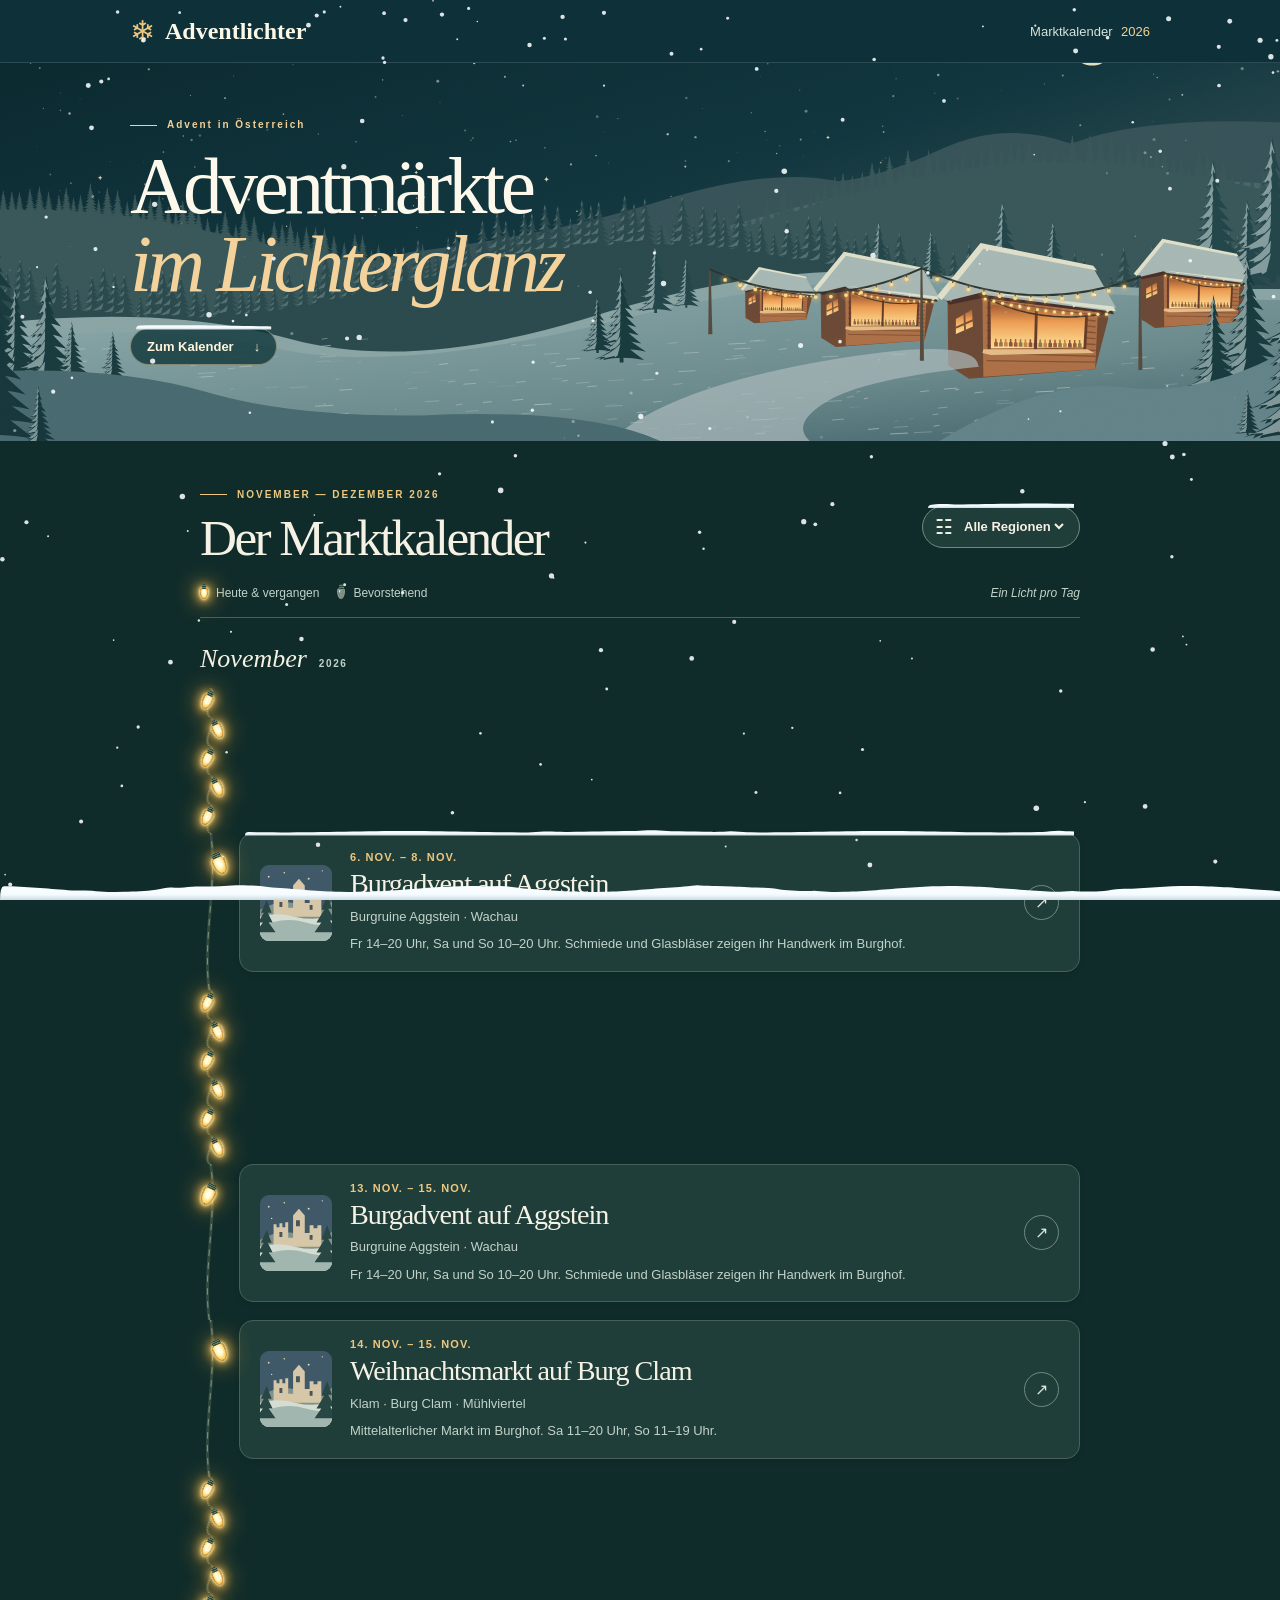
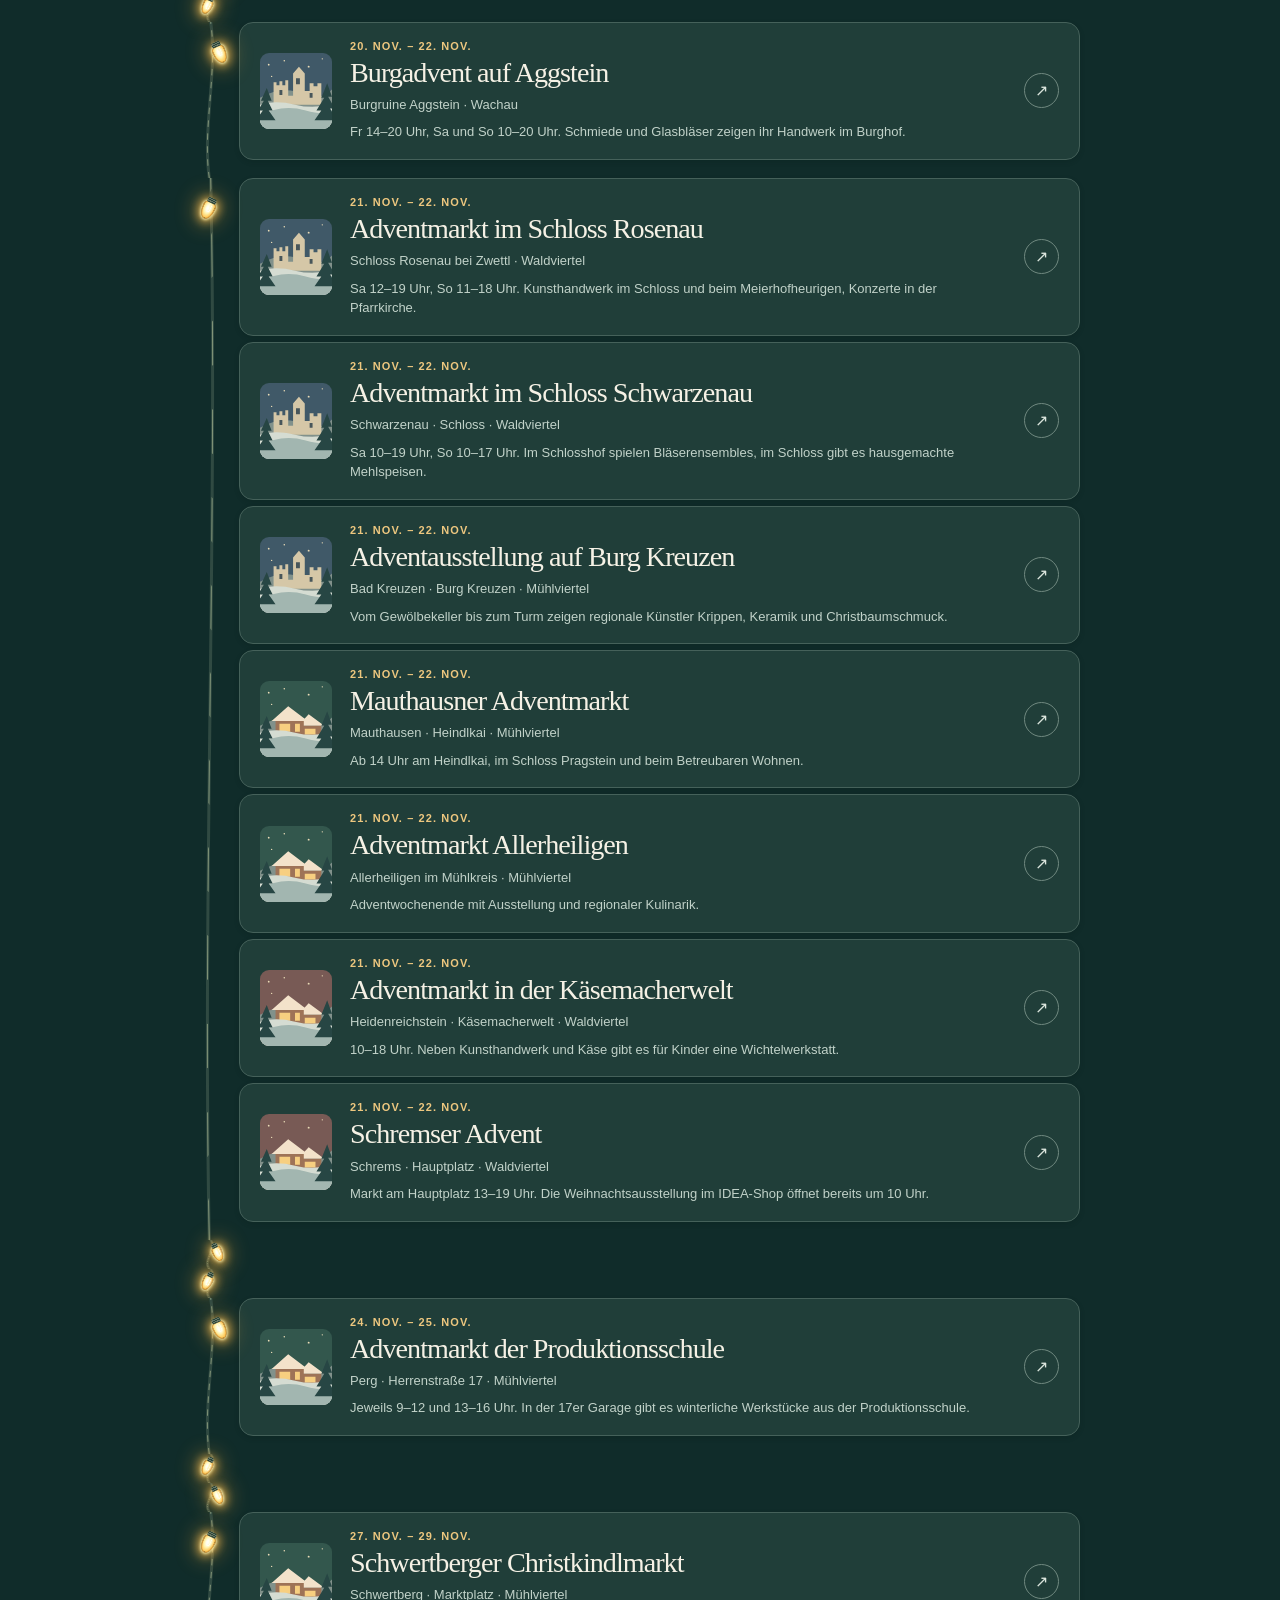
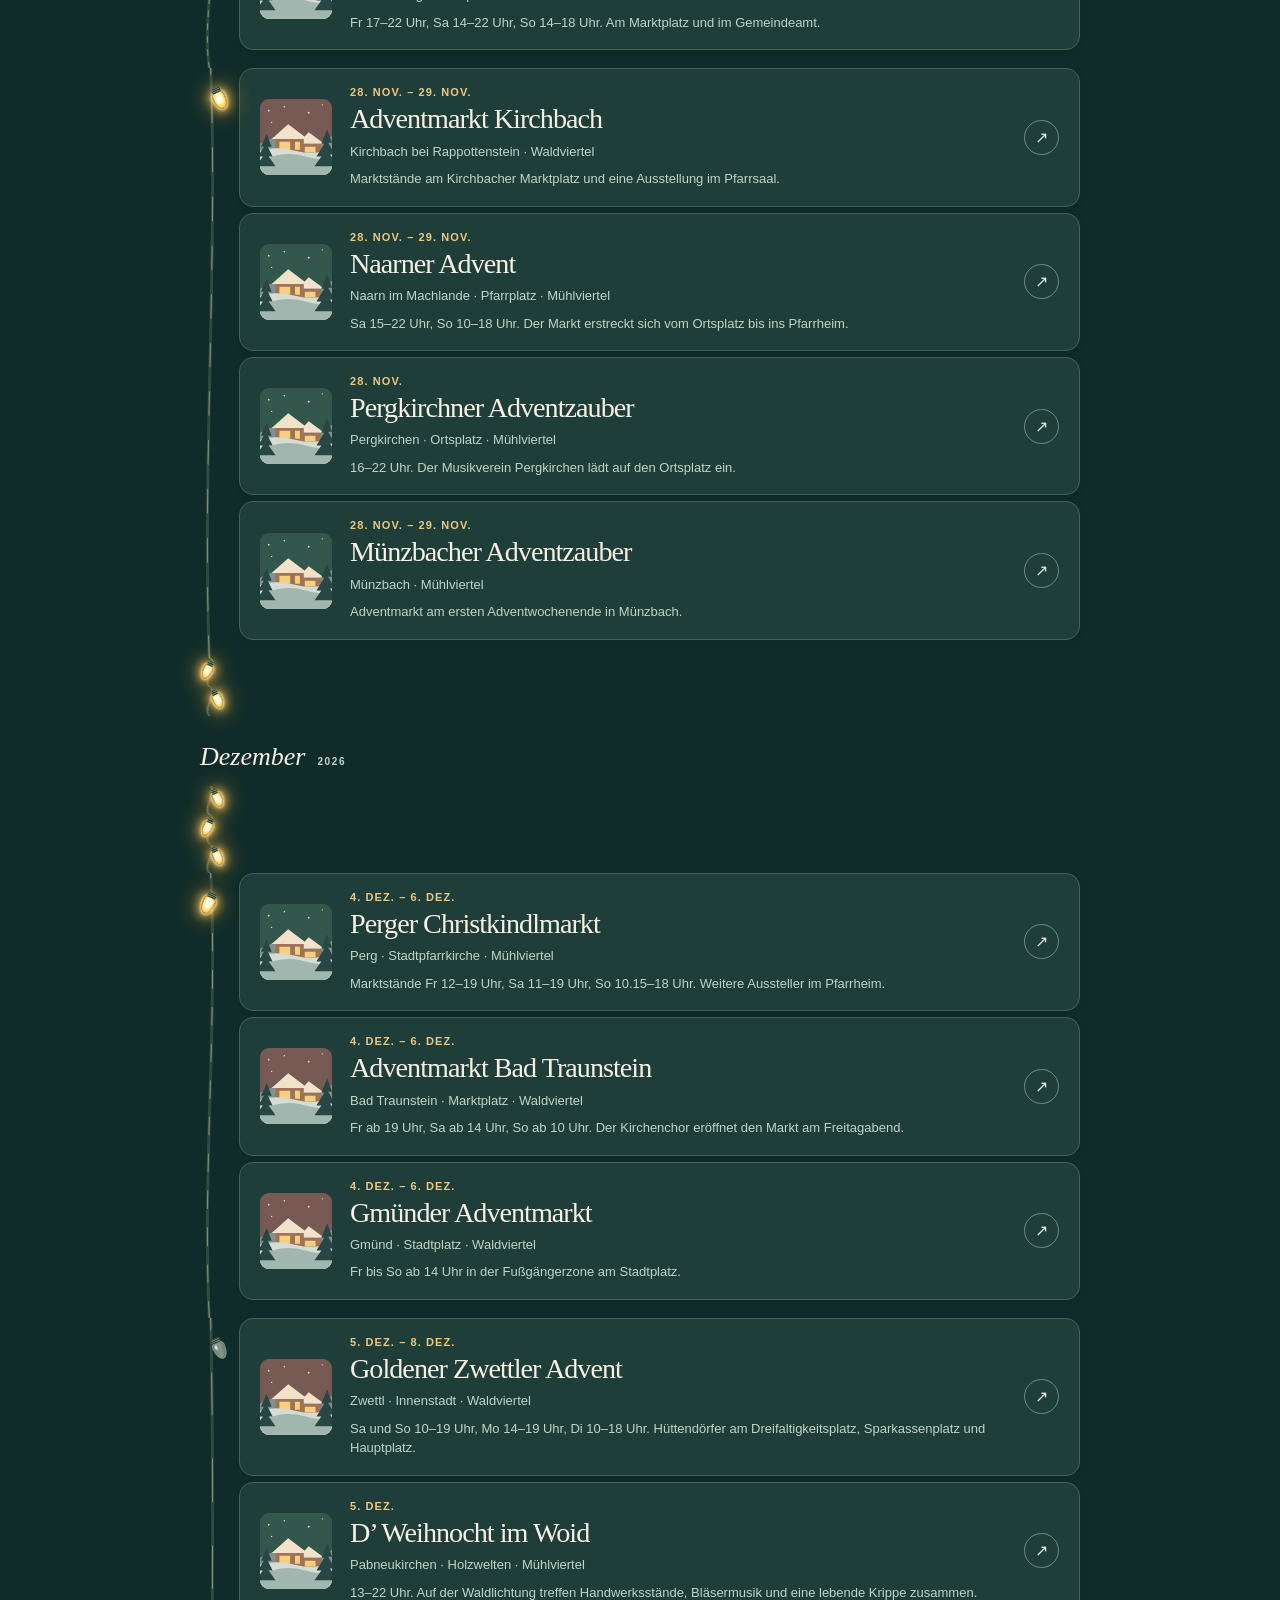
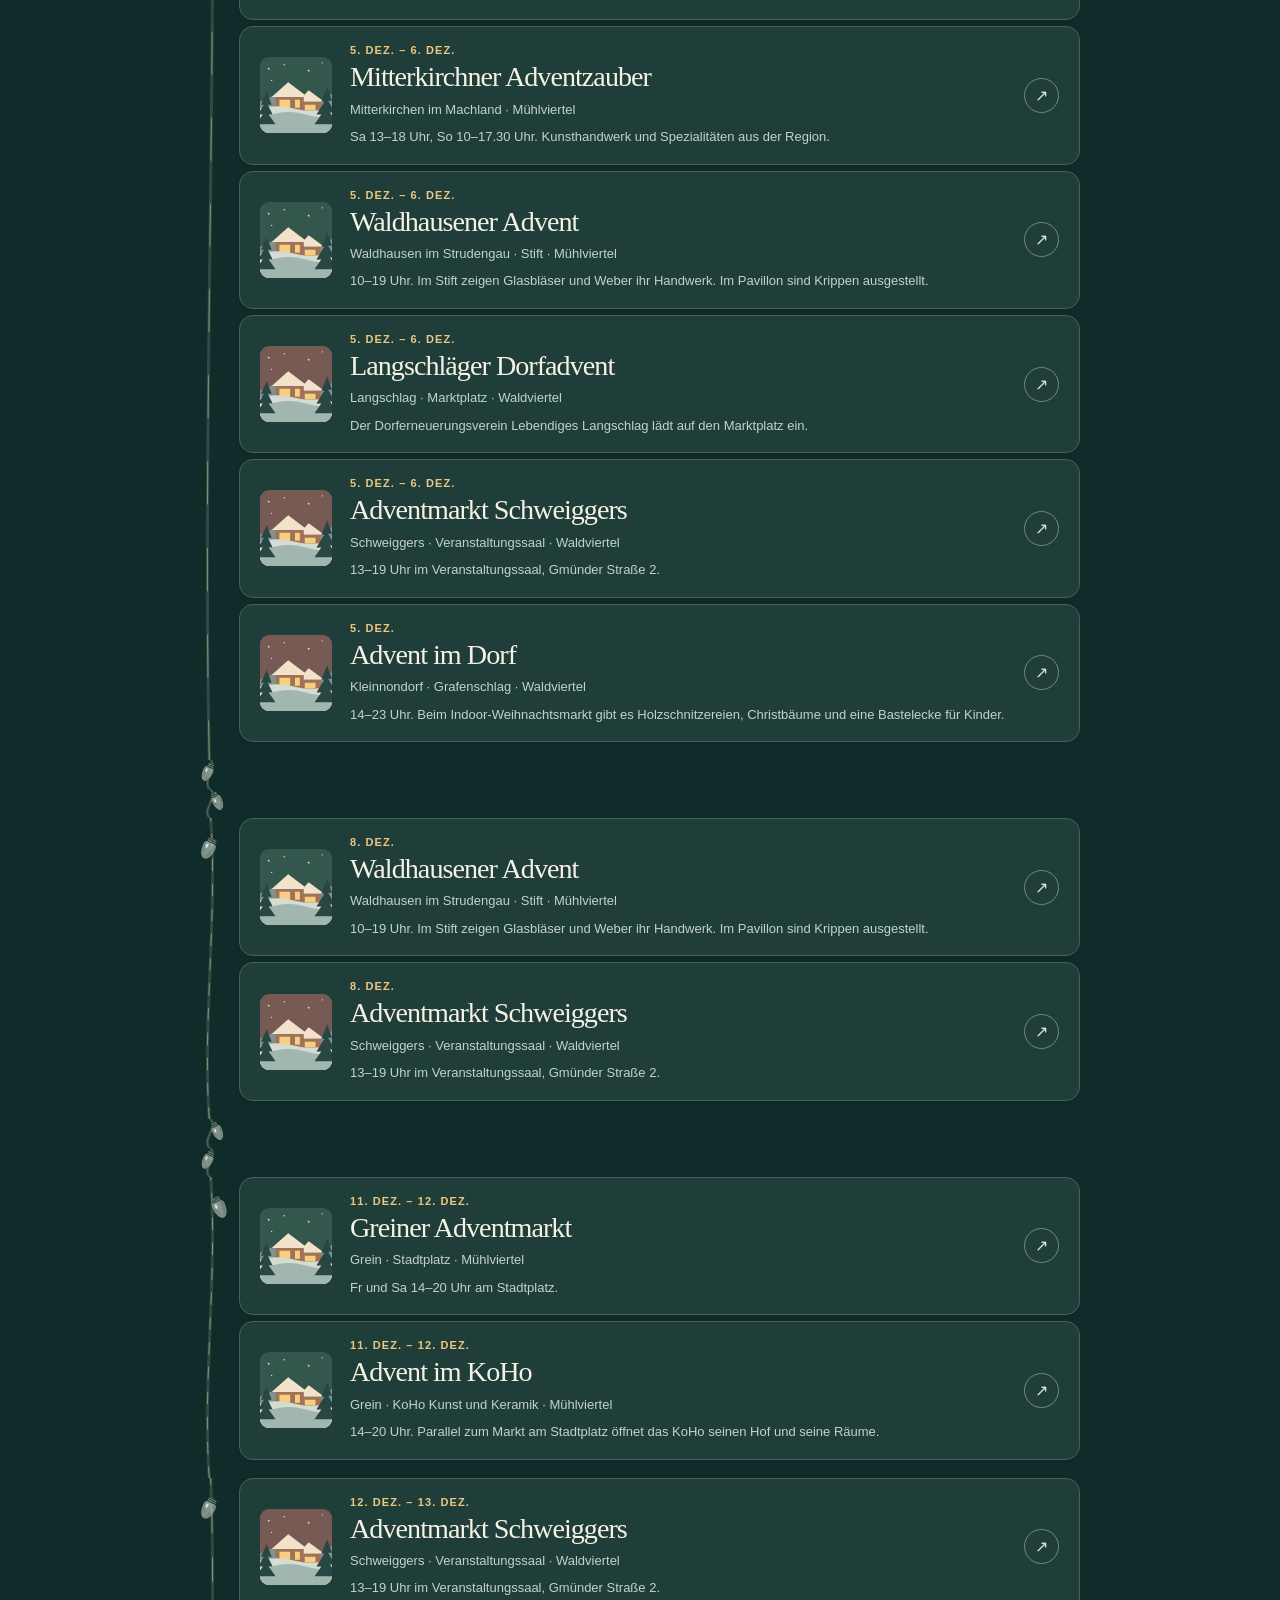
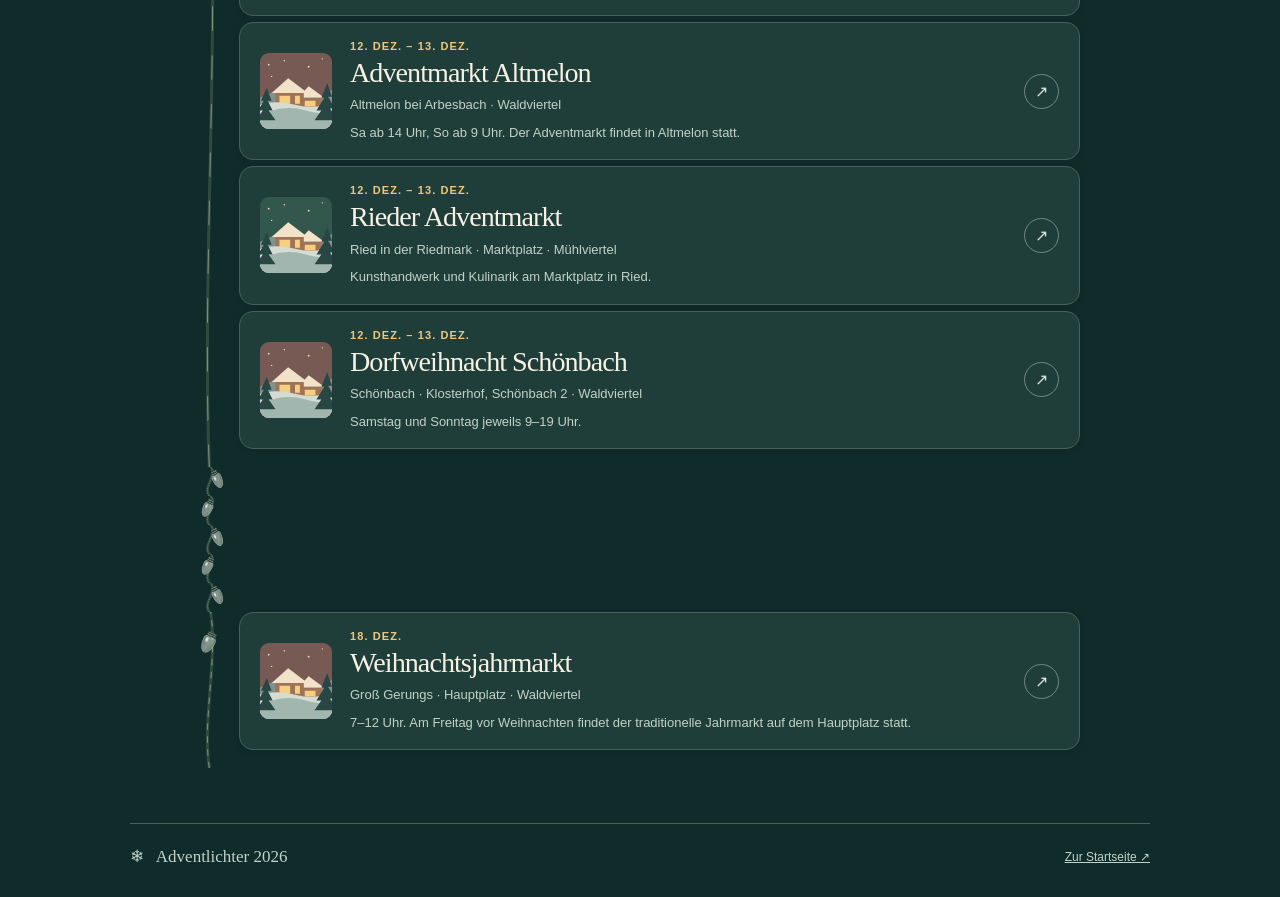
<file: Adventmarkt/index.html>
<!doctype html>
<html lang="de-AT">
<head>
  <meta charset="utf-8">
  <meta name="viewport" content="width=device-width,initial-scale=1">
  <meta name="theme-color" content="#10333b">
  <title>Adventlichter · Adventmärkte 2026</title>
  <link rel="stylesheet" href="style.css">
  <script src="markets.js" defer></script>
  <script src="calendar.js" defer></script>
  <script src="snow.js" defer></script>
</head>
<body>
  <header><div class="wrap bar"><a class="brand" href="#anfang"><span aria-hidden="true">❄</span> Adventlichter</a><span class="edition">Marktkalender <b>2026</b></span></div></header>
  <main id="anfang">
    <section class="hero">
      <div class="wrap hero-inner">
        <p class="kicker"><span></span> Advent in Österreich</p>
        <h1>Adventmärkte<br><em>im Lichterglanz</em></h1>
        <a class="jump" href="#kalender">Zum Kalender <span aria-hidden="true">↓</span></a>
      </div>
    </section>
    <section class="wrap calendar" id="kalender">
      <div class="heading"><div><p class="kicker dark"><span></span> NOVEMBER — DEZEMBER 2026</p><h2>Der Marktkalender</h2></div>
        <label class="select-wrap"><span aria-hidden="true">☷</span><select id="region" aria-label="Nach Region filtern"><option value="">Alle Regionen</option><option>Waldviertel</option><option>Mühlviertel</option><option>Wachau</option></select></label>
      </div>
      <div class="legend"><span><i class="lamp on"></i> Heute &amp; vergangen</span><span><i class="lamp"></i> Bevorstehend</span><span class="hint">Ein Licht pro Tag</span></div>
      <div id="timeline"></div>
      <noscript>Bitte aktiviere JavaScript, um die Termine und Tageslichter anzuzeigen.</noscript>
    </section>
  </main>
  <footer class="wrap"><span>❄ &nbsp; Adventlichter 2026</span><a href="../">Zur Startseite ↗</a></footer>
  <canvas id="snow" aria-hidden="true"></canvas>
</body>
</html>
</file>
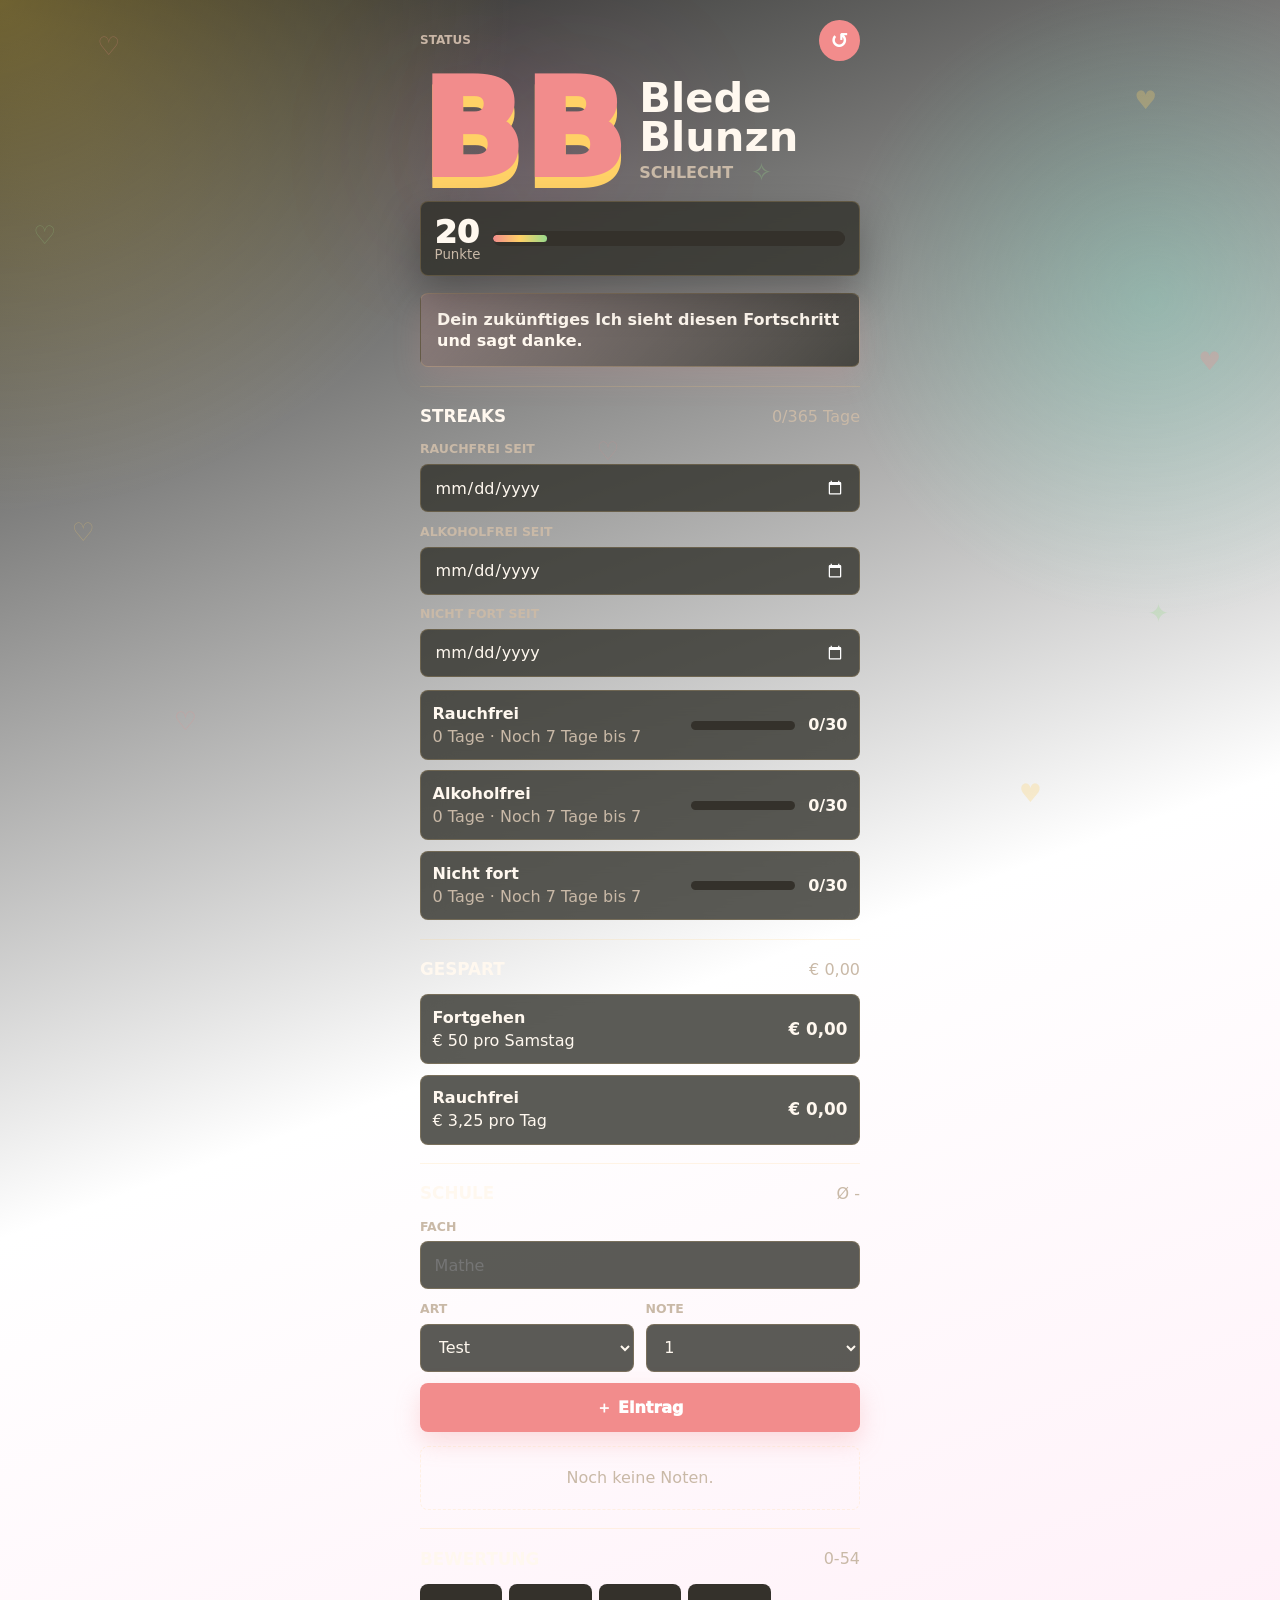
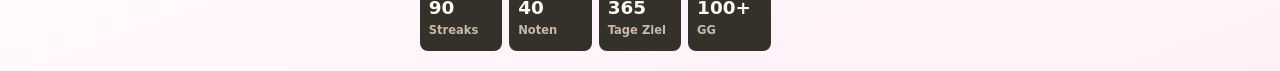
<file: BB.html>
<!doctype html>
<html lang="de">
  <head>
    <meta charset="utf-8" />
    <meta name="viewport" content="width=device-width, initial-scale=1, viewport-fit=cover" />
    <title>Good Girl Status</title>
    <link rel="stylesheet" href="Style.css" />
  </head>
  <body>
    <div class="heart-field" aria-hidden="true">
      <span>♡</span><span>♥</span><span>♡</span><span>♥</span><span>♡</span>
      <span>✦</span><span>♡</span><span>♥</span><span>♡</span><span>✧</span>
    </div>

    <main class="app" data-tier="gg">
      <header class="hero">
        <div class="topline">
          <span class="mini-label">Status</span>
          <button class="icon-button" id="resetButton" type="button" title="Daten zurücksetzen" aria-label="Daten zurücksetzen">↺</button>
        </div>
        <div class="status-lockup">
          <p class="status-code" id="statusCode">GG</p>
          <div>
            <h1 id="statusName">Good Girl</h1>
            <p id="statusMood">beste</p>
          </div>
        </div>
        <div class="score-row">
          <div>
            <span id="scoreValue">100</span>
            <small>Punkte</small>
          </div>
          <meter id="scoreMeter" min="0" max="130" value="100"></meter>
        </div>
        <p class="motivation-card" id="motivationText"></p>
      </header>

      <section class="section">
        <div class="section-heading">
          <h2>Streaks</h2>
          <span id="bestStreak">0/365 Tage</span>
        </div>

        <div class="habit-grid">
          <label class="field">
            <span>Rauchfrei seit</span>
            <input id="smokeDate" type="date" />
          </label>
          <label class="field">
            <span>Alkoholfrei seit</span>
            <input id="alcoholDate" type="date" />
          </label>
          <label class="field">
            <span>Nicht fort seit</span>
            <input id="partyDate" type="date" />
          </label>
        </div>

        <div class="streak-list" id="streakList"></div>
      </section>

      <section class="section">
        <div class="section-heading">
          <h2>Gespart</h2>
          <span id="savedTotal">€ 0,00</span>
        </div>

        <div class="saving-list">
          <article class="saving-card">
            <div>
              <strong>Fortgehen</strong>
              <span>€ 50 pro Samstag</span>
            </div>
            <b id="partySavings">€ 0,00</b>
          </article>

          <article class="saving-card">
            <div>
              <strong>Rauchfrei</strong>
              <span>€ 3,25 pro Tag</span>
            </div>
            <b id="smokeSavings">€ 0,00</b>
          </article>
        </div>
      </section>

      <section class="section">
        <div class="section-heading">
          <h2>Schule</h2>
          <span id="gradeAverage">Ø -</span>
        </div>

        <form class="grade-form" id="gradeForm">
          <label class="field compact">
            <span>Fach</span>
            <input id="subjectInput" type="text" autocomplete="off" placeholder="Mathe" required />
          </label>

          <label class="field compact">
            <span>Art</span>
            <select id="typeInput" required>
              <option>Test</option>
              <option>Schularbeit</option>
            </select>
          </label>

          <label class="field compact">
            <span>Note</span>
            <select id="gradeInput" required>
              <option value="1">1</option>
              <option value="2">2</option>
              <option value="3">3</option>
              <option value="4">4</option>
              <option value="5">5</option>
            </select>
          </label>

          <button class="primary-button" type="submit">＋ Eintrag</button>
        </form>

        <div class="grade-list" id="gradeList"></div>
      </section>

      <section class="section band">
        <div class="section-heading">
          <h2>Bewertung</h2>
          <span id="tierRange">100+</span>
        </div>
        <div class="rule-list">
          <div><b>90</b><span>Streaks</span></div>
          <div><b>40</b><span>Noten</span></div>
          <div><b>365</b><span>Tage Ziel</span></div>
          <div><b>100+</b><span>GG</span></div>
        </div>
      </section>
    </main>

    <script>
      const storageKey = "good-girl-status-v1";
      const today = new Date();
      today.setHours(0, 0, 0, 0);

      const defaultData = {
        smokeDate: "",
        alcoholDate: "",
        partyDate: "",
        grades: []
      };

      const state = loadState();

      const els = {
        app: document.querySelector(".app"),
        statusCode: document.getElementById("statusCode"),
        statusName: document.getElementById("statusName"),
        statusMood: document.getElementById("statusMood"),
        scoreValue: document.getElementById("scoreValue"),
        scoreMeter: document.getElementById("scoreMeter"),
        motivationText: document.getElementById("motivationText"),
        smokeDate: document.getElementById("smokeDate"),
        alcoholDate: document.getElementById("alcoholDate"),
        partyDate: document.getElementById("partyDate"),
        streakList: document.getElementById("streakList"),
        bestStreak: document.getElementById("bestStreak"),
        savedTotal: document.getElementById("savedTotal"),
        partySavings: document.getElementById("partySavings"),
        smokeSavings: document.getElementById("smokeSavings"),
        gradeAverage: document.getElementById("gradeAverage"),
        gradeForm: document.getElementById("gradeForm"),
        subjectInput: document.getElementById("subjectInput"),
        typeInput: document.getElementById("typeInput"),
        gradeInput: document.getElementById("gradeInput"),
        gradeList: document.getElementById("gradeList"),
        tierRange: document.getElementById("tierRange"),
        resetButton: document.getElementById("resetButton")
      };

      const habitConfig = [
        { key: "smokeDate", label: "Rauchfrei", max: 30, milestones: [7, 14, 30, 60, 90, 180, 270, 365] },
        { key: "alcoholDate", label: "Alkoholfrei", max: 30, milestones: [7, 14, 30, 60, 90, 180, 270, 365] },
        { key: "partyDate", label: "Nicht fort", max: 30, milestones: [7, 14, 30, 60, 90, 180, 270, 365] }
      ];

      const motivationLines = [
        "Du baust gerade eine Version von dir, auf die du richtig stolz sein kannst.",
        "Heute zählt. Klein bleiben, aber dranbleiben.",
        "Disziplin ist nicht streng, sie ist Selbstliebe mit Plan.",
        "Ein guter Tag muss nicht perfekt sein. Er muss nur ehrlich weitergehen.",
        "Du musst nicht alles auf einmal schaffen. Ein Schritt reicht.",
        "Dein zukünftiges Ich sieht diesen Fortschritt und sagt danke.",
        "Wiederstehen ist schwer, aber dein Glow-up ist stärker.",
        "Du bist nicht hinterher. Du bist im Aufbau.",
        "Jeder Tag ohne Rückfall ist ein Beweis, dass du es kannst.",
        "Mach es für die Ruhe im Kopf und das Funkeln danach."
      ];

      const tiers = [
        {
          id: "gg",
          code: "GG",
          name: "Good Girl",
          mood: "beste",
          range: "100+"
        },
        {
          id: "bad-bitch",
          code: "BB",
          name: "Bad Bitch",
          mood: "gut",
          range: "55-99"
        },
        {
          id: "blede-blunzn",
          code: "BB",
          name: "Blede Blunzn",
          mood: "schlecht",
          range: "0-54"
        }
      ];

      els.motivationText.textContent = randomMotivation();
      hydrateFields();
      render();

      ["smokeDate", "alcoholDate", "partyDate"].forEach((key) => {
        els[key].addEventListener("change", () => {
          state[key] = els[key].value;
          persist();
          render();
        });
      });

      els.gradeForm.addEventListener("submit", (event) => {
        event.preventDefault();
        const subject = els.subjectInput.value.trim();
        const type = els.typeInput.value;
        const grade = Number(els.gradeInput.value);

        if (!subject || !grade) return;

        state.grades.unshift({
          id: createId(),
          subject,
          type,
          grade,
          createdAt: new Date().toISOString()
        });

        els.subjectInput.value = "";
        els.gradeInput.value = "1";
        persist();
        render();
      });

      els.gradeList.addEventListener("click", (event) => {
        const button = event.target.closest("button[data-delete]");
        if (!button) return;

        state.grades = state.grades.filter((item) => item.id !== button.dataset.delete);
        persist();
        render();
      });

      els.resetButton.addEventListener("click", () => {
        const confirmed = confirm("Alle Daten löschen?");
        if (!confirmed) return;

        Object.assign(state, structuredClone(defaultData));
        hydrateFields();
        persist();
        render();
      });

      function render() {
        const habitScores = habitConfig.map((habit) => {
          const days = daysSince(state[habit.key]);
          return {
            ...habit,
            days,
            score: scoreHabit(days, habit.max, habit.milestones)
          };
        });

        const habitTotal = habitScores.reduce((sum, item) => sum + item.score, 0);
        const gradeScore = scoreGrades(state.grades);
        const score = Math.round(habitTotal + gradeScore);
        const tier = getTier(score);

        document.body.dataset.tier = tier.id;
        els.app.dataset.tier = tier.id;
        els.statusCode.textContent = tier.code;
        els.statusName.textContent = tier.name;
        els.statusMood.textContent = tier.mood;
        els.scoreValue.textContent = score;
        els.scoreMeter.value = score;
        els.tierRange.textContent = tier.range;

        const best = Math.max(0, ...habitScores.map((item) => item.days));
        els.bestStreak.textContent = `${Math.min(best, 365)}/365 Tage`;
        renderSavings(habitScores);

        els.streakList.innerHTML = habitScores
          .map((item) => {
            const percent = Math.min(100, Math.round((item.days / 365) * 100));
            const nextMilestone = item.milestones.find((day) => item.days < day);
            const detail = nextMilestone
              ? `Noch ${nextMilestone - item.days} Tage bis ${nextMilestone}`
              : "Jahresziel geschafft";
            return `
              <article class="streak-item">
                <div>
                  <strong>${item.label}</strong>
                  <span>${item.days} ${item.days === 1 ? "Tag" : "Tage"} · ${detail}</span>
                </div>
                <div class="mini-meter" style="--fill:${percent}%"></div>
                <b>${Math.round(item.score)}/${item.max}</b>
              </article>
            `;
          })
          .join("");

        renderGrades();
      }

      function renderSavings(habitScores) {
        const smokeDays = habitScores.find((item) => item.key === "smokeDate")?.days ?? 0;
        const partyDate = state.partyDate ? new Date(`${state.partyDate}T00:00:00`) : null;
        const partySavings = partyDate ? countSaturdaysSince(partyDate) * 50 : 0;
        const smokeSavings = smokeDays * 3.25;
        const totalSavings = partySavings + smokeSavings;

        els.partySavings.textContent = formatEuro(partySavings);
        els.smokeSavings.textContent = formatEuro(smokeSavings);
        els.savedTotal.textContent = formatEuro(totalSavings);
      }

      function renderGrades() {
        const grades = state.grades;
        const average = grades.length
          ? grades.reduce((sum, item) => sum + item.grade, 0) / grades.length
          : 0;

        els.gradeAverage.textContent = grades.length ? `Ø ${average.toFixed(2)}` : "Ø -";

        if (!grades.length) {
          els.gradeList.innerHTML = `<p class="empty-state">Noch keine Noten.</p>`;
          return;
        }

        els.gradeList.innerHTML = grades
          .map((item) => `
            <article class="grade-card">
              <div class="grade-badge">${item.grade}</div>
              <div>
                <strong>${escapeHtml(item.subject)}</strong>
                <span>${item.type}</span>
              </div>
              <button class="icon-button quiet" type="button" data-delete="${item.id}" title="Eintrag löschen" aria-label="Eintrag löschen">×</button>
            </article>
          `)
          .join("");
      }

      function scoreHabit(days, max, milestones) {
        if (!days) return 0;

        const reached = milestones.filter((day) => days >= day).length;
        const milestoneScore = reached / milestones.length;
        const yearlyProgress = Math.min(days / 365, 1);
        const earlyBoost = Math.min(days / milestones[0], 1) * 0.1;
        const score = Math.max(milestoneScore, yearlyProgress * 0.9, earlyBoost);
        return Math.min(max, max * score);
      }

      function scoreGrades(grades) {
        if (!grades.length) return 20;

        const average = grades.reduce((sum, item) => sum + item.grade, 0) / grades.length;
        const gradePoints = {
          1: 40,
          2: 32,
          3: 24,
          4: 12,
          5: 0
        };

        const directScore = grades.reduce((sum, item) => sum + gradePoints[item.grade], 0) / grades.length;
        const consistencyBonus = average <= 2 ? 3 : average <= 3 ? 1 : 0;
        return Math.min(40, directScore + consistencyBonus);
      }

      function getTier(score) {
        if (score >= 100) return tiers[0];
        if (score >= 55) return tiers[1];
        return tiers[2];
      }

      function daysSince(value) {
        if (!value) return 0;
        const date = new Date(`${value}T00:00:00`);
        if (Number.isNaN(date.getTime()) || date > today) return 0;
        return Math.floor((today - date) / 86400000);
      }

      function hydrateFields() {
        els.smokeDate.value = state.smokeDate;
        els.alcoholDate.value = state.alcoholDate;
        els.partyDate.value = state.partyDate;
      }

      function loadState() {
        try {
          return { ...defaultData, ...JSON.parse(localStorage.getItem(storageKey)) };
        } catch {
          return structuredClone(defaultData);
        }
      }

      function persist() {
        localStorage.setItem(storageKey, JSON.stringify(state));
      }

      function createId() {
        if (globalThis.crypto && typeof globalThis.crypto.randomUUID === "function") {
          return globalThis.crypto.randomUUID();
        }

        return `${Date.now()}-${Math.random().toString(16).slice(2)}`;
      }

      function randomMotivation() {
        return motivationLines[Math.floor(Math.random() * motivationLines.length)];
      }

      function countSaturdaysSince(startDate) {
        if (Number.isNaN(startDate.getTime()) || startDate > today) return 0;

        const cursor = new Date(startDate);
        let saturdays = 0;

        while (cursor <= today) {
          if (cursor.getDay() === 6) saturdays += 1;
          cursor.setDate(cursor.getDate() + 1);
        }

        return saturdays;
      }

      function formatEuro(value) {
        return new Intl.NumberFormat("de-AT", {
          style: "currency",
          currency: "EUR"
        }).format(value);
      }

      function escapeHtml(value) {
        return value.replace(/[&<>"']/g, (char) => ({
          "&": "&amp;",
          "<": "&lt;",
          ">": "&gt;",
          '"': "&quot;",
          "'": "&#039;"
        }[char]));
      }
    </script>
  </body>
</html>
</file>
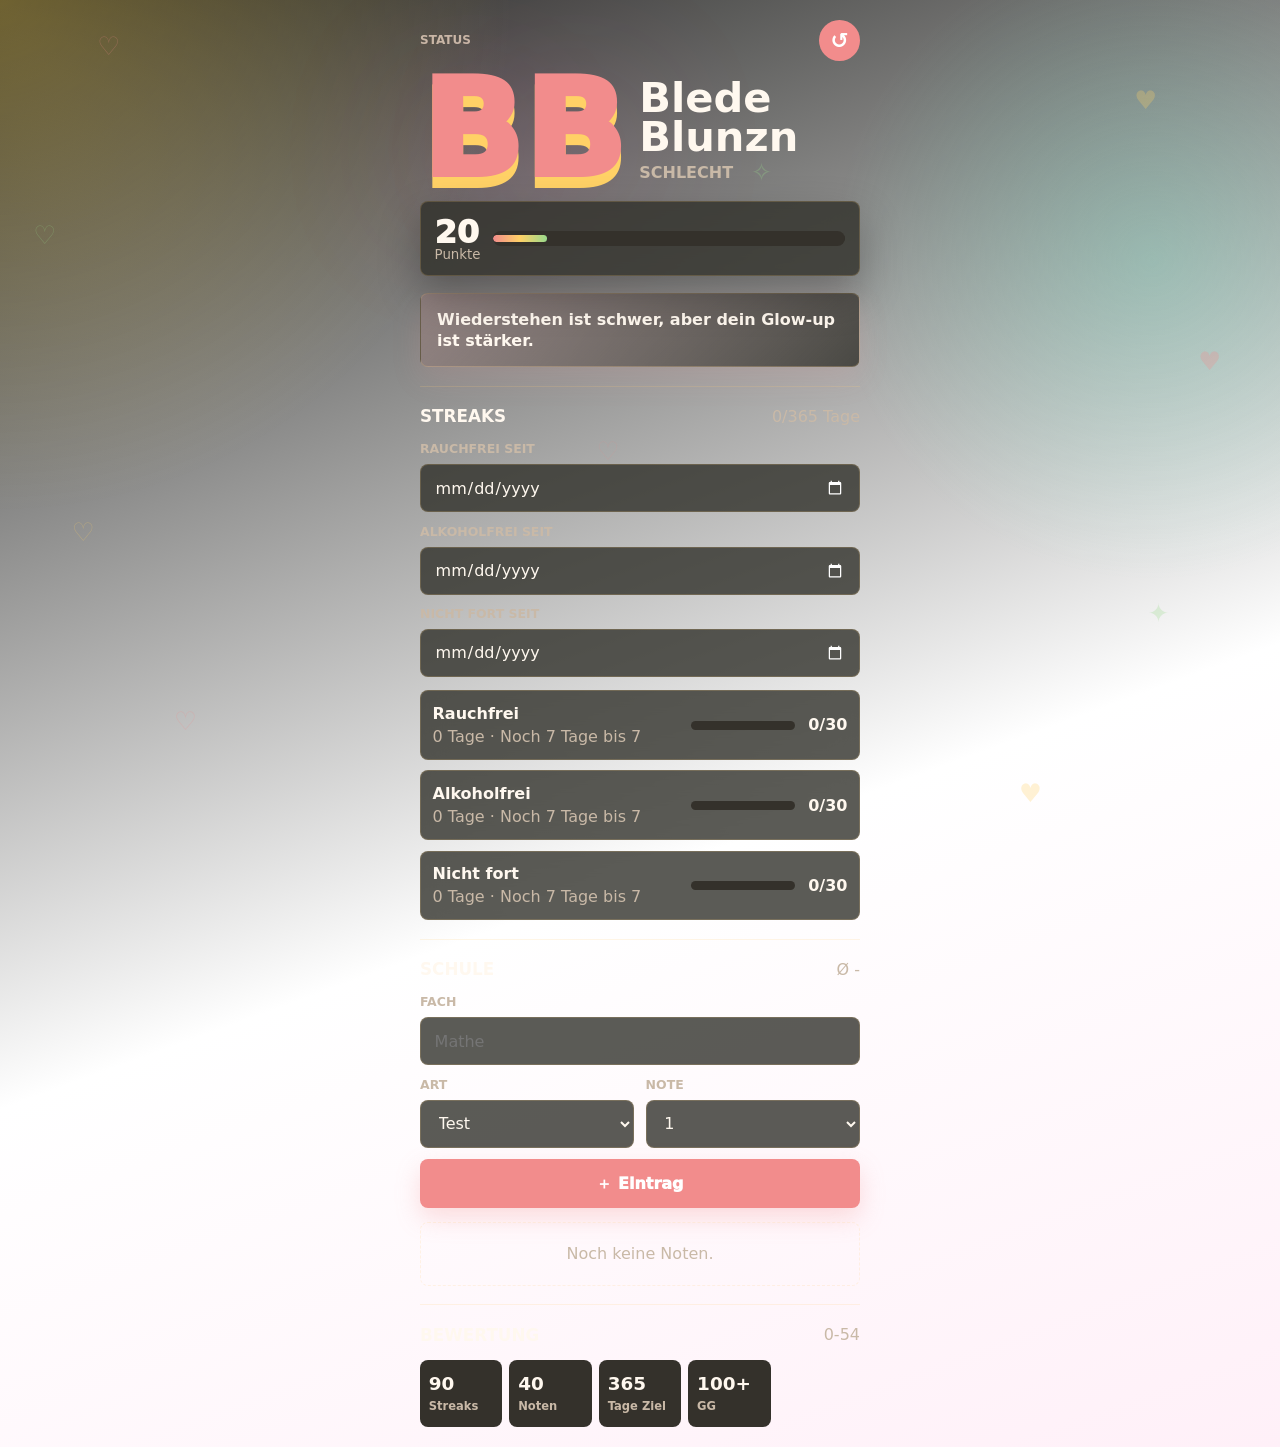
<file: Main.html>
<!doctype html>
<html lang="de">
  <head>
    <meta charset="utf-8" />
    <meta name="viewport" content="width=device-width, initial-scale=1, viewport-fit=cover" />
    <title>Good Girl Status</title>
    <link rel="stylesheet" href="Style.css" />
  </head>
  <body>
    <div class="heart-field" aria-hidden="true">
      <span>♡</span><span>♥</span><span>♡</span><span>♥</span><span>♡</span>
      <span>✦</span><span>♡</span><span>♥</span><span>♡</span><span>✧</span>
    </div>

    <main class="app" data-tier="gg">
      <header class="hero">
        <div class="topline">
          <span class="mini-label">Status</span>
          <button class="icon-button" id="resetButton" type="button" title="Daten zurücksetzen" aria-label="Daten zurücksetzen">↺</button>
        </div>
        <div class="status-lockup">
          <p class="status-code" id="statusCode">GG</p>
          <div>
            <h1 id="statusName">Good Girl</h1>
            <p id="statusMood">beste</p>
          </div>
        </div>
        <div class="score-row">
          <div>
            <span id="scoreValue">100</span>
            <small>Punkte</small>
          </div>
          <meter id="scoreMeter" min="0" max="130" value="100"></meter>
        </div>
        <p class="motivation-card" id="motivationText"></p>
      </header>

      <section class="section">
        <div class="section-heading">
          <h2>Streaks</h2>
          <span id="bestStreak">0/365 Tage</span>
        </div>

        <div class="habit-grid">
          <label class="field">
            <span>Rauchfrei seit</span>
            <input id="smokeDate" type="date" />
          </label>
          <label class="field">
            <span>Alkoholfrei seit</span>
            <input id="alcoholDate" type="date" />
          </label>
          <label class="field">
            <span>Nicht fort seit</span>
            <input id="partyDate" type="date" />
          </label>
        </div>

        <div class="streak-list" id="streakList"></div>
      </section>

      <section class="section">
        <div class="section-heading">
          <h2>Schule</h2>
          <span id="gradeAverage">Ø -</span>
        </div>

        <form class="grade-form" id="gradeForm">
          <label class="field compact">
            <span>Fach</span>
            <input id="subjectInput" type="text" autocomplete="off" placeholder="Mathe" required />
          </label>

          <label class="field compact">
            <span>Art</span>
            <select id="typeInput" required>
              <option>Test</option>
              <option>Schularbeit</option>
            </select>
          </label>

          <label class="field compact">
            <span>Note</span>
            <select id="gradeInput" required>
              <option value="1">1</option>
              <option value="2">2</option>
              <option value="3">3</option>
              <option value="4">4</option>
              <option value="5">5</option>
            </select>
          </label>

          <button class="primary-button" type="submit">＋ Eintrag</button>
        </form>

        <div class="grade-list" id="gradeList"></div>
      </section>

      <section class="section band">
        <div class="section-heading">
          <h2>Bewertung</h2>
          <span id="tierRange">100+</span>
        </div>
        <div class="rule-list">
          <div><b>90</b><span>Streaks</span></div>
          <div><b>40</b><span>Noten</span></div>
          <div><b>365</b><span>Tage Ziel</span></div>
          <div><b>100+</b><span>GG</span></div>
        </div>
      </section>
    </main>

    <script>
      const storageKey = "good-girl-status-v1";
      const today = new Date();
      today.setHours(0, 0, 0, 0);

      const defaultData = {
        smokeDate: "",
        alcoholDate: "",
        partyDate: "",
        grades: []
      };

      const state = loadState();

      const els = {
        app: document.querySelector(".app"),
        statusCode: document.getElementById("statusCode"),
        statusName: document.getElementById("statusName"),
        statusMood: document.getElementById("statusMood"),
        scoreValue: document.getElementById("scoreValue"),
        scoreMeter: document.getElementById("scoreMeter"),
        motivationText: document.getElementById("motivationText"),
        smokeDate: document.getElementById("smokeDate"),
        alcoholDate: document.getElementById("alcoholDate"),
        partyDate: document.getElementById("partyDate"),
        streakList: document.getElementById("streakList"),
        bestStreak: document.getElementById("bestStreak"),
        gradeAverage: document.getElementById("gradeAverage"),
        gradeForm: document.getElementById("gradeForm"),
        subjectInput: document.getElementById("subjectInput"),
        typeInput: document.getElementById("typeInput"),
        gradeInput: document.getElementById("gradeInput"),
        gradeList: document.getElementById("gradeList"),
        tierRange: document.getElementById("tierRange"),
        resetButton: document.getElementById("resetButton")
      };

      const habitConfig = [
        { key: "smokeDate", label: "Rauchfrei", max: 30, milestones: [7, 14, 30, 60, 90, 180, 270, 365] },
        { key: "alcoholDate", label: "Alkoholfrei", max: 30, milestones: [7, 14, 30, 60, 90, 180, 270, 365] },
        { key: "partyDate", label: "Nicht fort", max: 30, milestones: [7, 14, 30, 60, 90, 180, 270, 365] }
      ];

      const motivationLines = [
        "Du baust gerade eine Version von dir, auf die du richtig stolz sein kannst.",
        "Heute zählt. Klein bleiben, aber dranbleiben.",
        "Disziplin ist nicht streng, sie ist Selbstliebe mit Plan.",
        "Ein guter Tag muss nicht perfekt sein. Er muss nur ehrlich weitergehen.",
        "Du musst nicht alles auf einmal schaffen. Ein Schritt reicht.",
        "Dein zukünftiges Ich sieht diesen Fortschritt und sagt danke.",
        "Wiederstehen ist schwer, aber dein Glow-up ist stärker.",
        "Du bist nicht hinterher. Du bist im Aufbau.",
        "Jeder Tag ohne Rückfall ist ein Beweis, dass du es kannst.",
        "Mach es für die Ruhe im Kopf und das Funkeln danach."
      ];

      const tiers = [
        {
          id: "gg",
          code: "GG",
          name: "Good Girl",
          mood: "beste",
          range: "100+"
        },
        {
          id: "bad-bitch",
          code: "BB",
          name: "Bad Bitch",
          mood: "gut",
          range: "55-99"
        },
        {
          id: "blede-blunzn",
          code: "BB",
          name: "Blede Blunzn",
          mood: "schlecht",
          range: "0-54"
        }
      ];

      els.motivationText.textContent = randomMotivation();
      hydrateFields();
      render();

      ["smokeDate", "alcoholDate", "partyDate"].forEach((key) => {
        els[key].addEventListener("change", () => {
          state[key] = els[key].value;
          persist();
          render();
        });
      });

      els.gradeForm.addEventListener("submit", (event) => {
        event.preventDefault();
        const subject = els.subjectInput.value.trim();
        const type = els.typeInput.value;
        const grade = Number(els.gradeInput.value);

        if (!subject || !grade) return;

        state.grades.unshift({
          id: createId(),
          subject,
          type,
          grade,
          createdAt: new Date().toISOString()
        });

        els.subjectInput.value = "";
        els.gradeInput.value = "1";
        persist();
        render();
      });

      els.gradeList.addEventListener("click", (event) => {
        const button = event.target.closest("button[data-delete]");
        if (!button) return;

        state.grades = state.grades.filter((item) => item.id !== button.dataset.delete);
        persist();
        render();
      });

      els.resetButton.addEventListener("click", () => {
        const confirmed = confirm("Alle Daten löschen?");
        if (!confirmed) return;

        Object.assign(state, structuredClone(defaultData));
        hydrateFields();
        persist();
        render();
      });

      function render() {
        const habitScores = habitConfig.map((habit) => {
          const days = daysSince(state[habit.key]);
          return {
            ...habit,
            days,
            score: scoreHabit(days, habit.max, habit.milestones)
          };
        });

        const habitTotal = habitScores.reduce((sum, item) => sum + item.score, 0);
        const gradeScore = scoreGrades(state.grades);
        const score = Math.round(habitTotal + gradeScore);
        const tier = getTier(score);

        document.body.dataset.tier = tier.id;
        els.app.dataset.tier = tier.id;
        els.statusCode.textContent = tier.code;
        els.statusName.textContent = tier.name;
        els.statusMood.textContent = tier.mood;
        els.scoreValue.textContent = score;
        els.scoreMeter.value = score;
        els.tierRange.textContent = tier.range;

        const best = Math.max(0, ...habitScores.map((item) => item.days));
        els.bestStreak.textContent = `${Math.min(best, 365)}/365 Tage`;

        els.streakList.innerHTML = habitScores
          .map((item) => {
            const percent = Math.min(100, Math.round((item.days / 365) * 100));
            const nextMilestone = item.milestones.find((day) => item.days < day);
            const detail = nextMilestone
              ? `Noch ${nextMilestone - item.days} Tage bis ${nextMilestone}`
              : "Jahresziel geschafft";
            return `
              <article class="streak-item">
                <div>
                  <strong>${item.label}</strong>
                  <span>${item.days} ${item.days === 1 ? "Tag" : "Tage"} · ${detail}</span>
                </div>
                <div class="mini-meter" style="--fill:${percent}%"></div>
                <b>${Math.round(item.score)}/${item.max}</b>
              </article>
            `;
          })
          .join("");

        renderGrades();
      }

      function renderGrades() {
        const grades = state.grades;
        const average = grades.length
          ? grades.reduce((sum, item) => sum + item.grade, 0) / grades.length
          : 0;

        els.gradeAverage.textContent = grades.length ? `Ø ${average.toFixed(2)}` : "Ø -";

        if (!grades.length) {
          els.gradeList.innerHTML = `<p class="empty-state">Noch keine Noten.</p>`;
          return;
        }

        els.gradeList.innerHTML = grades
          .map((item) => `
            <article class="grade-card">
              <div class="grade-badge">${item.grade}</div>
              <div>
                <strong>${escapeHtml(item.subject)}</strong>
                <span>${item.type}</span>
              </div>
              <button class="icon-button quiet" type="button" data-delete="${item.id}" title="Eintrag löschen" aria-label="Eintrag löschen">×</button>
            </article>
          `)
          .join("");
      }

      function scoreHabit(days, max, milestones) {
        if (!days) return 0;

        const reached = milestones.filter((day) => days >= day).length;
        const milestoneScore = reached / milestones.length;
        const yearlyProgress = Math.min(days / 365, 1);
        const earlyBoost = Math.min(days / milestones[0], 1) * 0.1;
        const score = Math.max(milestoneScore, yearlyProgress * 0.9, earlyBoost);
        return Math.min(max, max * score);
      }

      function scoreGrades(grades) {
        if (!grades.length) return 20;

        const average = grades.reduce((sum, item) => sum + item.grade, 0) / grades.length;
        const gradePoints = {
          1: 40,
          2: 32,
          3: 24,
          4: 12,
          5: 0
        };

        const directScore = grades.reduce((sum, item) => sum + gradePoints[item.grade], 0) / grades.length;
        const consistencyBonus = average <= 2 ? 3 : average <= 3 ? 1 : 0;
        return Math.min(40, directScore + consistencyBonus);
      }

      function getTier(score) {
        if (score >= 100) return tiers[0];
        if (score >= 55) return tiers[1];
        return tiers[2];
      }

      function daysSince(value) {
        if (!value) return 0;
        const date = new Date(`${value}T00:00:00`);
        if (Number.isNaN(date.getTime()) || date > today) return 0;
        return Math.floor((today - date) / 86400000);
      }

      function hydrateFields() {
        els.smokeDate.value = state.smokeDate;
        els.alcoholDate.value = state.alcoholDate;
        els.partyDate.value = state.partyDate;
      }

      function loadState() {
        try {
          return { ...defaultData, ...JSON.parse(localStorage.getItem(storageKey)) };
        } catch {
          return structuredClone(defaultData);
        }
      }

      function persist() {
        localStorage.setItem(storageKey, JSON.stringify(state));
      }

      function createId() {
        if (globalThis.crypto && typeof globalThis.crypto.randomUUID === "function") {
          return globalThis.crypto.randomUUID();
        }

        return `${Date.now()}-${Math.random().toString(16).slice(2)}`;
      }

      function randomMotivation() {
        return motivationLines[Math.floor(Math.random() * motivationLines.length)];
      }

      function escapeHtml(value) {
        return value.replace(/[&<>"']/g, (char) => ({
          "&": "&amp;",
          "<": "&lt;",
          ">": "&gt;",
          '"': "&quot;",
          "'": "&#039;"
        }[char]));
      }
    </script>
  </body>
</html>
</file>
<file: Advent/style.css>
:root{--ink:#f5f1e5;--muted:#c1d2c9;--paper:#102c2a;--gold:#edc77f;--serif:Georgia,'Times New Roman',serif;color:var(--ink);font-family:'Segoe UI',Arial,sans-serif;color-scheme:dark}
*{box-sizing:border-box}html{scroll-behavior:smooth}body{margin:0;background:var(--paper)}a{color:inherit}button,select{font:inherit}.wrap{width:min(1020px,calc(100% - 88px));margin:auto}header{background:#0e3038;color:#fbf8e8;border-bottom:1px solid #ffffff20}.bar,.heading,footer{display:flex;align-items:center;justify-content:space-between}.bar{height:62px}.brand{font: bold 24px var(--serif);text-decoration:none;display:flex;align-items:center;gap:10px}.brand span{font:30px Georgia;color:var(--gold)}.edition{font-size:13px;color:#d8e1db}.edition b{font-weight:500;color:#f1d299;padding-left:5px}
.hero{background:#143842 url(winter.svg) center bottom / cover no-repeat;color:#fcf8eb;position:relative;isolation:isolate}.hero-inner{padding:55px 0 76px}.kicker{display:flex;align-items:center;gap:10px;font-size:10px;line-height:1.4;letter-spacing:2px;font-weight:700;color:#f1d197;margin:0 0 16px}.kicker span{width:27px;height:1px;background:currentColor}h1,h2,h3,p{margin-top:0}h1,h2,h3{font-family:var(--serif)}h1{font-size:clamp(58px,6.2vw,94px);line-height:.98;letter-spacing:-.055em;font-weight:500;margin:0}h1 em{color:#f3d39b;font-weight:400}.jump{display:inline-flex;gap:20px;align-items:center;font-size:13px;font-weight:600;text-decoration:none;border:1px solid #dfc69580;background:#11373bce;border-radius:24px;padding:10px 16px;color:#fff5db}.jump:hover{background:#235254}
.calendar{max-width:880px;padding:47px 0 55px}.dark{color:var(--gold);margin-bottom:7px}h2{font-size:clamp(36px,4vw,52px);line-height:1.13;letter-spacing:-.05em;font-weight:500;margin:0}.heading{gap:14px}.select-wrap{display:flex;align-items:center;gap:7px;border:1px solid #708980;background:#203e39;border-radius:24px;padding:8px 12px}.select-wrap span{font-size:20px}.select-wrap select{border:0;background:transparent;color:var(--ink);font-size:13px;font-weight:600;cursor:pointer}.legend{display:flex;gap:18px;align-items:center;border-bottom:1px solid #45615a;padding:20px 0 17px;font-size:12px;color:var(--muted)}.legend span{display:flex;align-items:center;gap:8px}.hint{margin-left:auto;font-style:italic}
.month{display:flex;align-items:baseline;gap:12px;margin:26px 0 14px;font:italic 26px var(--serif)}.month small{font:600 10px 'Segoe UI',sans-serif;letter-spacing:1.6px;color:var(--muted)}.day{position:relative;margin-left:10px;padding:0 0 4px 29px;min-height:29px}.day.event{padding-bottom:12px}.card{display:grid;grid-template-columns:72px 1fr auto;gap:18px;align-items:center;background:#203e39;border:1px solid #45615a;border-radius:14px;padding:17px 20px;margin-bottom:6px;box-shadow:0 2px 5px #071a182e}.stamp{width:72px;height:76px;border-radius:9px;overflow:hidden}.date{font-weight:700;color:var(--gold);font-size:11px;letter-spacing:1.1px;text-transform:uppercase;margin:0 0 5px}.card h3{font-size:clamp(22px,2.2vw,30px);font-weight:500;line-height:1.15;letter-spacing:-.035em;margin:0 0 6px}.place,.note{font-size:13px;color:var(--muted);margin:0;line-height:1.5}.note{margin-top:8px}.card a{display:inline-grid;place-items:center;text-decoration:none;border:1px solid #708980;border-radius:50%;width:35px;height:35px;color:#dbe5dd}.card a:hover{background:#34564c}footer{border-top:1px solid #45615a;padding:22px 0 30px;color:var(--muted);font-size:12px}footer span{font:17px var(--serif)}a:focus-visible,select:focus-visible{outline:3px solid #c88e35;outline-offset:3px}
@media(max-width:650px){.wrap{width:calc(100% - 36px)}.bar{height:52px}.brand{font-size:20px}.edition{font-size:11px}.hero{background-size:auto 74%;background-position:67% bottom;background-color:#11323e}.hero:before{content:'';position:absolute;inset:0;z-index:-1;background:linear-gradient(180deg,#11323e 18%,transparent 53%),linear-gradient(90deg,#102e3870,transparent 76%)}.hero-inner{padding:32px 0 135px}.hero .kicker{margin-bottom:13px}h1{font-size:clamp(47px,12vw,69px)}.jump{padding:8px 13px}.calendar{padding-top:30px}.heading{flex-wrap:wrap}.select-wrap{padding:5px 9px}.legend{gap:12px;font-size:10px;flex-wrap:wrap;padding:14px 0}.hint{margin-left:0}.month{font-size:24px}.day{padding-left:16px;margin-left:6px}.card{grid-template-columns:48px 1fr auto;gap:9px;padding:13px 10px;border-radius:10px}.stamp{width:48px;height:61px}.card h3{font-size:21px}.date{font-size:10px}.note,.place{font-size:12px}.card a{width:28px;height:28px}.kicker{font-size:9px}}
@media(prefers-reduced-motion:reduce){html{scroll-behavior:auto}}

.hero .jump { margin-top: 24px }
#snow { position: fixed; inset: 0; width: 100%; height: 100%; z-index: 8; pointer-events: none }
.day::before {
  content: ''; position: absolute; inset: 0 auto 0 -5px; width: 10px;
  background: url("data:image/svg+xml,%3Csvg xmlns='http://www.w3.org/2000/svg' width='10' height='72' viewBox='0 0 10 72' preserveAspectRatio='none'%3E%3Cpath d='M5 -2C14 22 -4 50 5 74' fill='none' stroke='%23304a42' stroke-width='3'/%3E%3Cpath d='M5 -2C14 22 -4 50 5 74' fill='none' stroke='%23829579' stroke-width='1' stroke-dasharray='3 3'/%3E%3C/svg%3E") center / 100% 100%;
}
.lamp {
  position: relative; display: inline-block; width: 10px; height: 15px;
  border: 1px solid #8a9b91; border-radius: 42% 42% 52% 52% / 26% 26% 72% 72%;
  background: radial-gradient(ellipse at 27% 25%, #ffffffce 4%, transparent 22%), linear-gradient(100deg,#afc2b888,#f0f3e888 52%,#95a99b99);
  box-shadow: inset -1px -2px 2px #586f5f28;
}
.lamp::before {
  content: ''; position: absolute; top: -5px; left: 13%; width: 74%; height: 5px;
  border-radius: 2px 2px 1px 1px; background: repeating-linear-gradient(0deg,#29463b 0 1px,#697765 1px 2px);
}
.lamp::after {
  content: ''; position: absolute; left: 32%; top: 2px; width: 26%; height: 45%;
  border: 1px solid #859386; border-top: 0; border-radius: 0 0 50% 50%;
}
.lamp.on {
  border-color: #e8a641;
  background: radial-gradient(ellipse at 45% 38%, #fffef0 10%,#fff4ad 38%,#ffc34e 72%,#de8733);
  box-shadow: 0 0 3px 1px #fff3ac,0 0 8px 4px #ffc253a8,0 0 20px 8px #efa63b53;
}
.lamp.on::after { border-color: #fffef3; box-shadow: 0 0 3px #fff }
.day > .lamp { position: absolute; top: 7px; left: 0; transform-origin: top center; transform: rotate(-24deg) }
.day:nth-child(even) > .lamp { left: -5px; transform: rotate(25deg) }
.day.event > .lamp { top: 24px; width: 13px; height: 18px }
.legend .lamp { width: 8px; height: 11px }
@media(max-width:650px) { .day { margin-left: 9px; padding-left: 21px } }
.select-wrap select option {
  color-scheme: light;
  color: #15322e;
  background-color: #faf8ef;
}
</file>
<file: Adventmarkt/style.css>
:root{--ink:#f5f1e5;--muted:#c1d2c9;--paper:#102c2a;--gold:#edc77f;--serif:Georgia,'Times New Roman',serif;color:var(--ink);font-family:'Segoe UI',Arial,sans-serif;color-scheme:dark}
*{box-sizing:border-box}html{scroll-behavior:smooth}body{margin:0;background:var(--paper)}a{color:inherit}button,select{font:inherit}.wrap{width:min(1020px,calc(100% - 88px));margin:auto}header{background:#0e3038;color:#fbf8e8;border-bottom:1px solid #ffffff20}.bar,.heading,footer{display:flex;align-items:center;justify-content:space-between}.bar{height:62px}.brand{font: bold 24px var(--serif);text-decoration:none;display:flex;align-items:center;gap:10px}.brand span{font:30px Georgia;color:var(--gold)}.edition{font-size:13px;color:#d8e1db}.edition b{font-weight:500;color:#f1d299;padding-left:5px}
.hero{background:#143842 url(winter.svg) center bottom / cover no-repeat;color:#fcf8eb;position:relative;isolation:isolate}.hero-inner{padding:55px 0 76px}.kicker{display:flex;align-items:center;gap:10px;font-size:10px;line-height:1.4;letter-spacing:2px;font-weight:700;color:#f1d197;margin:0 0 16px}.kicker span{width:27px;height:1px;background:currentColor}h1,h2,h3,p{margin-top:0}h1,h2,h3{font-family:var(--serif)}h1{font-size:clamp(58px,6.2vw,94px);line-height:.98;letter-spacing:-.055em;font-weight:500;margin:0}h1 em{color:#f3d39b;font-weight:400}.jump{display:inline-flex;gap:20px;align-items:center;font-size:13px;font-weight:600;text-decoration:none;border:1px solid #dfc69580;background:#11373bce;border-radius:24px;padding:10px 16px;color:#fff5db}.jump:hover{background:#235254}
.calendar{max-width:880px;padding:47px 0 55px}.dark{color:var(--gold);margin-bottom:7px}h2{font-size:clamp(36px,4vw,52px);line-height:1.13;letter-spacing:-.05em;font-weight:500;margin:0}.heading{gap:14px}.select-wrap{display:flex;align-items:center;gap:7px;border:1px solid #708980;background:#203e39;border-radius:24px;padding:8px 12px}.select-wrap span{font-size:20px}.select-wrap select{border:0;background:transparent;color:var(--ink);font-size:13px;font-weight:600;cursor:pointer}.legend{display:flex;gap:18px;align-items:center;border-bottom:1px solid #45615a;padding:20px 0 17px;font-size:12px;color:var(--muted)}.legend span{display:flex;align-items:center;gap:8px}.hint{margin-left:auto;font-style:italic}
.month{display:flex;align-items:baseline;gap:12px;margin:26px 0 14px;font:italic 26px var(--serif)}.month small{font:600 10px 'Segoe UI',sans-serif;letter-spacing:1.6px;color:var(--muted)}.day{position:relative;margin-left:10px;padding:0 0 4px 29px;min-height:29px}.day.event{padding-bottom:12px}.card{display:grid;grid-template-columns:72px 1fr auto;gap:18px;align-items:center;background:#203e39;border:1px solid #45615a;border-radius:14px;padding:17px 20px;margin-bottom:6px;box-shadow:0 2px 5px #071a182e}.stamp{width:72px;height:76px;border-radius:9px;overflow:hidden}.date{font-weight:700;color:var(--gold);font-size:11px;letter-spacing:1.1px;text-transform:uppercase;margin:0 0 5px}.card h3{font-size:clamp(22px,2.2vw,30px);font-weight:500;line-height:1.15;letter-spacing:-.035em;margin:0 0 6px}.place,.note{font-size:13px;color:var(--muted);margin:0;line-height:1.5}.note{margin-top:8px}.card a{display:inline-grid;place-items:center;text-decoration:none;border:1px solid #708980;border-radius:50%;width:35px;height:35px;color:#dbe5dd}.card a:hover{background:#34564c}footer{border-top:1px solid #45615a;padding:22px 0 30px;color:var(--muted);font-size:12px}footer span{font:17px var(--serif)}a:focus-visible,select:focus-visible{outline:3px solid #c88e35;outline-offset:3px}
@media(max-width:650px){.wrap{width:calc(100% - 36px)}.bar{height:52px}.brand{font-size:20px}.edition{font-size:11px}.hero{background-size:auto 74%;background-position:67% bottom;background-color:#11323e}.hero:before{content:'';position:absolute;inset:0;z-index:-1;background:linear-gradient(180deg,#11323e 18%,transparent 53%),linear-gradient(90deg,#102e3870,transparent 76%)}.hero-inner{padding:32px 0 135px}.hero .kicker{margin-bottom:13px}h1{font-size:clamp(47px,12vw,69px)}.jump{padding:8px 13px}.calendar{padding-top:30px}.heading{flex-wrap:wrap}.select-wrap{padding:5px 9px}.legend{gap:12px;font-size:10px;flex-wrap:wrap;padding:14px 0}.hint{margin-left:0}.month{font-size:24px}.day{padding-left:16px;margin-left:6px}.card{grid-template-columns:48px 1fr auto;gap:9px;padding:13px 10px;border-radius:10px}.stamp{width:48px;height:61px}.card h3{font-size:21px}.date{font-size:10px}.note,.place{font-size:12px}.card a{width:28px;height:28px}.kicker{font-size:9px}}
@media(prefers-reduced-motion:reduce){html{scroll-behavior:auto}}

.hero .jump { margin-top: 24px }
#snow { position: fixed; inset: 0; width: 100%; height: 100%; z-index: 8; pointer-events: none }
.day::before {
  content: ''; position: absolute; inset: 0 auto 0 -5px; width: 10px;
  background: url("data:image/svg+xml,%3Csvg xmlns='http://www.w3.org/2000/svg' width='10' height='72' viewBox='0 0 10 72' preserveAspectRatio='none'%3E%3Cpath d='M5 -2C14 22 -4 50 5 74' fill='none' stroke='%23304a42' stroke-width='3'/%3E%3Cpath d='M5 -2C14 22 -4 50 5 74' fill='none' stroke='%23829579' stroke-width='1' stroke-dasharray='3 3'/%3E%3C/svg%3E") center / 100% 100%;
}
.lamp {
  position: relative; display: inline-block; width: 10px; height: 15px;
  border: 1px solid #8a9b91; border-radius: 42% 42% 52% 52% / 26% 26% 72% 72%;
  background: radial-gradient(ellipse at 27% 25%, #ffffffce 4%, transparent 22%), linear-gradient(100deg,#afc2b888,#f0f3e888 52%,#95a99b99);
  box-shadow: inset -1px -2px 2px #586f5f28;
}
.lamp::before {
  content: ''; position: absolute; top: -5px; left: 13%; width: 74%; height: 5px;
  border-radius: 2px 2px 1px 1px; background: repeating-linear-gradient(0deg,#29463b 0 1px,#697765 1px 2px);
}
.lamp::after {
  content: ''; position: absolute; left: 32%; top: 2px; width: 26%; height: 45%;
  border: 1px solid #859386; border-top: 0; border-radius: 0 0 50% 50%;
}
.lamp.on {
  border-color: #e8a641;
  background: radial-gradient(ellipse at 45% 38%, #fffef0 10%,#fff4ad 38%,#ffc34e 72%,#de8733);
  box-shadow: 0 0 3px 1px #fff3ac,0 0 8px 4px #ffc253a8,0 0 20px 8px #efa63b53;
}
.lamp.on::after { border-color: #fffef3; box-shadow: 0 0 3px #fff }
.day > .lamp { position: absolute; top: 7px; left: 0; transform-origin: top center; transform: rotate(-24deg) }
.day:nth-child(even) > .lamp { left: -5px; transform: rotate(25deg) }
.day.event > .lamp { top: 24px; width: 13px; height: 18px }
.legend .lamp { width: 8px; height: 11px }
@media(max-width:650px) { .day { margin-left: 9px; padding-left: 21px } }
.select-wrap select option {
  color-scheme: light;
  color: #15322e;
  background-color: #faf8ef;
}
</file>
<file: Style.css>
:root {
  color-scheme: light;
  font-family: Inter, ui-sans-serif, system-ui, -apple-system, BlinkMacSystemFont, "Segoe UI", sans-serif;
  font-size: 16px;
  line-height: 1.35;
  --bg: #fff4fb;
  --ink: #311529;
  --muted: #80506f;
  --panel: rgba(255, 255, 255, 0.76);
  --line: rgba(176, 55, 129, 0.18);
  --accent: #ff4fad;
  --accent-2: #ffd84f;
  --accent-3: #6ee7c8;
  --soft: #ffe3f3;
  --shadow: 0 18px 42px rgba(255, 74, 174, 0.18);
}

* {
  box-sizing: border-box;
}

html {
  min-height: 100%;
  background: var(--bg);
}

body {
  min-height: 100vh;
  margin: 0;
  overflow-x: hidden;
  color: var(--ink);
  background:
    radial-gradient(circle at top left, rgba(255, 216, 79, 0.34), transparent 32rem),
    radial-gradient(circle at 90% 18%, rgba(110, 231, 200, 0.26), transparent 20rem),
    linear-gradient(160deg, var(--bg), #fff 58%, #fff0f8);
  transition: background 320ms ease, color 320ms ease;
}

body[data-tier="bad-bitch"] {
  --bg: #221522;
  --ink: #fff2fb;
  --muted: #d6a9c4;
  --panel: rgba(45, 25, 43, 0.76);
  --line: rgba(255, 116, 189, 0.22);
  --accent: #ff4f9b;
  --accent-2: #9d7bff;
  --accent-3: #54d6ce;
  --soft: #392034;
  --shadow: 0 18px 42px rgba(0, 0, 0, 0.3);
  color-scheme: dark;
}

body[data-tier="blede-blunzn"] {
  --bg: #242422;
  --ink: #fff8ef;
  --muted: #c9b9a7;
  --panel: rgba(46, 45, 39, 0.78);
  --line: rgba(255, 206, 115, 0.18);
  --accent: #f28c8c;
  --accent-2: #ffd166;
  --accent-3: #99d98c;
  --soft: #34312b;
  --shadow: 0 18px 42px rgba(0, 0, 0, 0.28);
  color-scheme: dark;
}

button,
input,
select {
  font: inherit;
}

button {
  -webkit-tap-highlight-color: transparent;
}

.heart-field {
  position: fixed;
  inset: 0;
  z-index: 0;
  pointer-events: none;
  overflow: hidden;
  color: var(--accent);
}

.heart-field span {
  position: absolute;
  display: grid;
  place-items: center;
  width: 2.4rem;
  height: 2.4rem;
  border-radius: 50%;
  opacity: 0.28;
  font-size: 1.6rem;
  animation: floaty 8s ease-in-out infinite;
}

.heart-field span:nth-child(1) { top: 3%; left: 7%; animation-delay: -1s; }
.heart-field span:nth-child(2) { top: 9%; right: 9%; color: var(--accent-2); animation-delay: -4s; }
.heart-field span:nth-child(3) { top: 24%; left: 2%; color: var(--accent-3); animation-delay: -2s; }
.heart-field span:nth-child(4) { top: 38%; right: 4%; animation-delay: -5s; }
.heart-field span:nth-child(5) { top: 57%; left: 5%; color: var(--accent-2); animation-delay: -6s; }
.heart-field span:nth-child(6) { top: 66%; right: 8%; color: var(--accent-3); animation-delay: -3s; }
.heart-field span:nth-child(7) { top: 78%; left: 13%; animation-delay: -7s; }
.heart-field span:nth-child(8) { top: 86%; right: 18%; color: var(--accent-2); animation-delay: -2.5s; }
.heart-field span:nth-child(9) { top: 48%; left: 46%; opacity: 0.16; animation-delay: -8s; }
.heart-field span:nth-child(10) { top: 17%; left: 58%; color: var(--accent-3); animation-delay: -1.5s; }

.app {
  position: relative;
  z-index: 1;
  width: min(100%, 480px);
  min-height: 100vh;
  margin: 0 auto;
  padding: max(1rem, env(safe-area-inset-top)) 1rem max(1.25rem, env(safe-area-inset-bottom));
}

.hero {
  min-height: 36vh;
  display: flex;
  flex-direction: column;
  justify-content: flex-end;
  gap: 1.1rem;
  padding: 0.25rem 0 1.15rem;
}

.topline,
.section-heading,
.score-row,
.streak-item,
.grade-card {
  display: flex;
  align-items: center;
  justify-content: space-between;
  gap: 0.8rem;
}

.mini-label,
.section-heading span,
.field span,
.streak-item span,
.grade-card span,
.empty-state,
small {
  color: var(--muted);
}

.mini-label {
  text-transform: uppercase;
  letter-spacing: 0;
  font-weight: 900;
  font-size: 0.75rem;
}

.status-lockup {
  display: grid;
  grid-template-columns: auto 1fr;
  align-items: end;
  gap: 0.9rem;
}

.status-code {
  margin: 0;
  font-size: clamp(5.4rem, 29vw, 8.4rem);
  font-weight: 1000;
  line-height: 0.78;
  color: var(--accent);
  text-shadow: 0 0.08em 0 var(--accent-2), 0 0.18em 1.2em rgba(255, 79, 173, 0.22);
}

h1,
h2,
p {
  margin: 0;
}

h1 {
  font-size: clamp(1.7rem, 8vw, 2.6rem);
  line-height: 0.94;
}

#statusMood {
  margin-top: 0.35rem;
  color: var(--muted);
  font-weight: 800;
  text-transform: uppercase;
  letter-spacing: 0;
}

.score-row {
  padding: 0.85rem;
  border: 1px solid var(--line);
  border-radius: 8px;
  background: var(--panel);
  box-shadow: var(--shadow);
  backdrop-filter: blur(16px);
}

.motivation-card {
  border: 1px solid var(--line);
  border-radius: 8px;
  padding: 0.9rem 1rem;
  color: var(--ink);
  background: linear-gradient(135deg, color-mix(in srgb, var(--accent) 16%, transparent), var(--panel));
  box-shadow: 0 12px 30px color-mix(in srgb, var(--accent) 13%, transparent);
  font-weight: 850;
}

.score-row > div {
  display: grid;
  line-height: 1;
}

#scoreValue {
  font-size: 2rem;
  font-weight: 950;
}

meter {
  width: 100%;
  height: 0.95rem;
  border: 0;
  border-radius: 999px;
  overflow: hidden;
  background: var(--soft);
}

meter::-webkit-meter-bar {
  border: 0;
  background: var(--soft);
}

meter::-webkit-meter-optimum-value,
meter::-webkit-meter-suboptimum-value,
meter::-webkit-meter-even-less-good-value {
  border-radius: 999px;
  background: linear-gradient(90deg, var(--accent), var(--accent-2), var(--accent-3));
}

meter::-moz-meter-bar {
  border-radius: 999px;
  background: linear-gradient(90deg, var(--accent), var(--accent-2), var(--accent-3));
}

.section {
  padding: 1.15rem 0;
  border-top: 1px solid var(--line);
}

.section-heading {
  margin-bottom: 0.85rem;
}

h2 {
  font-size: 1.05rem;
  text-transform: uppercase;
  letter-spacing: 0;
}

.habit-grid,
.grade-form {
  display: grid;
  gap: 0.7rem;
}

.grade-form {
  grid-template-columns: 1fr 1fr;
}

.grade-form .field:first-child,
.grade-form .primary-button {
  grid-column: 1 / -1;
}

.field {
  display: grid;
  gap: 0.38rem;
}

.field span {
  font-size: 0.78rem;
  font-weight: 850;
  text-transform: uppercase;
  letter-spacing: 0;
}

input,
select {
  width: 100%;
  min-height: 3rem;
  border: 1px solid var(--line);
  border-radius: 8px;
  padding: 0 0.85rem;
  color: var(--ink);
  background: var(--panel);
  outline: none;
  box-shadow: 0 0 0 0 rgba(255, 79, 173, 0);
  transition: border-color 180ms ease, box-shadow 180ms ease, background 180ms ease;
}

input:focus,
select:focus {
  border-color: var(--accent);
  box-shadow: 0 0 0 4px color-mix(in srgb, var(--accent) 18%, transparent);
}

.streak-list,
.grade-list,
.saving-list {
  display: grid;
  gap: 0.65rem;
  margin-top: 0.85rem;
}

.streak-item,
.grade-card,
.saving-card {
  min-height: 4.1rem;
  border: 1px solid var(--line);
  border-radius: 8px;
  padding: 0.72rem;
  background: var(--panel);
  backdrop-filter: blur(14px);
}

.streak-item {
  display: grid;
  grid-template-columns: minmax(7.8rem, 1fr) minmax(4rem, 6.5rem) auto;
}

.streak-item > div:first-child,
.grade-card > div:nth-child(2),
.saving-card > div {
  display: grid;
  gap: 0.1rem;
}

.saving-card {
  display: flex;
  align-items: center;
  justify-content: space-between;
  gap: 1rem;
}

.saving-card b {
  flex: 0 0 auto;
  font-size: 1.05rem;
}

.mini-meter {
  width: 100%;
  height: 0.55rem;
  border-radius: 999px;
  background: var(--soft);
  overflow: hidden;
}

.mini-meter::before {
  content: "";
  display: block;
  width: var(--fill);
  height: 100%;
  border-radius: inherit;
  background: linear-gradient(90deg, var(--accent), var(--accent-2));
}

.primary-button,
.icon-button {
  border: 0;
  color: white;
  background: var(--accent);
  cursor: pointer;
}

.primary-button {
  min-height: 3.1rem;
  border-radius: 8px;
  font-weight: 950;
  box-shadow: 0 10px 24px color-mix(in srgb, var(--accent) 28%, transparent);
}

.icon-button {
  display: grid;
  place-items: center;
  flex: 0 0 auto;
  width: 2.55rem;
  height: 2.55rem;
  border-radius: 50%;
  font-size: 1.35rem;
  font-weight: 900;
}

.icon-button.quiet {
  color: var(--muted);
  background: transparent;
  border: 1px solid var(--line);
  box-shadow: none;
}

.grade-card {
  display: grid;
  grid-template-columns: auto 1fr auto;
}

.grade-badge {
  display: grid;
  place-items: center;
  width: 2.75rem;
  height: 2.75rem;
  border-radius: 50%;
  color: white;
  font-weight: 1000;
  background: linear-gradient(135deg, var(--accent), var(--accent-2));
}

.empty-state {
  min-height: 4rem;
  display: grid;
  place-items: center;
  border: 1px dashed var(--line);
  border-radius: 8px;
}

.band {
  padding-bottom: 0;
}

.rule-list {
  display: grid;
  grid-template-columns: repeat(5, 1fr);
  gap: 0.45rem;
}

.rule-list div {
  display: grid;
  gap: 0.15rem;
  min-height: 4.2rem;
  align-content: center;
  border-radius: 8px;
  padding: 0.55rem;
  background: var(--soft);
}

.rule-list b {
  font-size: 1.15rem;
}

.rule-list span {
  color: var(--muted);
  font-size: 0.72rem;
  font-weight: 850;
}

@keyframes floaty {
  0%,
  100% {
    transform: translate3d(0, 0, 0) rotate(-8deg);
  }
  50% {
    transform: translate3d(0.35rem, -0.75rem, 0) rotate(10deg);
  }
}

@media (min-width: 640px) {
  .app {
    padding-inline: 1.25rem;
  }

  .hero {
    min-height: 30vh;
  }
}

@media (max-width: 370px) {
  .streak-item {
    grid-template-columns: 1fr auto;
  }

  .mini-meter {
    grid-column: 1 / -1;
    order: 3;
  }

  .rule-list {
    grid-template-columns: repeat(3, 1fr);
  }
}

@media (prefers-reduced-motion: reduce) {
  *,
  *::before,
  *::after {
    animation-duration: 0.01ms !important;
    animation-iteration-count: 1 !important;
    scroll-behavior: auto !important;
  }
}
</file>
